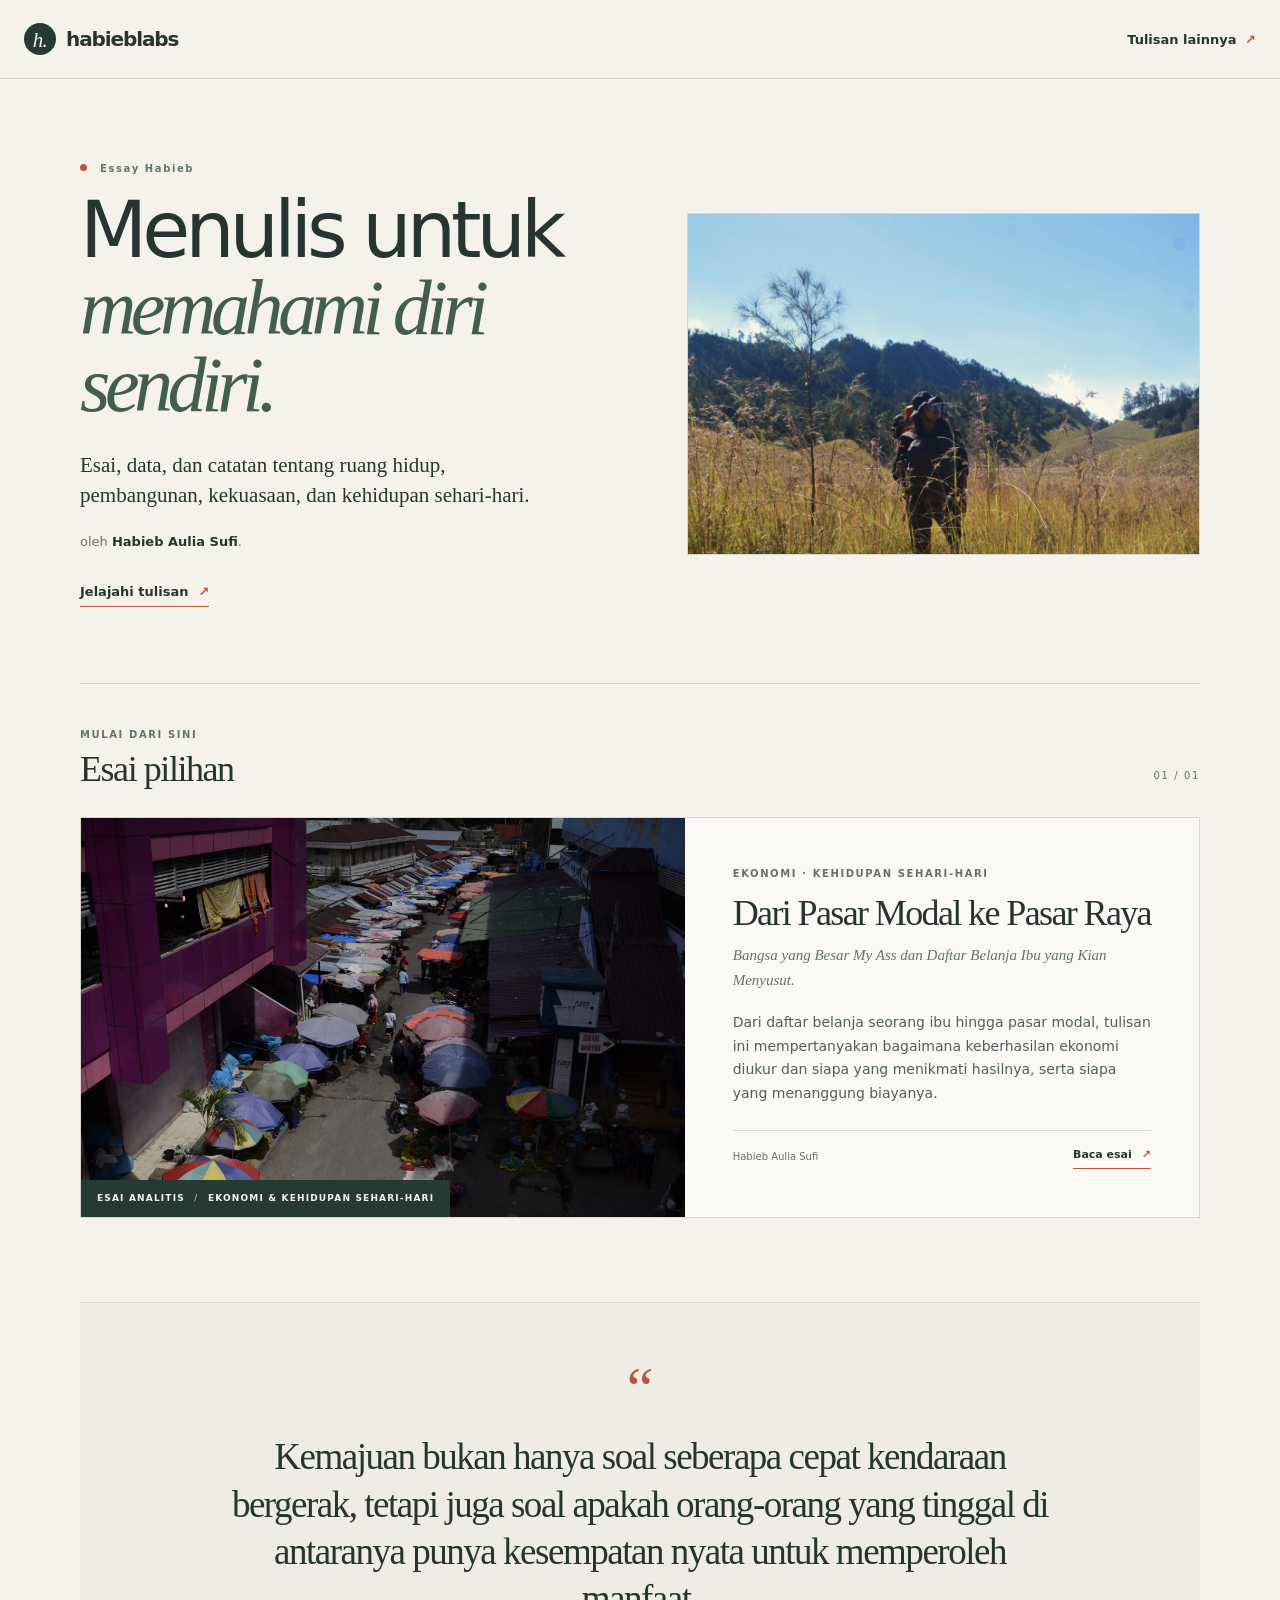
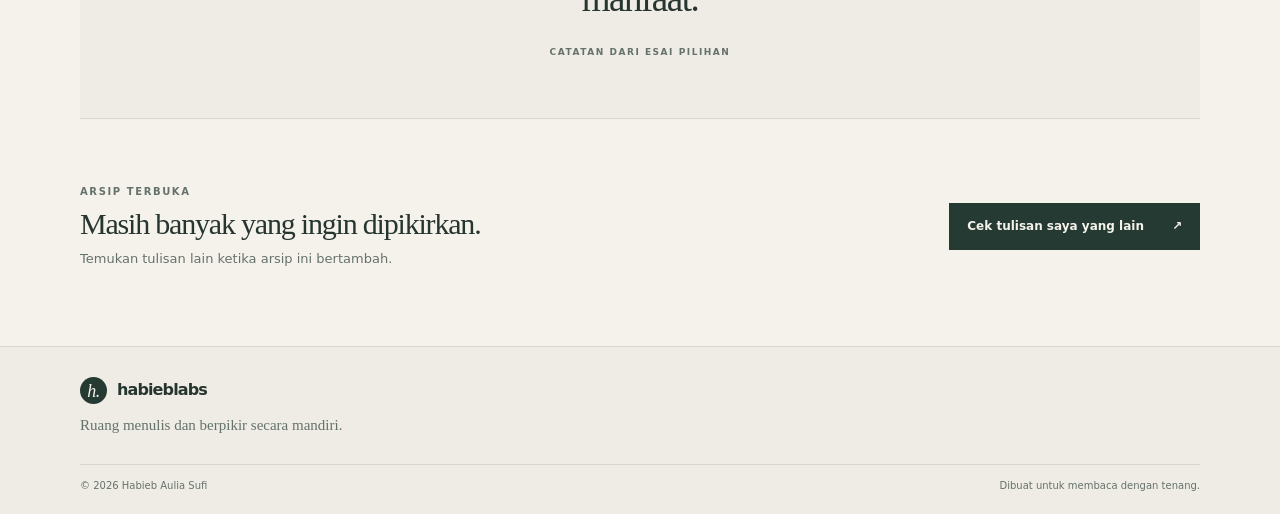
<file: index.html>
<!doctype html>
<html lang="id">
<head>
  <meta charset="utf-8">
  <meta name="viewport" content="width=device-width, initial-scale=1">
  <title>habieblabs — Esai dan catatan Habieb Aulia Sufi</title>
  <meta name="description" content="Esai, data, dan catatan Habieb Aulia Sufi tentang ruang hidup, pembangunan, kekuasaan, dan kehidupan sehari-hari.">
  <meta name="theme-color" content="#f5f2eb">
  <meta property="og:type" content="website">
  <meta property="og:title" content="habieblabs — Esai dan catatan Habieb Aulia Sufi">
  <meta property="og:description" content="Esai, data, dan catatan tentang dunia yang kita tinggali.">
  <meta property="og:url" content="https://habieblabs.github.io/">
  <meta property="og:image" content="https://habieblabs.github.io/assets/og-home.png">
  <link rel="icon" href="/assets/favicon.svg" type="image/svg+xml">
  <link rel="stylesheet" href="/assets/styles.css">
  <script defer src="/assets/site.js"></script>
</head>
<body class="home-page">
  <a class="skip-link" href="#main">Lewati ke konten</a>
  <header class="site-header"><div class="header-inner"><a class="brand" href="/" aria-label="Habieblabs, beranda"><span class="brand-mark">h.</span><span class="brand-name">habieblabs</span></a>
<nav class="nav" aria-label="Navigasi utama"><a href="/tulisan/">Tulisan lainnya <span aria-hidden="true">↗</span></a></nav></div></header>
  <main id="main">
    <section class="home-hero wrap">
      <div class="hero-copy">
        <p class="eyebrow"><span class="eyebrow-dot"></span> Essay Habieb</p>
        <h1>Menulis untuk<br><em>memahami diri sendiri.</em></h1>
        <p class="hero-intro">Esai, data, dan catatan tentang ruang hidup, pembangunan, kekuasaan, dan kehidupan sehari-hari.</p>
        <p class="hero-byline">oleh <strong>Habieb Aulia Sufi</strong>.</p>
        <a class="text-link hero-link" href="/tulisan/">Jelajahi tulisan <span aria-hidden="true">↗</span></a>
      </div>
      <div class="hero-art hero-photo"
           aria-label="Foto Habieb Aulia Sufi di alam terbuka"
           style="min-height:0;height:auto;overflow:hidden;background:transparent;">
        <img
          src="/assets/homepage_photo_diri.JPG"
          alt="Habieb Aulia Sufi di tengah lanskap pegunungan"
          style="display:block;width:100%;height:auto;max-height:none;aspect-ratio:auto;object-fit:contain;object-position:center;"
        >
      </div>
    </section>

    
    <section class="featured-section wrap" aria-labelledby="featured-title">
      <div class="section-heading">
        <div>
          <p class="eyebrow">MULAI DARI SINI</p>
          <h2 id="featured-title">Esai pilihan</h2>
        </div>
        <span class="section-index">01 / 01</span>
      </div>
    
      <article class="featured-card">
        <a class="featured-visual"
           href="/tulisan/dari-pasar-modal-ke-pasar-raya.html"
           aria-label="Baca esai Dari Pasar Modal ke Pasar Raya">
    
          <img
            src="/assets/pasar-raya-cover.webp"
            alt="Suasana Pasar Raya Padang dari atas, dengan lapak dan payung pedagang."
            loading="lazy"
            decoding="async"
          >
    
          <span class="visual-caption">
            ESAI ANALITIS <span> / </span> EKONOMI & KEHIDUPAN SEHARI-HARI
          </span>
        </a>
    
        <div class="featured-copy">
          <p class="eyebrow">EKONOMI · KEHIDUPAN SEHARI-HARI</p>
    
          <h3>
            <a href="/tulisan/dari-pasar-modal-ke-pasar-raya.html">
              Dari Pasar Modal ke Pasar Raya
            </a>
          </h3>
    
          <p class="featured-subtitle">
            <em>Bangsa yang Besar My Ass dan Daftar Belanja Ibu yang Kian Menyusut.</em>
          </p>
    
          <p class="featured-excerpt">
            Dari daftar belanja seorang ibu hingga pasar modal, tulisan ini
            mempertanyakan bagaimana keberhasilan ekonomi diukur dan siapa
            yang menikmati hasilnya, serta siapa yang menanggung biayanya.
          </p>
    
          <div class="card-meta">
            <span>Habieb Aulia Sufi</span>
            <a class="text-link"
               href="/tulisan/dari-pasar-modal-ke-pasar-raya.html">
              Baca esai <span aria-hidden="true">↗</span>
            </a>
          </div>
        </div>
      </article>
    </section>


    <section class="note-section wrap">
      <div class="note-mark">“</div>
      <blockquote>Kemajuan bukan hanya soal seberapa cepat kendaraan bergerak, tetapi juga soal apakah orang-orang yang tinggal di antaranya punya kesempatan nyata untuk memperoleh manfaat.</blockquote>
      <p class="note-credit">CATATAN DARI ESAI PILIHAN</p>
    </section>
    <section class="archive-teaser wrap"><div><p class="eyebrow">ARSIP TERBUKA</p><h2>Masih banyak yang ingin dipikirkan.</h2><p>Temukan tulisan lain ketika arsip ini bertambah.</p></div><a class="button-link" href="/tulisan/">Cek tulisan saya yang lain <span aria-hidden="true">↗</span></a></section>
  </main>
  <footer class="site-footer"><div class="footer-inner"><a class="brand footer-brand" href="/"><span class="brand-mark">h.</span><span class="brand-name">habieblabs</span></a><p>Ruang menulis dan berpikir secara mandiri.</p><div class="footer-bottom"><span>© <span data-year>2026</span> Habieb Aulia Sufi</span><span>Dibuat untuk membaca dengan tenang.</span></div></div></footer>
</body>
</html>
</file>
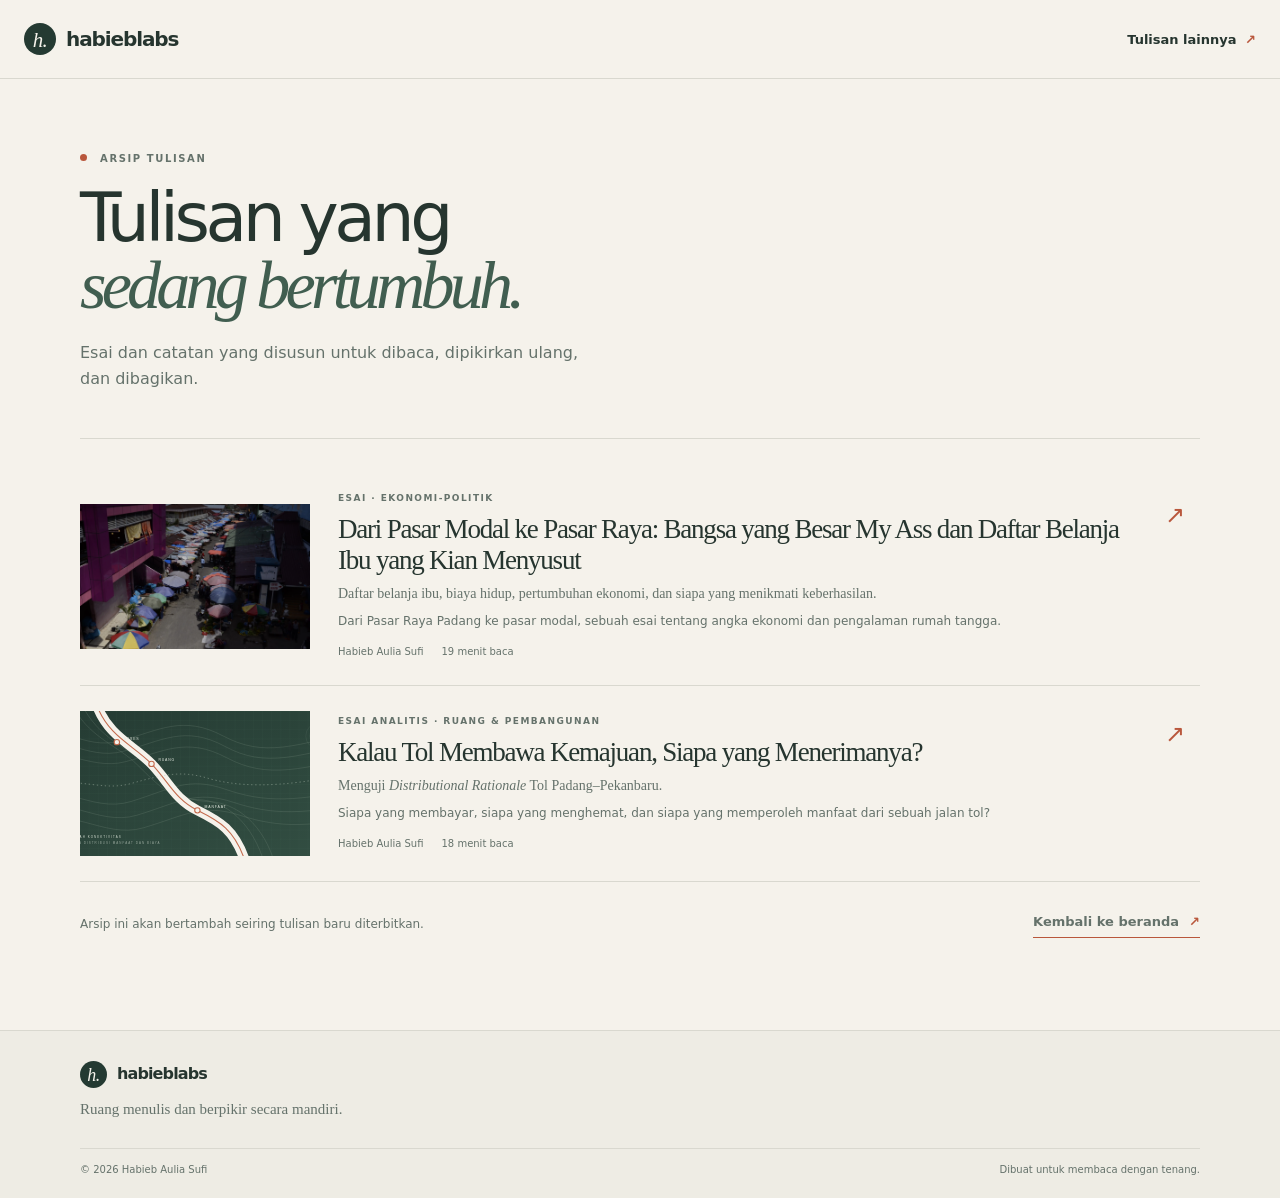
<file: tulisan/index.html>
<!doctype html>
<html lang="id"><head>
<meta charset="utf-8"><meta name="viewport" content="width=device-width, initial-scale=1">
<title>Tulisan — habieblabs</title><meta name="description" content="Arsip esai dan catatan Habieb Aulia Sufi.">
<meta name="theme-color" content="#f5f2eb"><link rel="icon" href="/assets/favicon.svg" type="image/svg+xml"><link rel="stylesheet" href="/assets/styles.css"><script defer src="/assets/site.js"></script>
<meta property="og:type" content="website"><meta property="og:title" content="Tulisan — habieblabs"><meta property="og:description" content="Arsip esai dan catatan Habieb Aulia Sufi."><meta property="og:url" content="https://habieblabs.github.io/tulisan/">
</head><body><a class="skip-link" href="#main">Lewati ke konten</a><header class="site-header"><div class="header-inner"><a class="brand" href="/" aria-label="Habieblabs, beranda"><span class="brand-mark">h.</span><span class="brand-name">habieblabs</span></a>
<nav class="nav" aria-label="Navigasi utama"><a href="/tulisan/">Tulisan lainnya <span aria-hidden="true">↗</span></a></nav></div></header>
<main id="main" class="wrap archive-page"><div class="page-intro"><p class="eyebrow"><span class="eyebrow-dot"></span> ARSIP TULISAN</p><h1>Tulisan yang<br><em>sedang bertumbuh.</em></h1><p>Esai dan catatan yang disusun untuk dibaca, dipikirkan ulang, dan dibagikan.</p></div>
<div class="archive-list"><article class="archive-item"><a class="archive-thumb" href="/tulisan/dari-pasar-modal-ke-pasar-raya.html"><img src="/assets/pasar-raya-cover.webp" alt="Pasar Raya Padang dilihat dari atas, dengan lapak pedagang dan payung-payung." width="2048" height="1356" loading="lazy" decoding="async"></a><div class="archive-item-copy"><p class="eyebrow">ESAI · EKONOMI-POLITIK</p><h2><a href="/tulisan/dari-pasar-modal-ke-pasar-raya.html">Dari Pasar Modal ke Pasar Raya: Bangsa yang Besar My Ass dan Daftar Belanja Ibu yang Kian Menyusut</a></h2><p class="archive-subtitle">Daftar belanja ibu, biaya hidup, pertumbuhan ekonomi, dan siapa yang menikmati keberhasilan.</p><p>Dari Pasar Raya Padang ke pasar modal, sebuah esai tentang angka ekonomi dan pengalaman rumah tangga.</p><div class="archive-meta"><span>Habieb Aulia Sufi</span><span>19 menit baca</span></div></div><a class="archive-arrow" href="/tulisan/dari-pasar-modal-ke-pasar-raya.html" aria-label="Baca esai">↗</a></article><article class="archive-item"><a class="archive-thumb" href="/tulisan/kalau-tol-membawa-kemajuan.html"><img src="/assets/cover-tol.svg" alt="Ilustrasi abstrak jalan dan lanskap" width="480" height="240"></a><div class="archive-item-copy"><p class="eyebrow">ESAI ANALITIS <span>·</span> RUANG & PEMBANGUNAN</p><h2><a href="/tulisan/kalau-tol-membawa-kemajuan.html">Kalau Tol Membawa Kemajuan, Siapa yang Menerimanya?</a></h2><p class="archive-subtitle">Menguji <em>Distributional Rationale</em> Tol Padang–Pekanbaru.</p><p>Siapa yang membayar, siapa yang menghemat, dan siapa yang memperoleh manfaat dari sebuah jalan tol?</p><div class="archive-meta"><span>Habieb Aulia Sufi</span><span>18 menit baca</span></div></div><a class="archive-arrow" href="/tulisan/kalau-tol-membawa-kemajuan.html" aria-label="Baca esai">↗</a></article></div>
<div class="archive-bottom"><p>Arsip ini akan bertambah seiring tulisan baru diterbitkan.</p><a class="text-link" href="/">Kembali ke beranda <span aria-hidden="true">↗</span></a></div></main><footer class="site-footer"><div class="footer-inner"><a class="brand footer-brand" href="/"><span class="brand-mark">h.</span><span class="brand-name">habieblabs</span></a><p>Ruang menulis dan berpikir secara mandiri.</p><div class="footer-bottom"><span>© <span data-year>2026</span> Habieb Aulia Sufi</span><span>Dibuat untuk membaca dengan tenang.</span></div></div></footer></body></html>
</file>
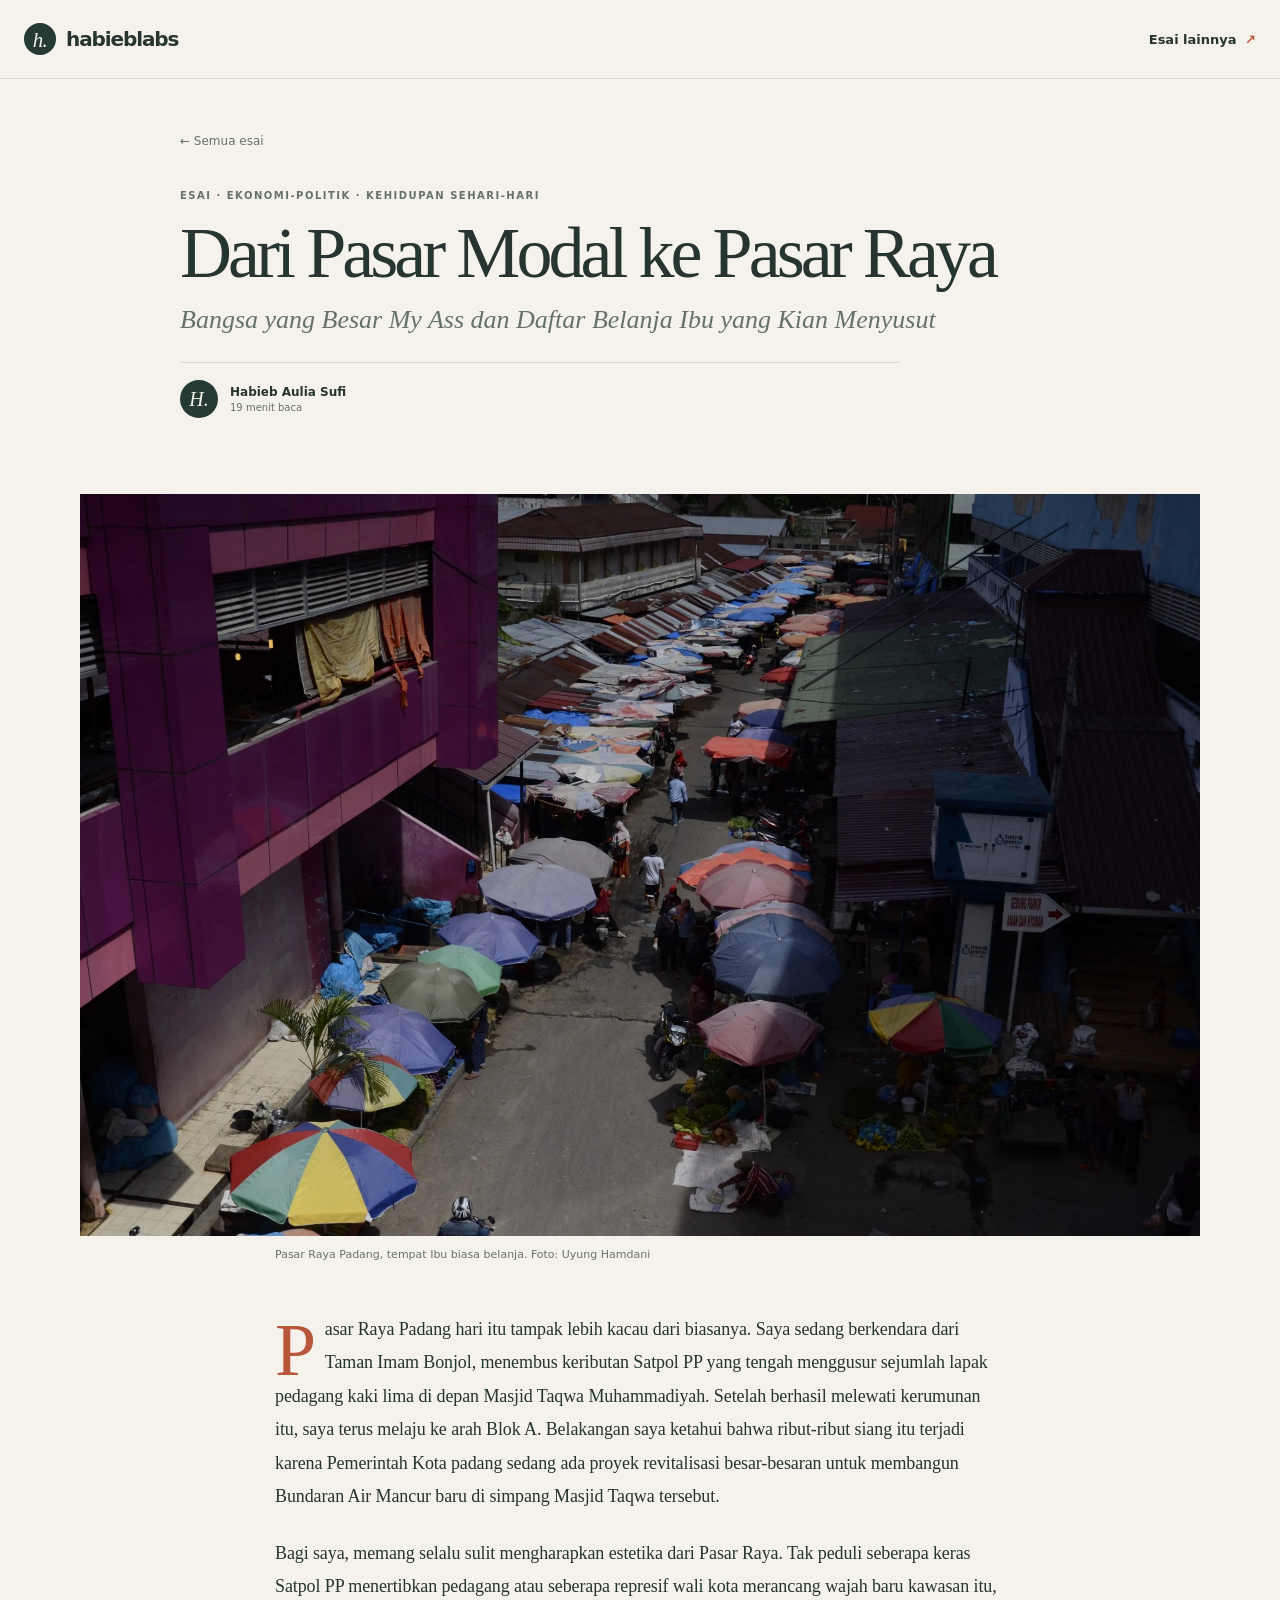
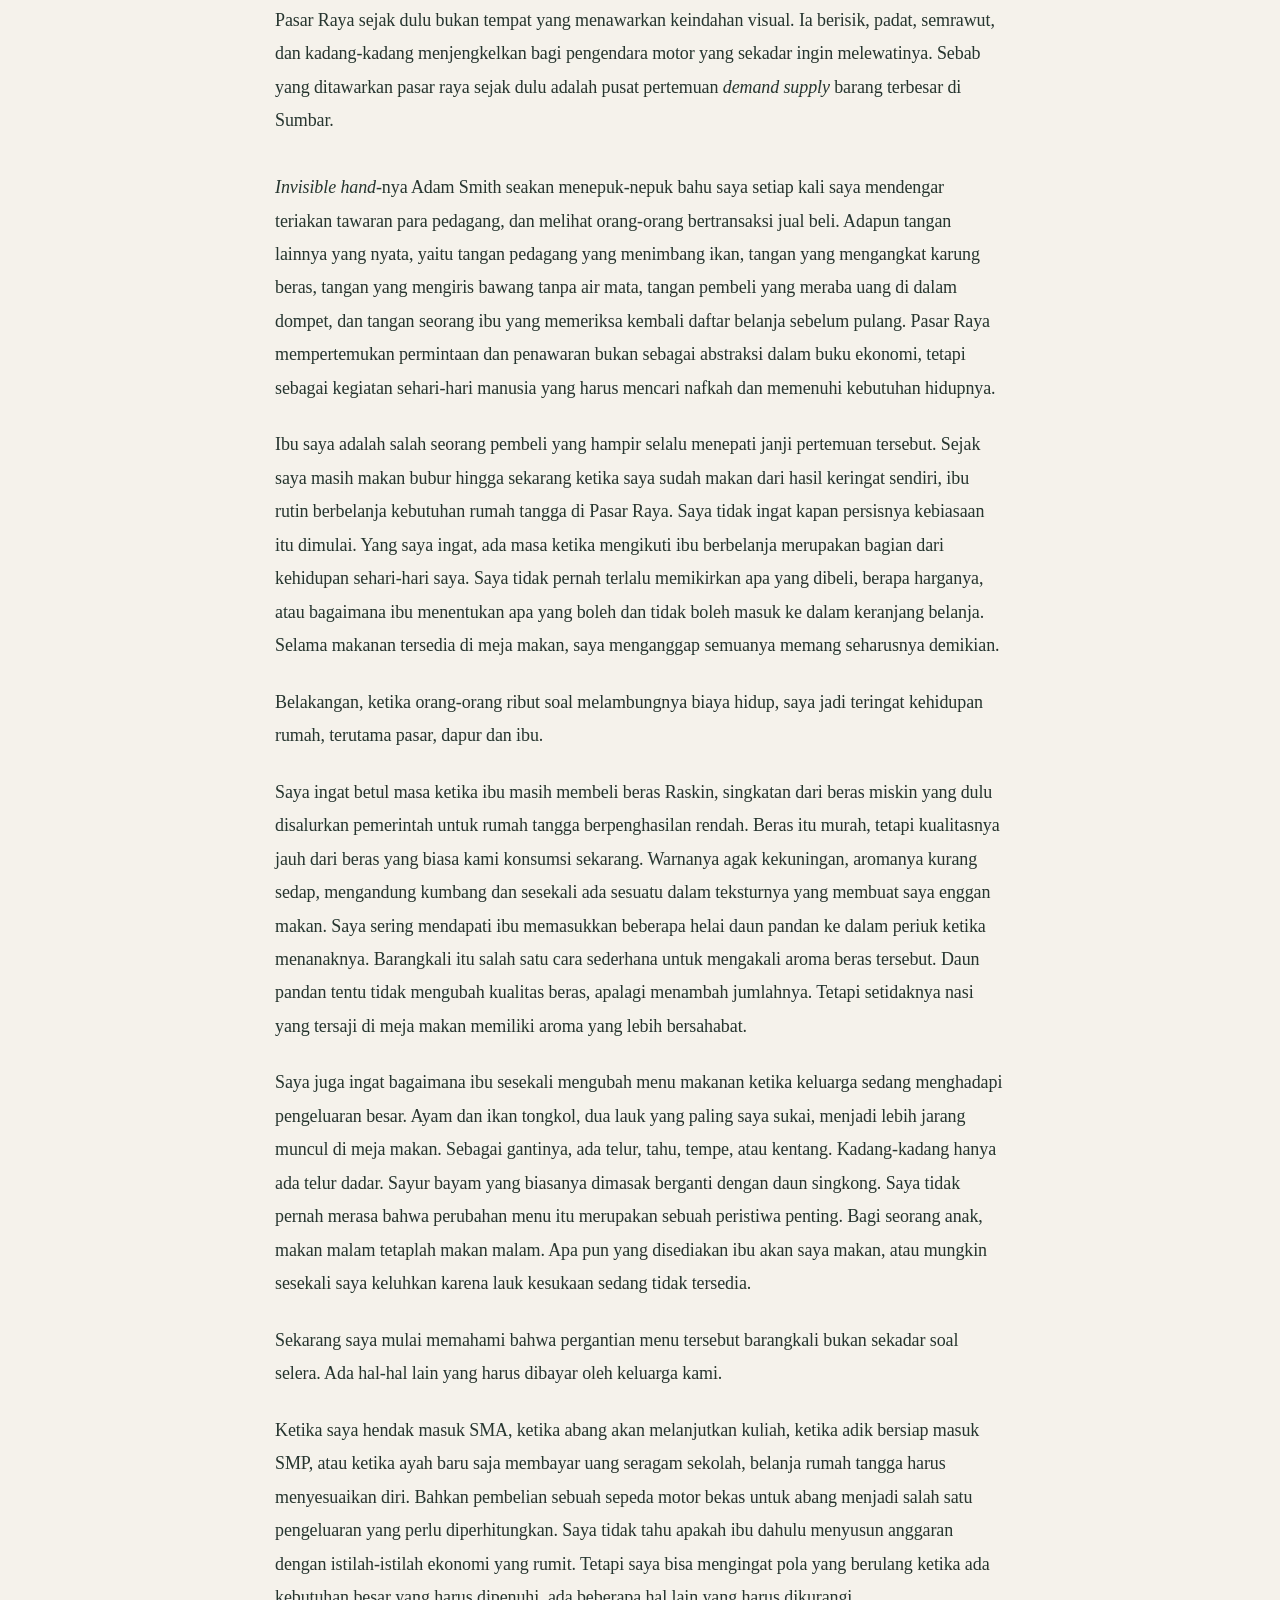
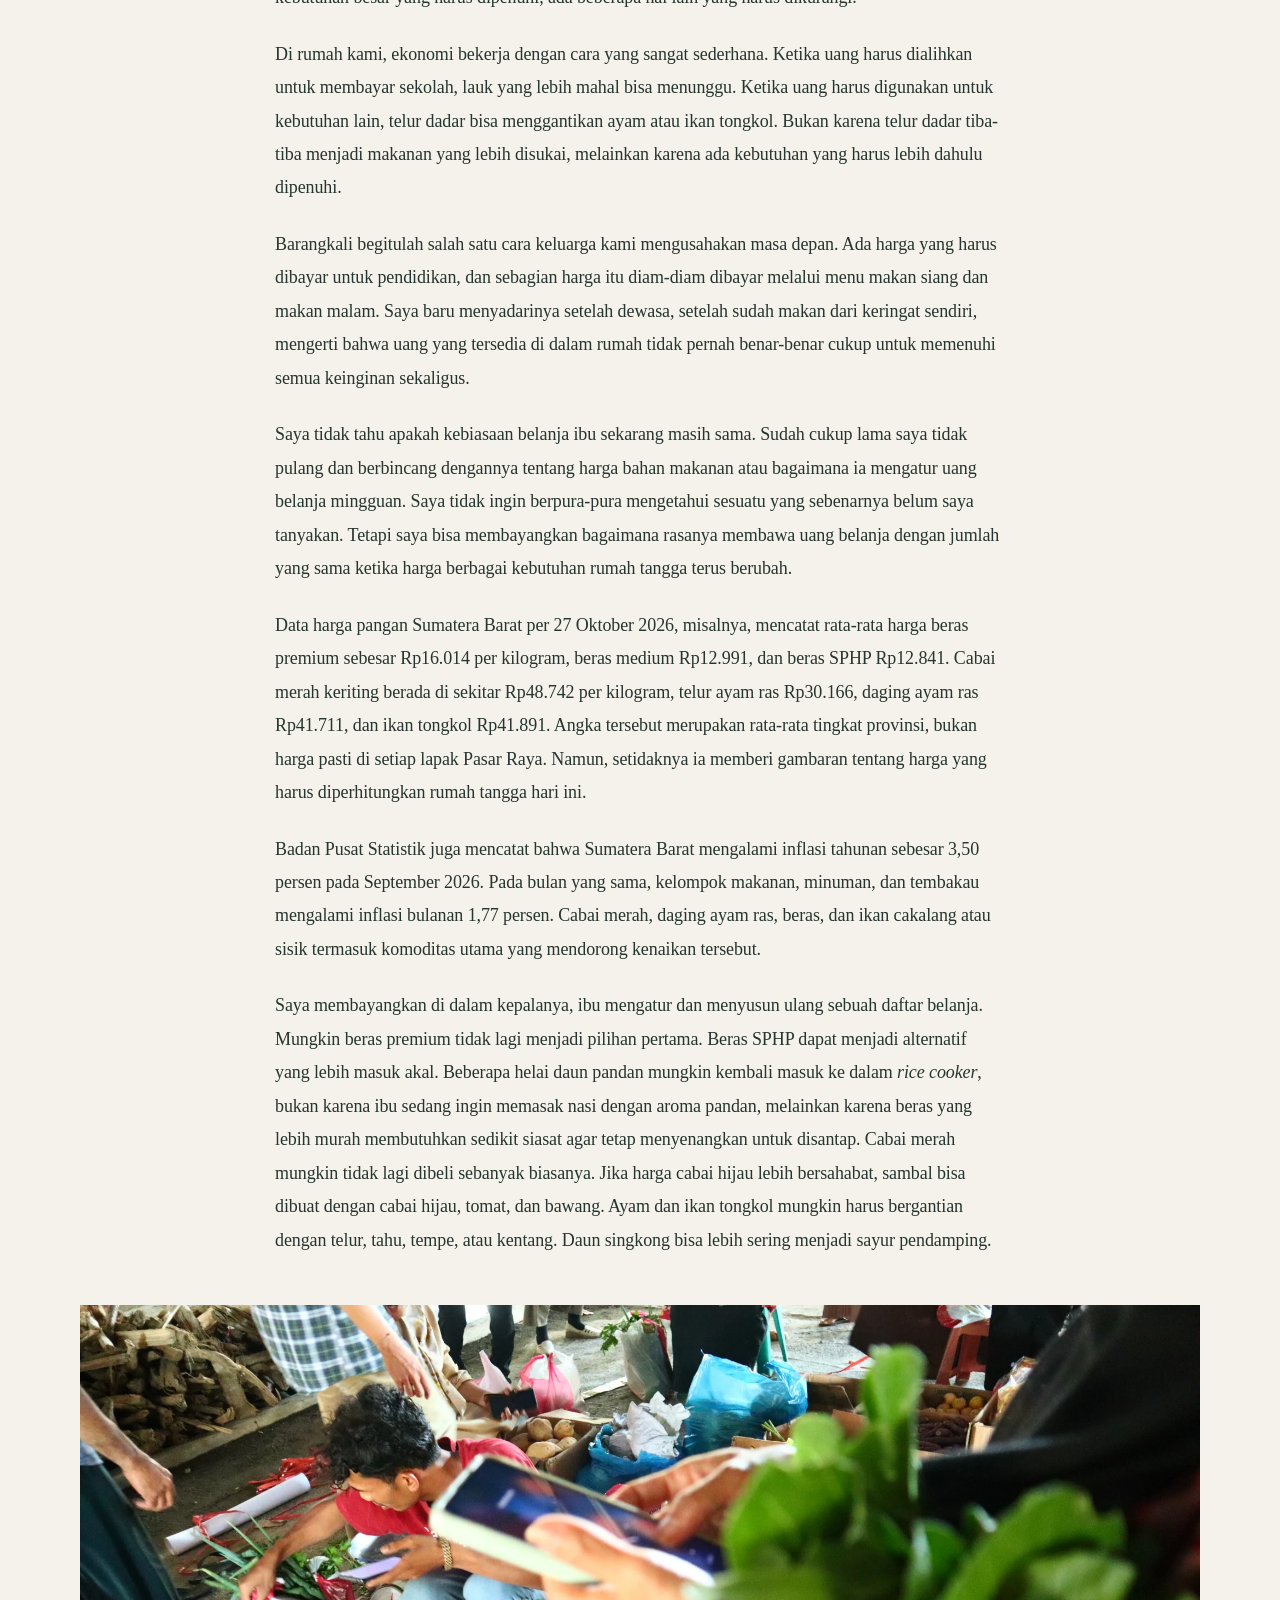
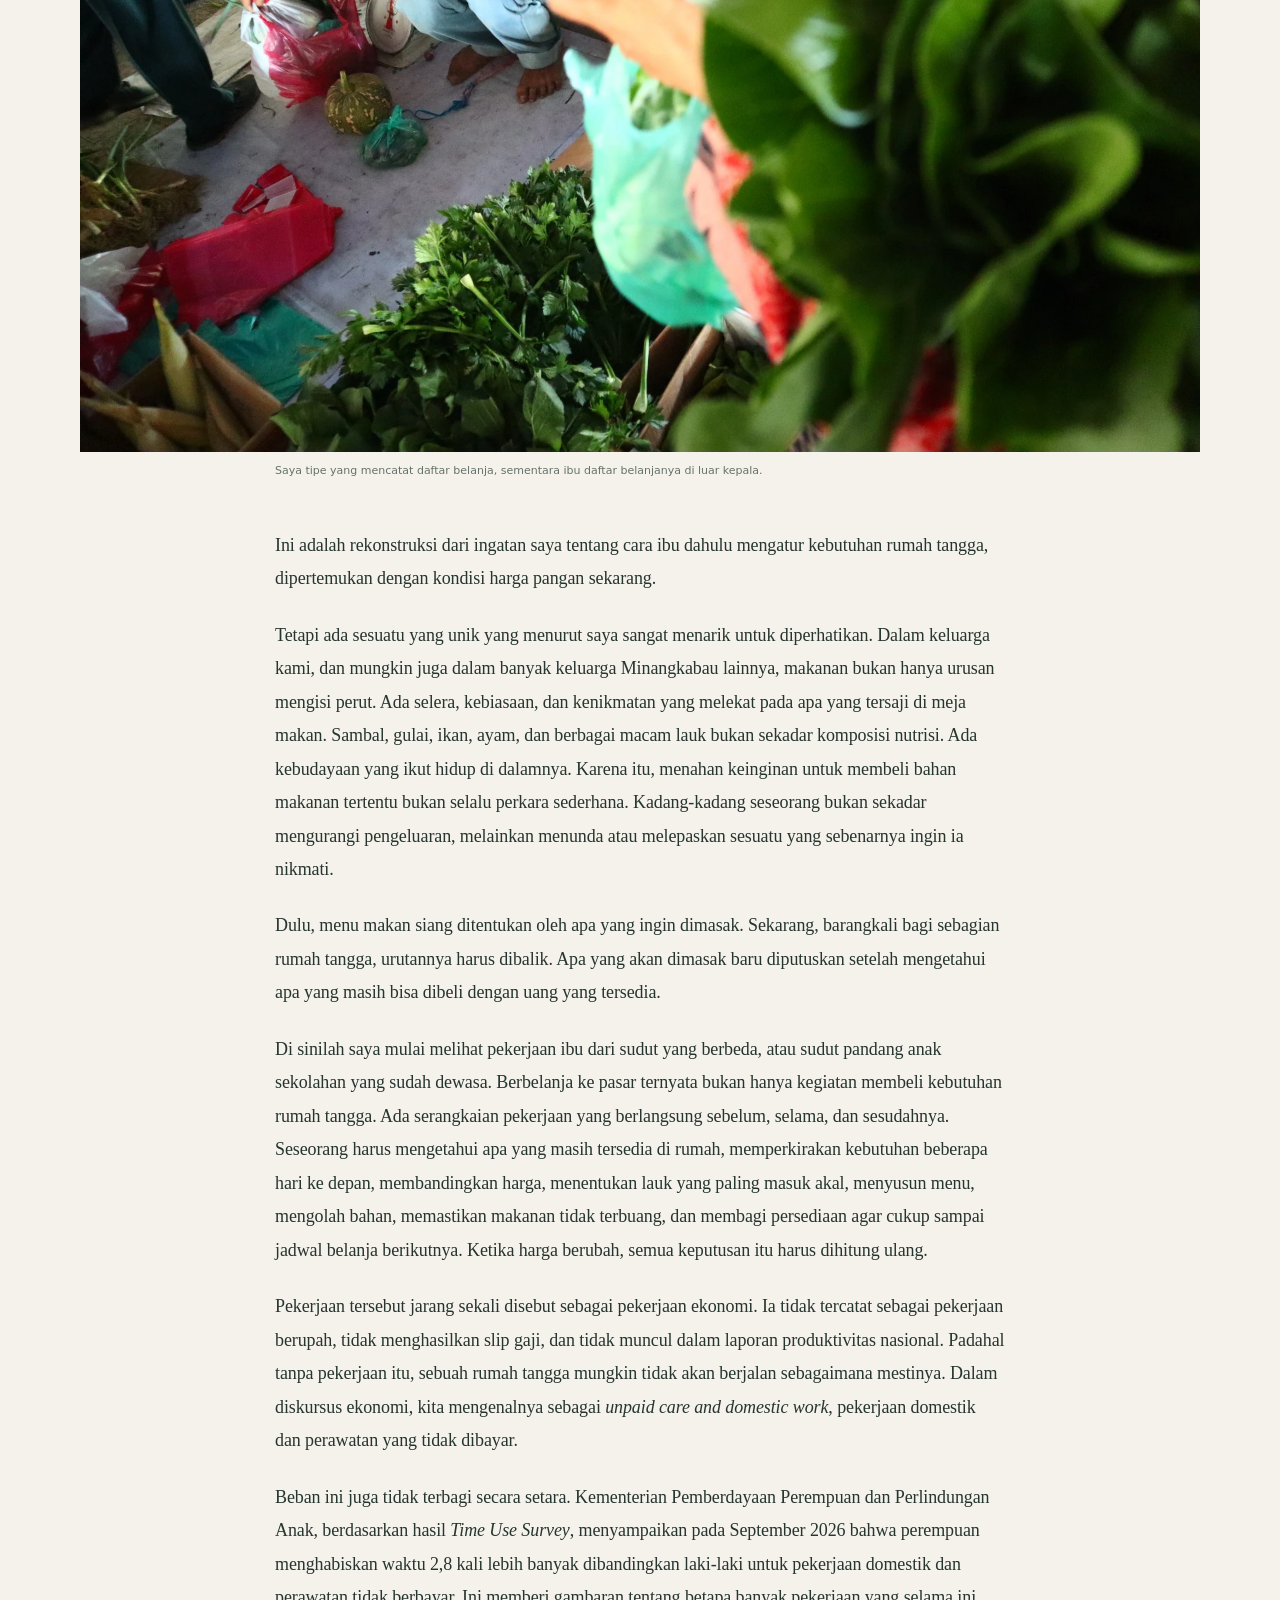
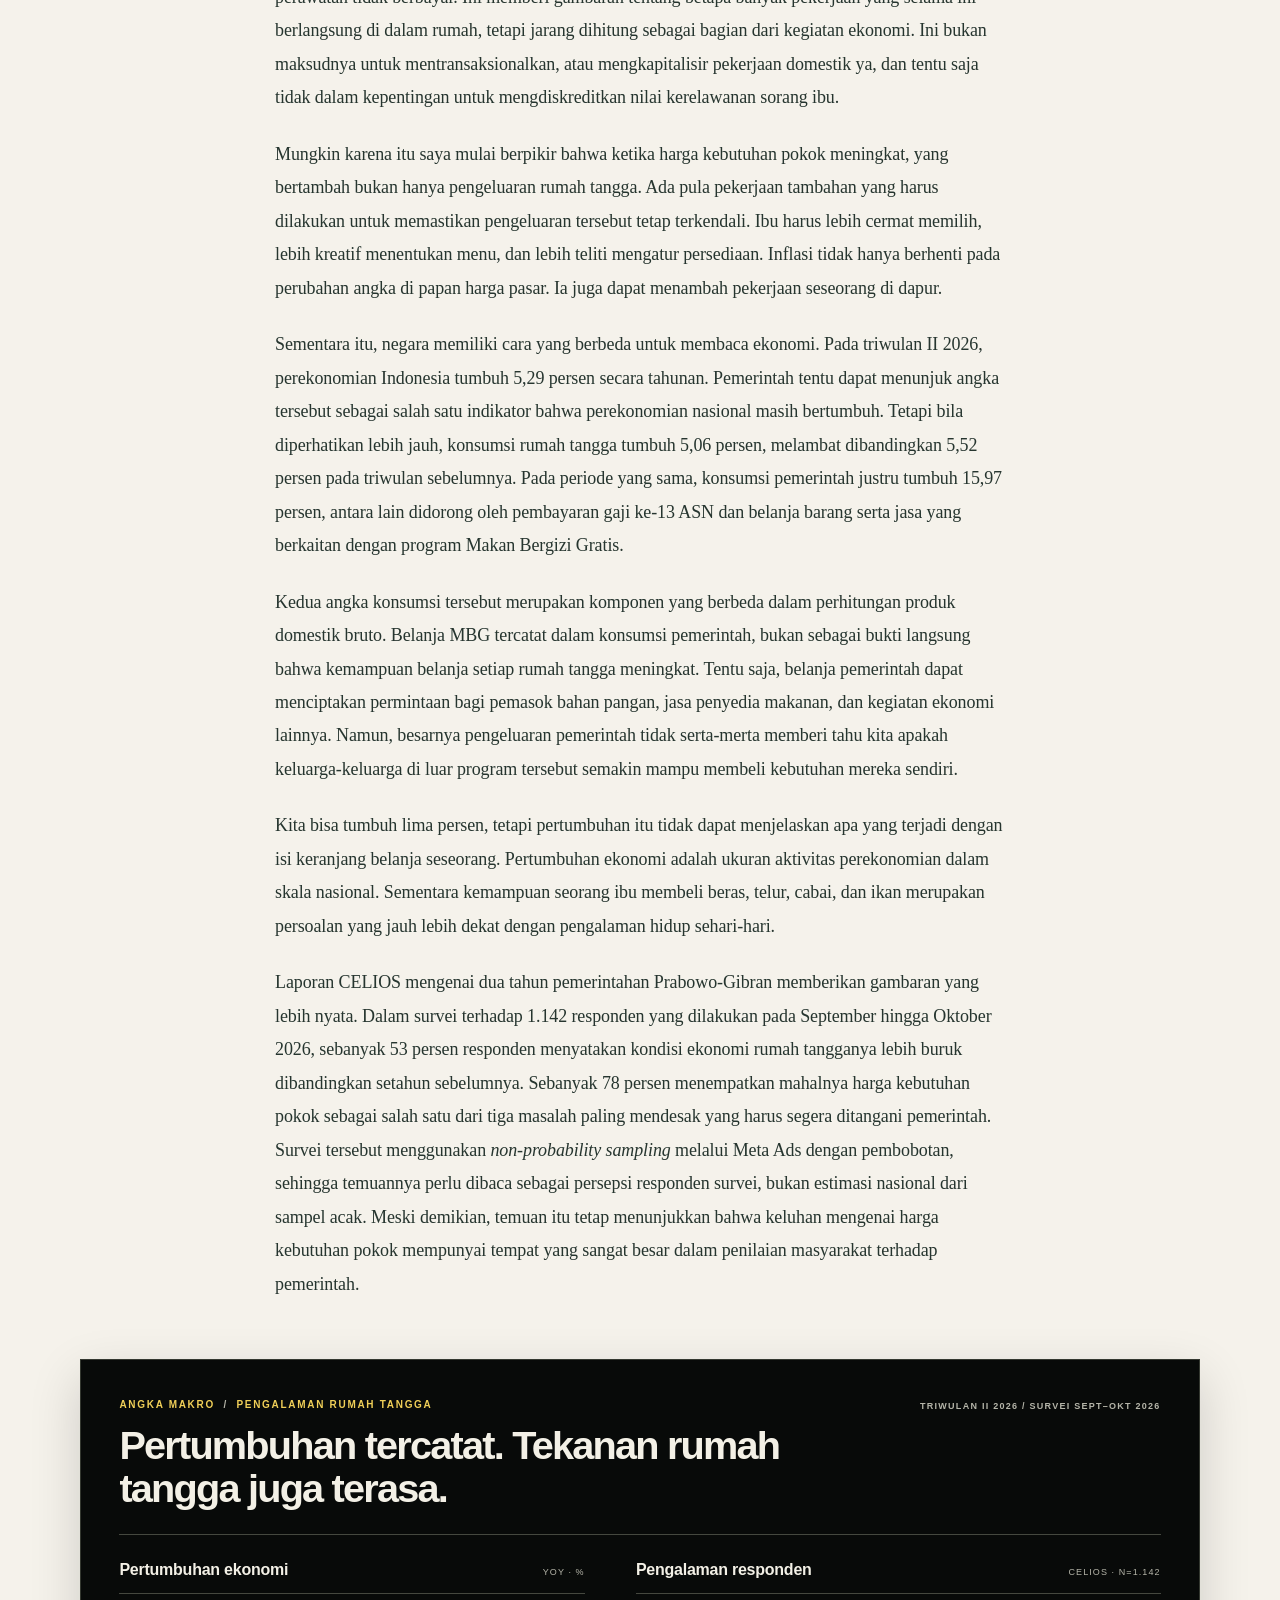
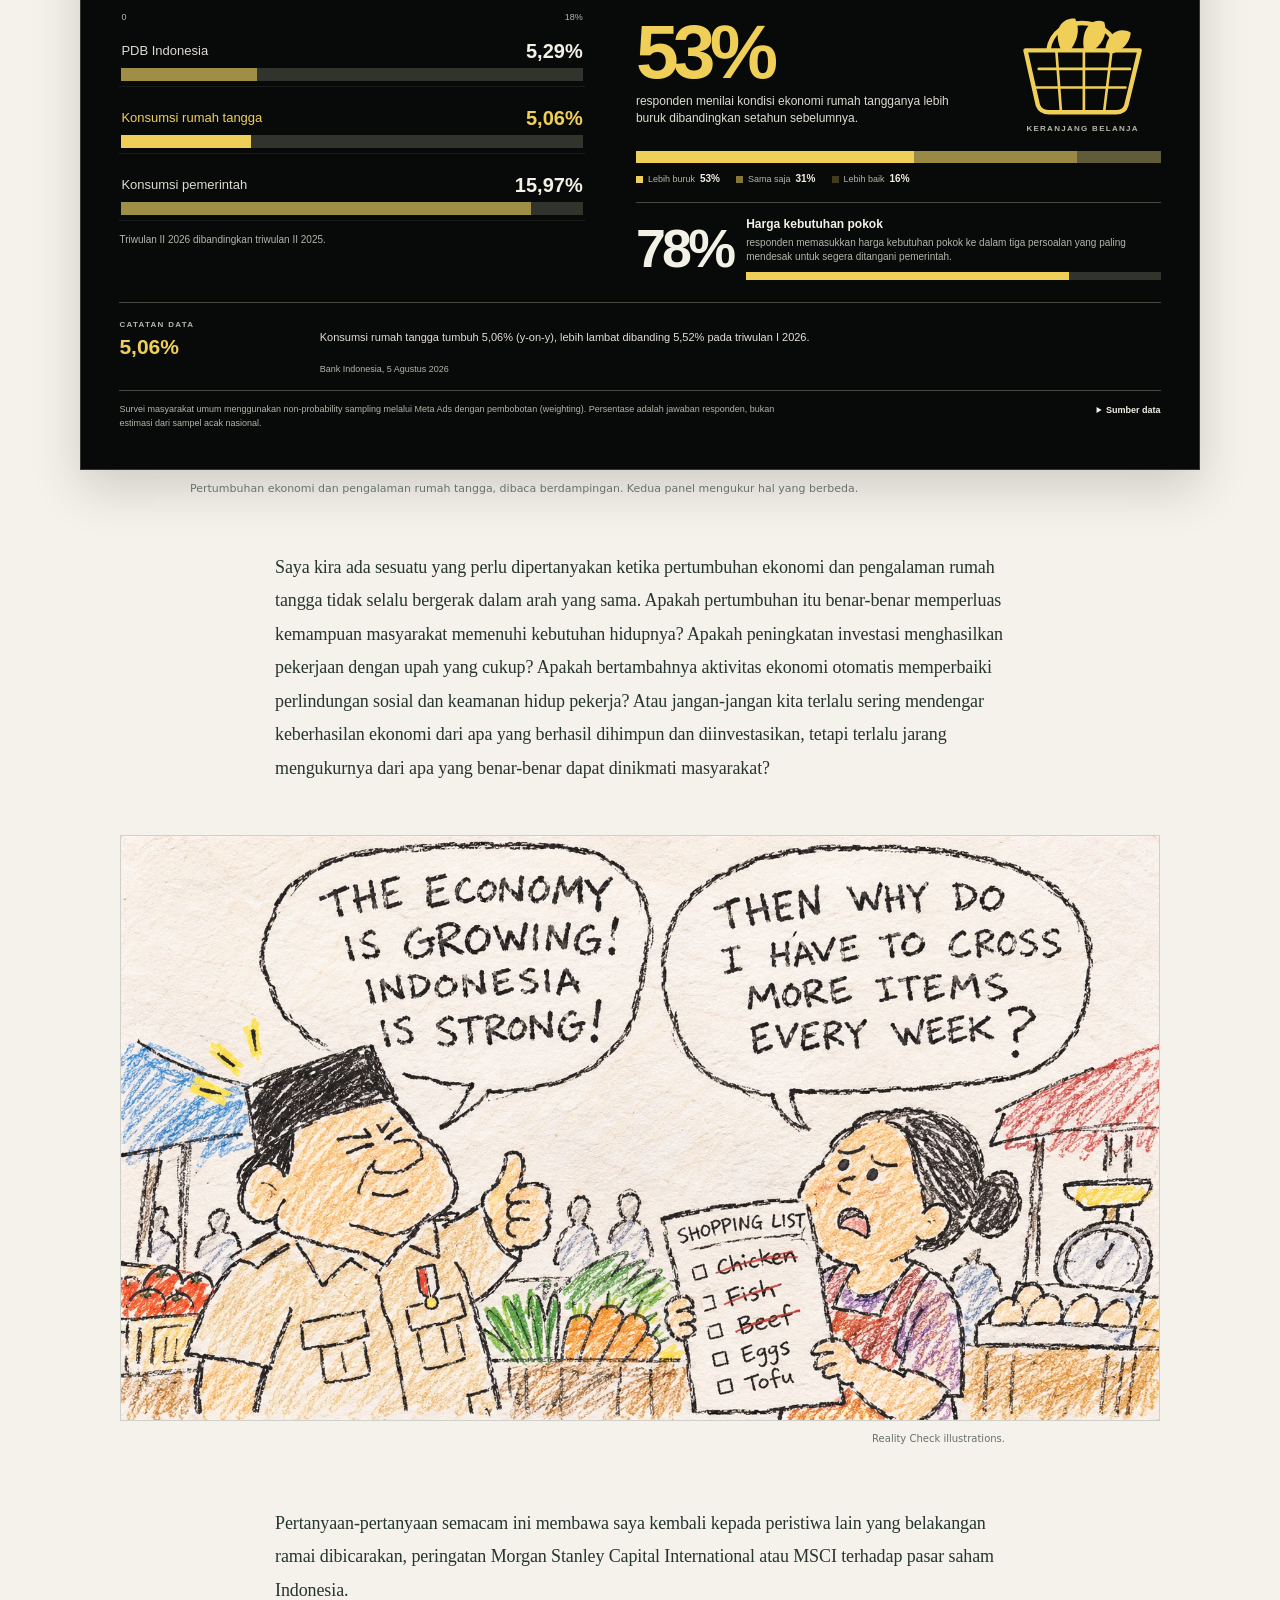
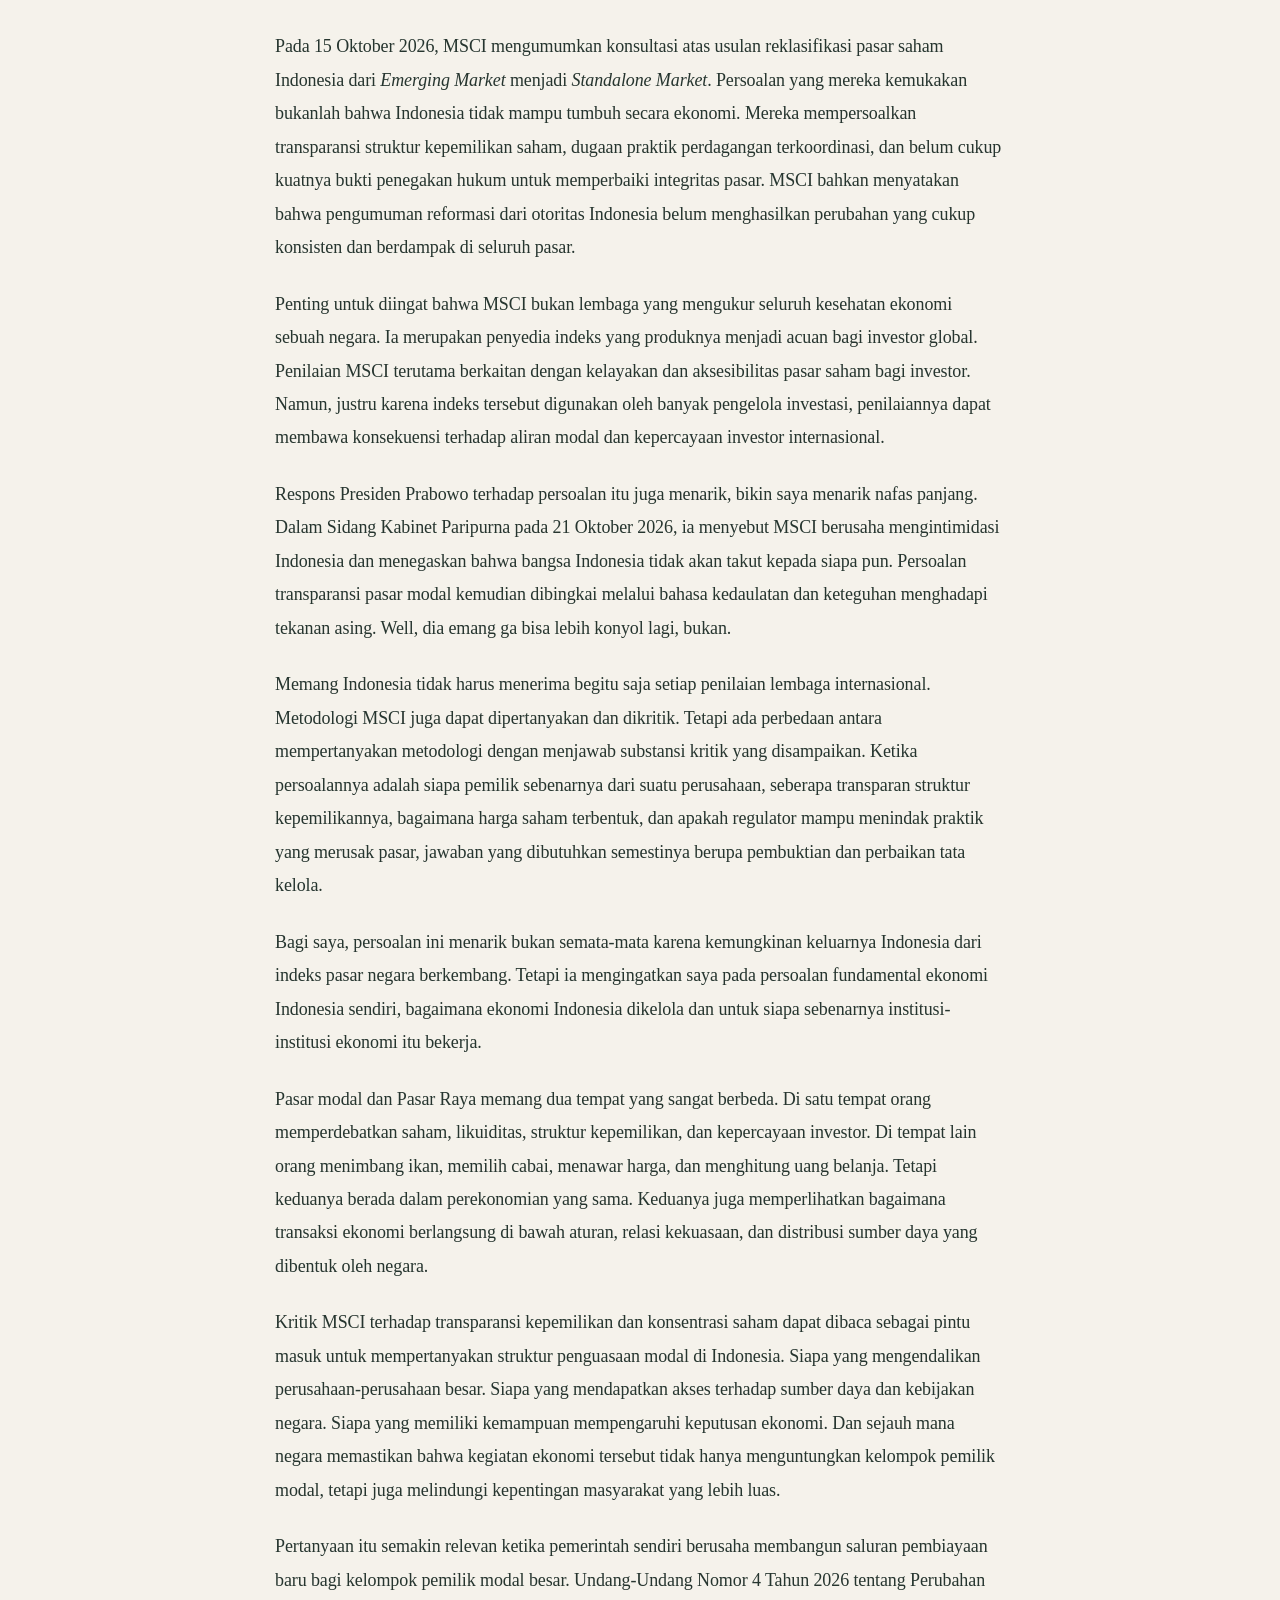
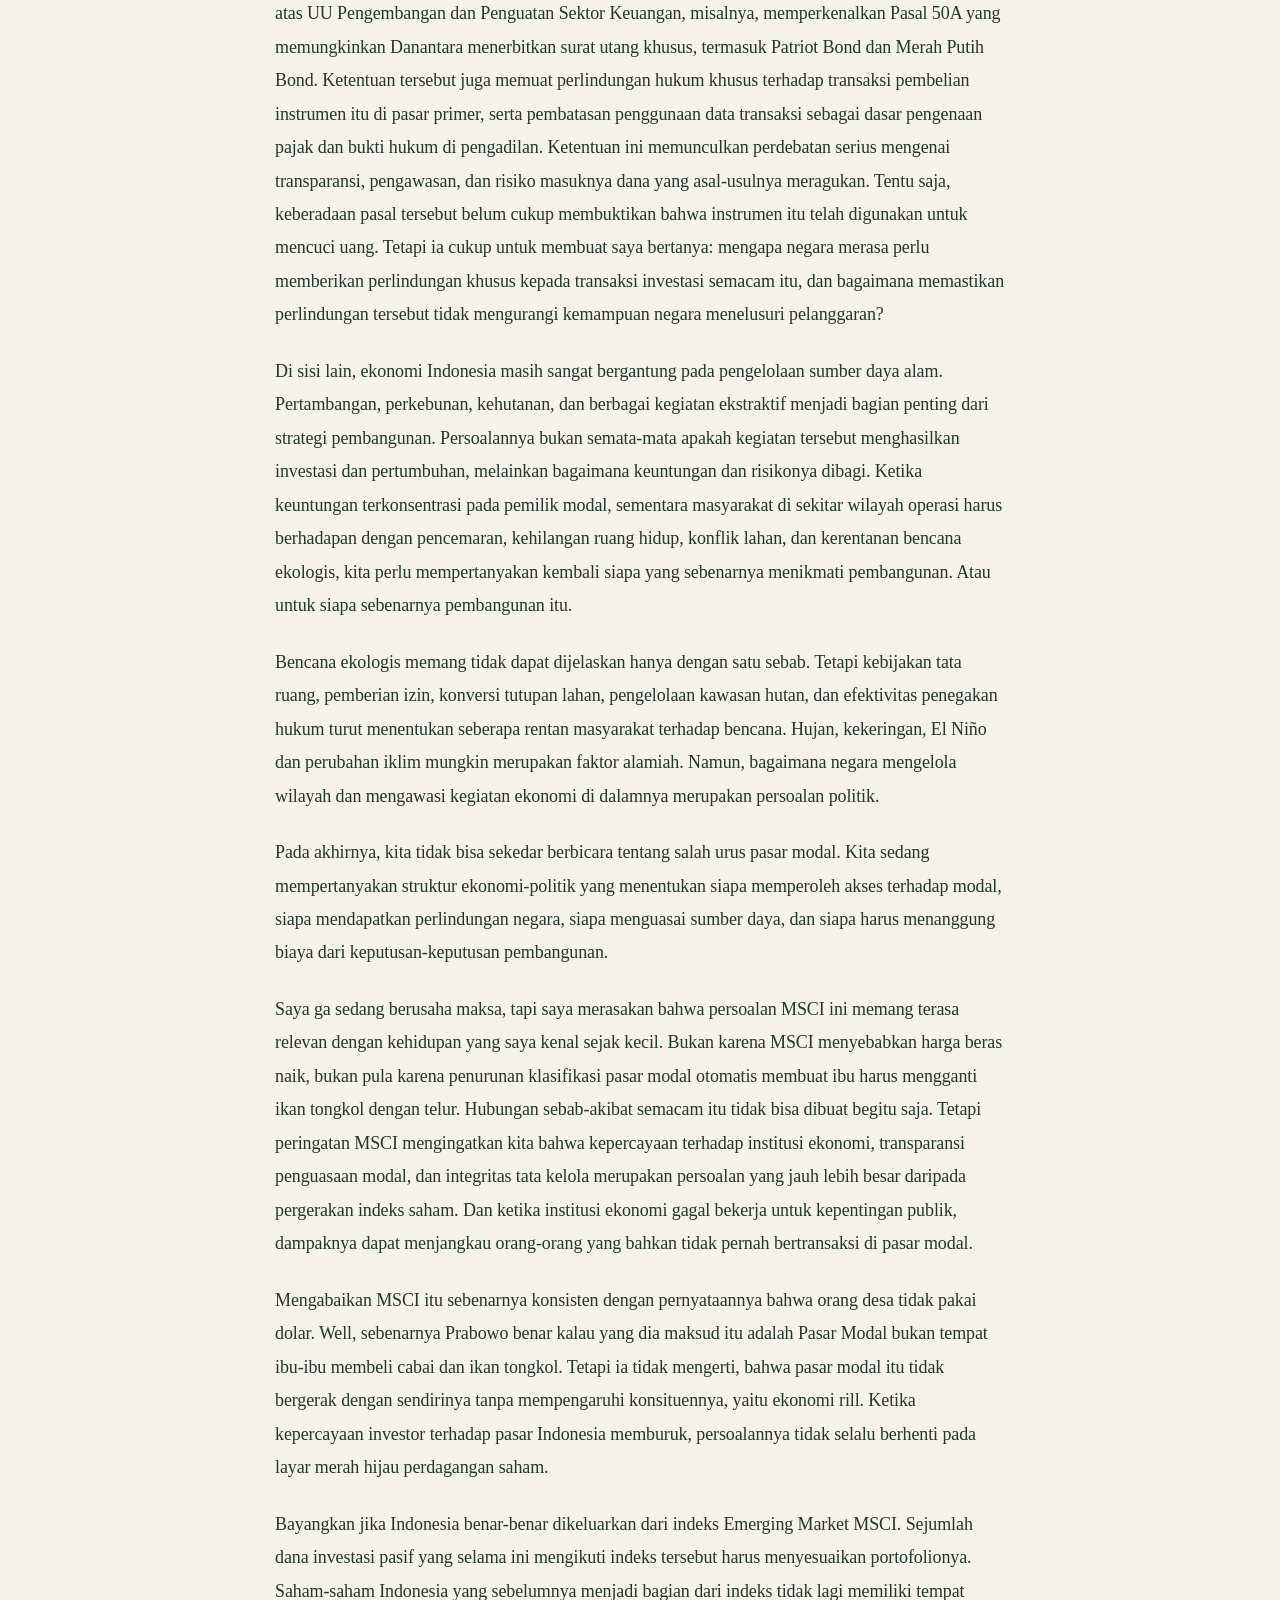
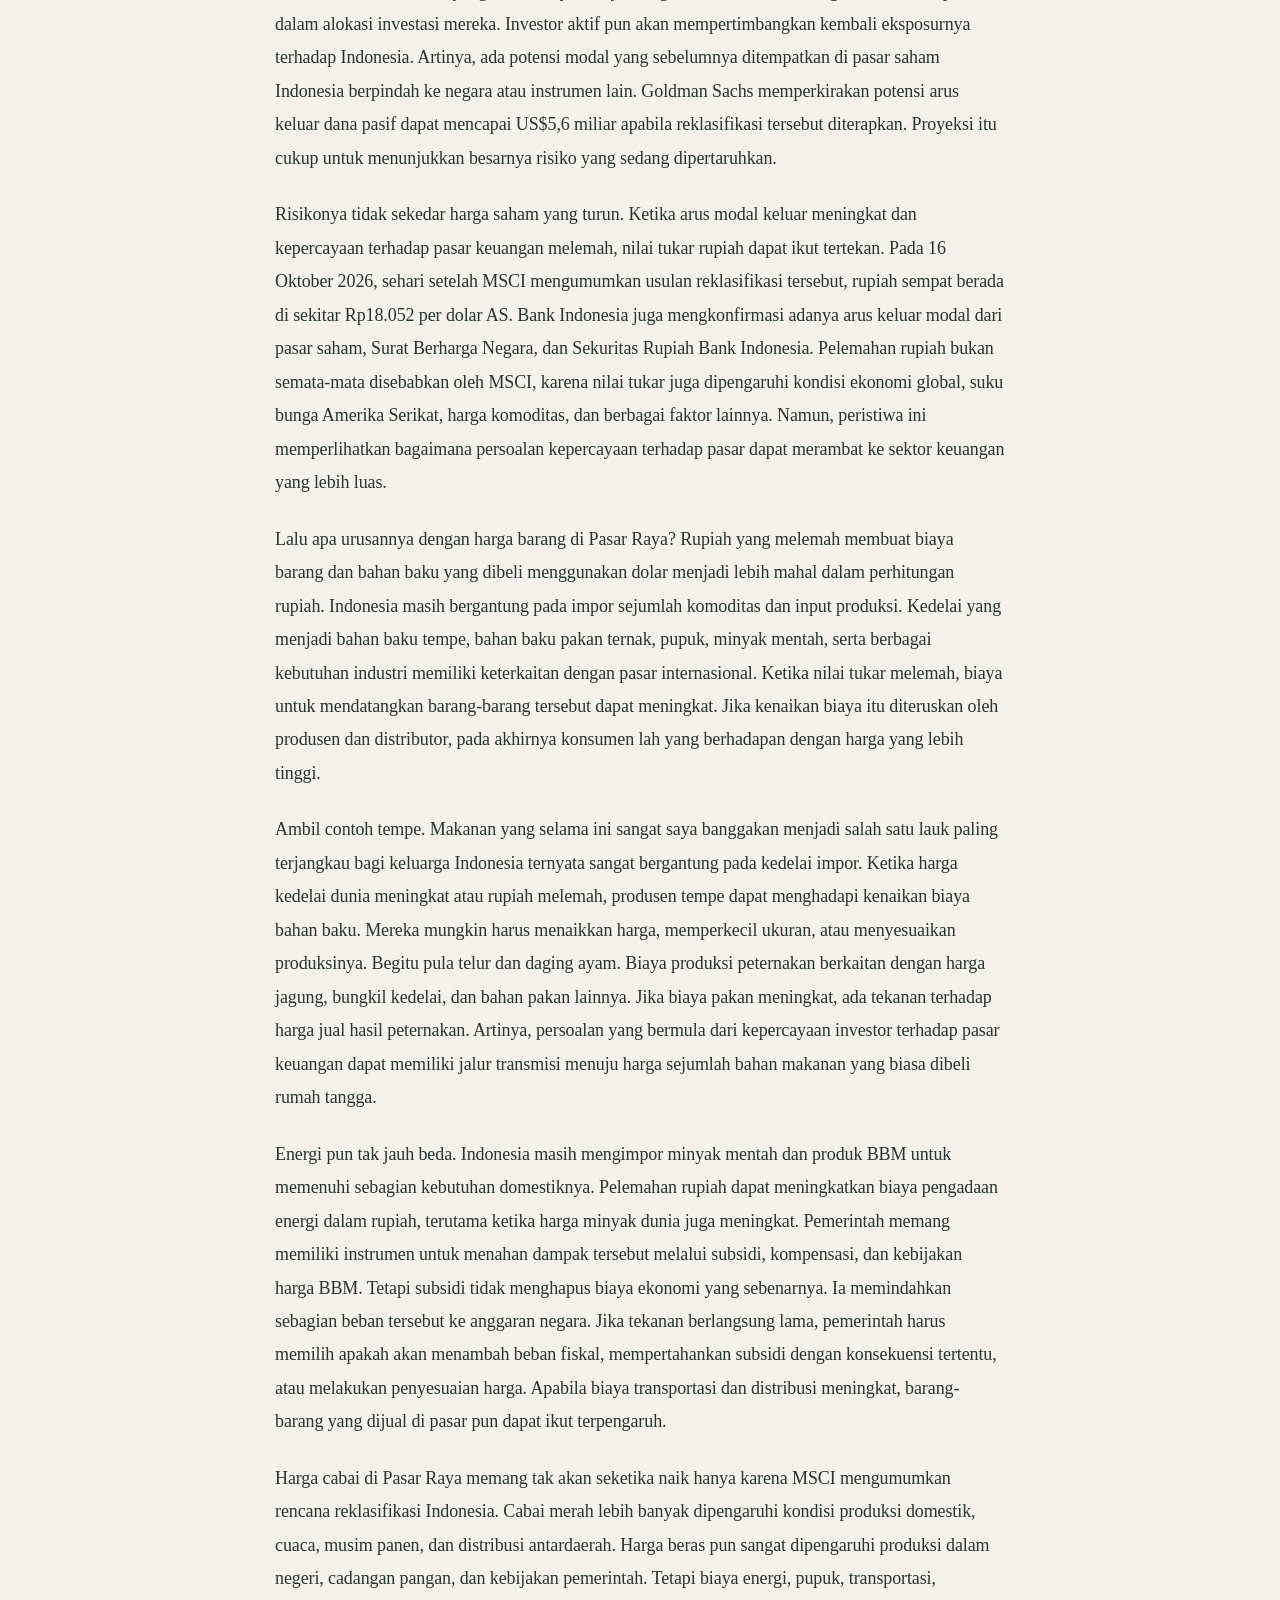
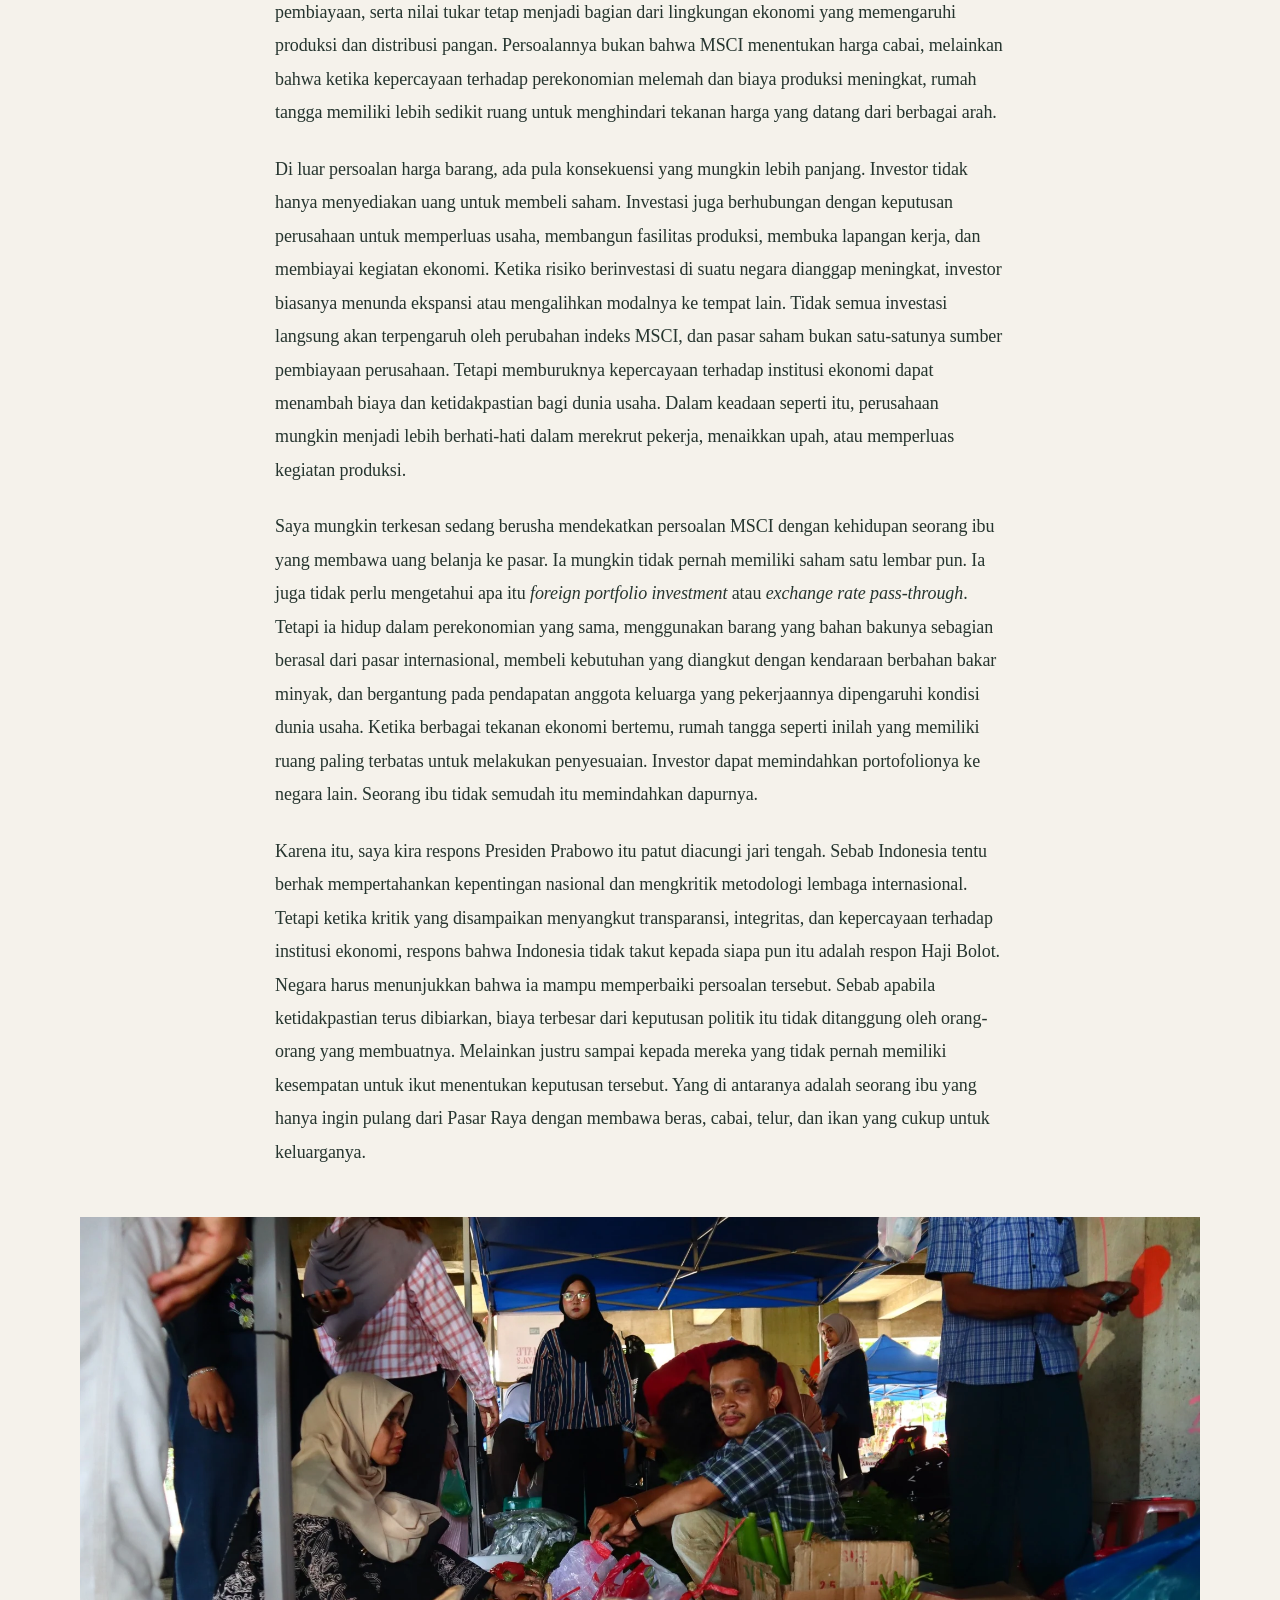
<file: tulisan/dari-pasar-modal-ke-pasar-raya.html>
<!doctype html>
<html lang="id">
<head>
  <meta charset="utf-8">
  <meta name="viewport" content="width=device-width, initial-scale=1">
  <title>Dari Pasar Modal ke Pasar Raya: Bangsa yang Besar My Ass dan Daftar Belanja Ibu yang Kian Menyusut — habieblabs</title>
  <meta name="description" content="Esai Habieb Aulia Sufi tentang Pasar Raya Padang, daftar belanja keluarga, biaya hidup, pekerjaan domestik, pertumbuhan ekonomi, dan pasar modal.">
  <meta name="author" content="Habieb Aulia Sufi">
  <meta name="theme-color" content="#f5f2eb">
  <link rel="canonical" href="https://habieblabs.github.io/tulisan/dari-pasar-modal-ke-pasar-raya.html">
  <link rel="icon" href="/assets/favicon.svg" type="image/svg+xml">
  <link rel="stylesheet" href="/assets/styles.css">
  <link rel="stylesheet" href="/assets/pasar-modal-essay.css">
  <link rel="stylesheet" href="/assets/pasar-modal-chart.css">
  <script defer src="/assets/site.js"></script>
  <script defer src="/assets/pasar-modal-chart-data.js"></script>
  <script defer src="/assets/pasar-modal-chart.js"></script>
  <meta property="og:type" content="article">
  <meta property="og:title" content="Dari Pasar Modal ke Pasar Raya: Bangsa yang Besar My Ass dan Daftar Belanja Ibu yang Kian Menyusut">
  <meta property="og:description" content="Esai Habieb Aulia Sufi tentang Pasar Raya Padang, daftar belanja keluarga, biaya hidup, pekerjaan domestik, pertumbuhan ekonomi, dan pasar modal.">
  <meta property="og:url" content="https://habieblabs.github.io/tulisan/dari-pasar-modal-ke-pasar-raya.html">
  <meta property="og:image" content="https://habieblabs.github.io/assets/pasar-raya-cover.webp">
  <meta name="twitter:card" content="summary_large_image">
  <meta name="twitter:title" content="Dari Pasar Modal ke Pasar Raya: Bangsa yang Besar My Ass dan Daftar Belanja Ibu yang Kian Menyusut">
  <meta name="twitter:description" content="Esai Habieb Aulia Sufi tentang Pasar Raya Padang, daftar belanja keluarga, biaya hidup, pekerjaan domestik, pertumbuhan ekonomi, dan pasar modal.">
  <meta name="twitter:image" content="https://habieblabs.github.io/assets/pasar-raya-cover.webp">
</head>
<body class="article-page pm-essay-page">
  <a class="skip-link" href="#main">Lewati ke konten</a>
  <div class="reading-progress" aria-hidden="true"><span id="reading-progress-fill"></span></div>
  <header class="site-header"><div class="header-inner">
    <a class="brand" href="/" aria-label="Habieblabs, beranda"><span class="brand-mark">h.</span><span class="brand-name">habieblabs</span></a>
    <nav class="nav" aria-label="Navigasi utama"><a href="/tulisan/">Esai lainnya <span aria-hidden="true">↗</span></a></nav>
  </div></header>
  <main id="main" class="pm-main">
    <header class="pm-article-head">
      <a class="pm-back-link" href="/tulisan/">← Semua esai</a>
      <p class="pm-eyebrow">ESAI · EKONOMI-POLITIK · KEHIDUPAN SEHARI-HARI</p>
      <h1>Dari Pasar Modal ke Pasar Raya</h1>
      <p class="pm-subtitle">Bangsa yang Besar My Ass dan Daftar Belanja Ibu yang Kian Menyusut</p>
      <div class="pm-byline"><span class="pm-author-mark">H.</span><span><strong>Habieb Aulia Sufi</strong><small>19 menit baca</small></span></div>
    </header>
    <article class="pm-flow" id="article-content">
<figure class="pm-photo pm-cover-photo">
  <img src="/assets/pasar-raya-cover.webp" alt="Pasar Raya Padang dilihat dari atas, dengan lapak pedagang dan payung-payung yang memenuhi jalan." width="2048" height="1356" fetchpriority="high" decoding="async">
  <figcaption>Pasar Raya Padang, tempat Ibu biasa belanja. Foto: Uyung Hamdani</figcaption>
</figure>
<p class="pm-dropcap">Pasar Raya Padang hari itu tampak lebih kacau dari biasanya. Saya sedang berkendara dari Taman Imam Bonjol, menembus keributan Satpol PP yang tengah menggusur sejumlah lapak pedagang kaki lima di depan Masjid Taqwa Muhammadiyah. Setelah berhasil melewati kerumunan itu, saya terus melaju ke arah Blok A. Belakangan saya ketahui bahwa ribut-ribut siang itu terjadi karena Pemerintah Kota padang sedang ada proyek revitalisasi besar-besaran untuk membangun Bundaran Air Mancur baru di simpang Masjid Taqwa tersebut.</p>
<p>Bagi saya, memang selalu sulit mengharapkan estetika dari Pasar Raya. Tak peduli seberapa keras Satpol PP menertibkan pedagang atau seberapa represif wali kota merancang wajah baru kawasan itu, Pasar Raya sejak dulu bukan tempat yang menawarkan keindahan visual. Ia berisik, padat, semrawut, dan kadang-kadang menjengkelkan bagi pengendara motor yang sekadar ingin melewatinya. Sebab yang ditawarkan pasar raya sejak dulu adalah pusat pertemuan <em>demand supply</em> barang terbesar di Sumbar.<br><br><em>Invisible hand</em>-nya Adam Smith seakan menepuk-nepuk bahu saya setiap kali saya mendengar teriakan tawaran para pedagang, dan melihat orang-orang bertransaksi jual beli. Adapun tangan lainnya yang nyata, yaitu tangan pedagang yang menimbang ikan, tangan yang mengangkat karung beras, tangan yang mengiris bawang tanpa air mata, tangan pembeli yang meraba uang di dalam dompet, dan tangan seorang ibu yang memeriksa kembali daftar belanja sebelum pulang. Pasar Raya mempertemukan permintaan dan penawaran bukan sebagai abstraksi dalam buku ekonomi, tetapi sebagai kegiatan sehari-hari manusia yang harus mencari nafkah dan memenuhi kebutuhan hidupnya.</p>
<p>Ibu saya adalah salah seorang pembeli yang hampir selalu menepati janji pertemuan tersebut. Sejak saya masih makan bubur hingga sekarang ketika saya sudah makan dari hasil keringat sendiri, ibu rutin berbelanja kebutuhan rumah tangga di Pasar Raya. Saya tidak ingat kapan persisnya kebiasaan itu dimulai. Yang saya ingat, ada masa ketika mengikuti ibu berbelanja merupakan bagian dari kehidupan sehari-hari saya. Saya tidak pernah terlalu memikirkan apa yang dibeli, berapa harganya, atau bagaimana ibu menentukan apa yang boleh dan tidak boleh masuk ke dalam keranjang belanja. Selama makanan tersedia di meja makan, saya menganggap semuanya memang seharusnya demikian.</p>
<p>Belakangan, ketika orang-orang ribut soal melambungnya biaya hidup, saya jadi teringat kehidupan rumah, terutama pasar, dapur dan ibu.</p>
<p>Saya ingat betul masa ketika ibu masih membeli beras Raskin, singkatan dari beras miskin yang dulu disalurkan pemerintah untuk rumah tangga berpenghasilan rendah. Beras itu murah, tetapi kualitasnya jauh dari beras yang biasa kami konsumsi sekarang. Warnanya agak kekuningan, aromanya kurang sedap, mengandung kumbang dan sesekali ada sesuatu dalam teksturnya yang membuat saya enggan makan. Saya sering mendapati ibu memasukkan beberapa helai daun pandan ke dalam periuk ketika menanaknya. Barangkali itu salah satu cara sederhana untuk mengakali aroma beras tersebut. Daun pandan tentu tidak mengubah kualitas beras, apalagi menambah jumlahnya. Tetapi setidaknya nasi yang tersaji di meja makan memiliki aroma yang lebih bersahabat.</p>
<p>Saya juga ingat bagaimana ibu sesekali mengubah menu makanan ketika keluarga sedang menghadapi pengeluaran besar. Ayam dan ikan tongkol, dua lauk yang paling saya sukai, menjadi lebih jarang muncul di meja makan. Sebagai gantinya, ada telur, tahu, tempe, atau kentang. Kadang-kadang hanya ada telur dadar. Sayur bayam yang biasanya dimasak berganti dengan daun singkong. Saya tidak pernah merasa bahwa perubahan menu itu merupakan sebuah peristiwa penting. Bagi seorang anak, makan malam tetaplah makan malam. Apa pun yang disediakan ibu akan saya makan, atau mungkin sesekali saya keluhkan karena lauk kesukaan sedang tidak tersedia.</p>
<p>Sekarang saya mulai memahami bahwa pergantian menu tersebut barangkali bukan sekadar soal selera. Ada hal-hal lain yang harus dibayar oleh keluarga kami.</p>
<p>Ketika saya hendak masuk SMA, ketika abang akan melanjutkan kuliah, ketika adik bersiap masuk SMP, atau ketika ayah baru saja membayar uang seragam sekolah, belanja rumah tangga harus menyesuaikan diri. Bahkan pembelian sebuah sepeda motor bekas untuk abang menjadi salah satu pengeluaran yang perlu diperhitungkan. Saya tidak tahu apakah ibu dahulu menyusun anggaran dengan istilah-istilah ekonomi yang rumit. Tetapi saya bisa mengingat pola yang berulang ketika ada kebutuhan besar yang harus dipenuhi, ada beberapa hal lain yang harus dikurangi.</p>
<p>Di rumah kami, ekonomi bekerja dengan cara yang sangat sederhana. Ketika uang harus dialihkan untuk membayar sekolah, lauk yang lebih mahal bisa menunggu. Ketika uang harus digunakan untuk kebutuhan lain, telur dadar bisa menggantikan ayam atau ikan tongkol. Bukan karena telur dadar tiba-tiba menjadi makanan yang lebih disukai, melainkan karena ada kebutuhan yang harus lebih dahulu dipenuhi.</p>
<p>Barangkali begitulah salah satu cara keluarga kami mengusahakan masa depan. Ada harga yang harus dibayar untuk pendidikan, dan sebagian harga itu diam-diam dibayar melalui menu makan siang dan makan malam. Saya baru menyadarinya setelah dewasa, setelah sudah makan dari keringat sendiri, mengerti bahwa uang yang tersedia di dalam rumah tidak pernah benar-benar cukup untuk memenuhi semua keinginan sekaligus.</p>
<p>Saya tidak tahu apakah kebiasaan belanja ibu sekarang masih sama. Sudah cukup lama saya tidak pulang dan berbincang dengannya tentang harga bahan makanan atau bagaimana ia mengatur uang belanja mingguan. Saya tidak ingin berpura-pura mengetahui sesuatu yang sebenarnya belum saya tanyakan. Tetapi saya bisa membayangkan bagaimana rasanya membawa uang belanja dengan jumlah yang sama ketika harga berbagai kebutuhan rumah tangga terus berubah.</p>
<p>Data harga pangan Sumatera Barat per 27 Oktober 2026, misalnya, mencatat rata-rata harga beras premium sebesar Rp16.014 per kilogram, beras medium Rp12.991, dan beras SPHP Rp12.841. Cabai merah keriting berada di sekitar Rp48.742 per kilogram, telur ayam ras Rp30.166, daging ayam ras Rp41.711, dan ikan tongkol Rp41.891. Angka tersebut merupakan rata-rata tingkat provinsi, bukan harga pasti di setiap lapak Pasar Raya. Namun, setidaknya ia memberi gambaran tentang harga yang harus diperhitungkan rumah tangga hari ini.</p>
<p>Badan Pusat Statistik juga mencatat bahwa Sumatera Barat mengalami inflasi tahunan sebesar 3,50 persen pada September 2026. Pada bulan yang sama, kelompok makanan, minuman, dan tembakau mengalami inflasi bulanan 1,77 persen. Cabai merah, daging ayam ras, beras, dan ikan cakalang atau sisik termasuk komoditas utama yang mendorong kenaikan tersebut.</p>
<p>Saya membayangkan di dalam kepalanya, ibu mengatur dan menyusun ulang sebuah daftar belanja. Mungkin beras premium tidak lagi menjadi pilihan pertama. Beras SPHP dapat menjadi alternatif yang lebih masuk akal. Beberapa helai daun pandan mungkin kembali masuk ke dalam <em>rice cooker</em>, bukan karena ibu sedang ingin memasak nasi dengan aroma pandan, melainkan karena beras yang lebih murah membutuhkan sedikit siasat agar tetap menyenangkan untuk disantap. Cabai merah mungkin tidak lagi dibeli sebanyak biasanya. Jika harga cabai hijau lebih bersahabat, sambal bisa dibuat dengan cabai hijau, tomat, dan bawang. Ayam dan ikan tongkol mungkin harus bergantian dengan telur, tahu, tempe, atau kentang. Daun singkong bisa lebih sering menjadi sayur pendamping.</p>
<figure class="pm-photo">
  <img src="/assets/daftar-belanja-pasar.webp" alt="Suasana aktivitas belanja sayuran di pasar; seorang pembeli memilih bahan makanan." width="2048" height="1365" loading="lazy" decoding="async">
  <figcaption>Saya tipe yang mencatat daftar belanja, sementara ibu daftar belanjanya di luar kepala.</figcaption>
</figure>
<p>Ini adalah rekonstruksi dari ingatan saya tentang cara ibu dahulu mengatur kebutuhan rumah tangga, dipertemukan dengan kondisi harga pangan sekarang.</p>
<p>Tetapi ada sesuatu yang unik yang menurut saya sangat menarik untuk diperhatikan. Dalam keluarga kami, dan mungkin juga dalam banyak keluarga Minangkabau lainnya, makanan bukan hanya urusan mengisi perut. Ada selera, kebiasaan, dan kenikmatan yang melekat pada apa yang tersaji di meja makan. Sambal, gulai, ikan, ayam, dan berbagai macam lauk bukan sekadar komposisi nutrisi. Ada kebudayaan yang ikut hidup di dalamnya. Karena itu, menahan keinginan untuk membeli bahan makanan tertentu bukan selalu perkara sederhana. Kadang-kadang seseorang bukan sekadar mengurangi pengeluaran, melainkan menunda atau melepaskan sesuatu yang sebenarnya ingin ia nikmati.</p>
<p>Dulu, menu makan siang ditentukan oleh apa yang ingin dimasak. Sekarang, barangkali bagi sebagian rumah tangga, urutannya harus dibalik. Apa yang akan dimasak baru diputuskan setelah mengetahui apa yang masih bisa dibeli dengan uang yang tersedia.</p>
<p>Di sinilah saya mulai melihat pekerjaan ibu dari sudut yang berbeda, atau sudut pandang anak sekolahan yang sudah dewasa. Berbelanja ke pasar ternyata bukan hanya kegiatan membeli kebutuhan rumah tangga. Ada serangkaian pekerjaan yang berlangsung sebelum, selama, dan sesudahnya. Seseorang harus mengetahui apa yang masih tersedia di rumah, memperkirakan kebutuhan beberapa hari ke depan, membandingkan harga, menentukan lauk yang paling masuk akal, menyusun menu, mengolah bahan, memastikan makanan tidak terbuang, dan membagi persediaan agar cukup sampai jadwal belanja berikutnya. Ketika harga berubah, semua keputusan itu harus dihitung ulang.</p>
<p>Pekerjaan tersebut jarang sekali disebut sebagai pekerjaan ekonomi. Ia tidak tercatat sebagai pekerjaan berupah, tidak menghasilkan slip gaji, dan tidak muncul dalam laporan produktivitas nasional. Padahal tanpa pekerjaan itu, sebuah rumah tangga mungkin tidak akan berjalan sebagaimana mestinya. Dalam diskursus ekonomi, kita mengenalnya sebagai <em>unpaid care and domestic work</em>, pekerjaan domestik dan perawatan yang tidak dibayar.</p>
<p>Beban ini juga tidak terbagi secara setara. Kementerian Pemberdayaan Perempuan dan Perlindungan Anak, berdasarkan hasil <em>Time Use Survey</em>, menyampaikan pada September 2026 bahwa perempuan menghabiskan waktu 2,8 kali lebih banyak dibandingkan laki-laki untuk pekerjaan domestik dan perawatan tidak berbayar. Ini memberi gambaran tentang betapa banyak pekerjaan yang selama ini berlangsung di dalam rumah, tetapi jarang dihitung sebagai bagian dari kegiatan ekonomi. Ini bukan maksudnya untuk mentransaksionalkan, atau mengkapitalisir pekerjaan domestik ya, dan tentu saja tidak dalam kepentingan untuk mengdiskreditkan nilai kerelawanan sorang ibu.</p>
<p>Mungkin karena itu saya mulai berpikir bahwa ketika harga kebutuhan pokok meningkat, yang bertambah bukan hanya pengeluaran rumah tangga. Ada pula pekerjaan tambahan yang harus dilakukan untuk memastikan pengeluaran tersebut tetap terkendali. Ibu harus lebih cermat memilih, lebih kreatif menentukan menu, dan lebih teliti mengatur persediaan. Inflasi tidak hanya berhenti pada perubahan angka di papan harga pasar. Ia juga dapat menambah pekerjaan seseorang di dapur.</p>
<p>Sementara itu, negara memiliki cara yang berbeda untuk membaca ekonomi. Pada triwulan II 2026, perekonomian Indonesia tumbuh 5,29 persen secara tahunan. Pemerintah tentu dapat menunjuk angka tersebut sebagai salah satu indikator bahwa perekonomian nasional masih bertumbuh. Tetapi bila diperhatikan lebih jauh, konsumsi rumah tangga tumbuh 5,06 persen, melambat dibandingkan 5,52 persen pada triwulan sebelumnya. Pada periode yang sama, konsumsi pemerintah justru tumbuh 15,97 persen, antara lain didorong oleh pembayaran gaji ke-13 ASN dan belanja barang serta jasa yang berkaitan dengan program Makan Bergizi Gratis.</p>
<p>Kedua angka konsumsi tersebut merupakan komponen yang berbeda dalam perhitungan produk domestik bruto. Belanja MBG tercatat dalam konsumsi pemerintah, bukan sebagai bukti langsung bahwa kemampuan belanja setiap rumah tangga meningkat. Tentu saja, belanja pemerintah dapat menciptakan permintaan bagi pemasok bahan pangan, jasa penyedia makanan, dan kegiatan ekonomi lainnya. Namun, besarnya pengeluaran pemerintah tidak serta-merta memberi tahu kita apakah keluarga-keluarga di luar program tersebut semakin mampu membeli kebutuhan mereka sendiri.</p>
<p>Kita bisa tumbuh lima persen, tetapi pertumbuhan itu tidak dapat menjelaskan apa yang terjadi dengan isi keranjang belanja seseorang. Pertumbuhan ekonomi adalah ukuran aktivitas perekonomian dalam skala nasional. Sementara kemampuan seorang ibu membeli beras, telur, cabai, dan ikan merupakan persoalan yang jauh lebih dekat dengan pengalaman hidup sehari-hari.</p>
<p>Laporan CELIOS mengenai dua tahun pemerintahan Prabowo-Gibran memberikan gambaran yang lebih nyata. Dalam survei terhadap 1.142 responden yang dilakukan pada September hingga Oktober 2026, sebanyak 53 persen responden menyatakan kondisi ekonomi rumah tangganya lebih buruk dibandingkan setahun sebelumnya. Sebanyak 78 persen menempatkan mahalnya harga kebutuhan pokok sebagai salah satu dari tiga masalah paling mendesak yang harus segera ditangani pemerintah. Survei tersebut menggunakan <em>non-probability sampling</em> melalui Meta Ads dengan pembobotan, sehingga temuannya perlu dibaca sebagai persepsi responden survei, bukan estimasi nasional dari sampel acak. Meski demikian, temuan itu tetap menunjukkan bahwa keluhan mengenai harga kebutuhan pokok mempunyai tempat yang sangat besar dalam penilaian masyarakat terhadap pemerintah.</p>
<figure class="pm-chart-figure" aria-labelledby="pm-chart-caption">
  <section class="pm-chart" data-pasar-modal-chart aria-label="Visualisasi interaktif pertumbuhan ekonomi dan pengalaman rumah tangga">
    <noscript><p>Visualisasi ini memerlukan JavaScript. Angka utamanya: pertumbuhan PDB 5,29%, konsumsi rumah tangga 5,06%, konsumsi pemerintah 15,97%; 53% responden menyatakan kondisi rumah tangganya lebih buruk, dan 78% menilai harga kebutuhan pokok sebagai persoalan mendesak.</p></noscript>
    <div class="pm-chart-loading">Memuat visualisasi…</div>
  </section>
  <figcaption id="pm-chart-caption" class="pm-chart-caption">Pertumbuhan ekonomi dan pengalaman rumah tangga, dibaca berdampingan. Kedua panel mengukur hal yang berbeda.</figcaption>
</figure>
<p>Saya kira ada sesuatu yang perlu dipertanyakan ketika pertumbuhan ekonomi dan pengalaman rumah tangga tidak selalu bergerak dalam arah yang sama. Apakah pertumbuhan itu benar-benar memperluas kemampuan masyarakat memenuhi kebutuhan hidupnya? Apakah peningkatan investasi menghasilkan pekerjaan dengan upah yang cukup? Apakah bertambahnya aktivitas ekonomi otomatis memperbaiki perlindungan sosial dan keamanan hidup pekerja? Atau jangan-jangan kita terlalu sering mendengar keberhasilan ekonomi dari apa yang berhasil dihimpun dan diinvestasikan, tetapi terlalu jarang mengukurnya dari apa yang benar-benar dapat dinikmati masyarakat?</p>
<figure class="pm-comic">
  <img src="/assets/komik-pasar-raya.webp" alt="Kartun editorial dua orang sedang berbicara langsung di pasar. Seorang karikatur Presiden Prabowo dengan peci hitam dan kemeja safari berkata, ‘The economy is growing! Indonesia is strong!’ Seorang perempuan yang memegang daftar belanja bertanya, ‘Then why do I have to cross more items every week?’" width="1672" height="941" loading="lazy" decoding="async">
  <figcaption>Reality Check illustrations.</figcaption>
</figure>
<p>Pertanyaan-pertanyaan semacam ini membawa saya kembali kepada peristiwa lain yang belakangan ramai dibicarakan, peringatan Morgan Stanley Capital International atau MSCI terhadap pasar saham Indonesia.</p>
<p>Pada 15 Oktober 2026, MSCI mengumumkan konsultasi atas usulan reklasifikasi pasar saham Indonesia dari <em>Emerging Market</em> menjadi <em>Standalone Market</em>. Persoalan yang mereka kemukakan bukanlah bahwa Indonesia tidak mampu tumbuh secara ekonomi. Mereka mempersoalkan transparansi struktur kepemilikan saham, dugaan praktik perdagangan terkoordinasi, dan belum cukup kuatnya bukti penegakan hukum untuk memperbaiki integritas pasar. MSCI bahkan menyatakan bahwa pengumuman reformasi dari otoritas Indonesia belum menghasilkan perubahan yang cukup konsisten dan berdampak di seluruh pasar.</p>
<p>Penting untuk diingat bahwa MSCI bukan lembaga yang mengukur seluruh kesehatan ekonomi sebuah negara. Ia merupakan penyedia indeks yang produknya menjadi acuan bagi investor global. Penilaian MSCI terutama berkaitan dengan kelayakan dan aksesibilitas pasar saham bagi investor. Namun, justru karena indeks tersebut digunakan oleh banyak pengelola investasi, penilaiannya dapat membawa konsekuensi terhadap aliran modal dan kepercayaan investor internasional.</p>
<p>Respons Presiden Prabowo terhadap persoalan itu juga menarik, bikin saya menarik nafas panjang. Dalam Sidang Kabinet Paripurna pada 21 Oktober 2026, ia menyebut MSCI berusaha mengintimidasi Indonesia dan menegaskan bahwa bangsa Indonesia tidak akan takut kepada siapa pun. Persoalan transparansi pasar modal kemudian dibingkai melalui bahasa kedaulatan dan keteguhan menghadapi tekanan asing. Well, dia emang ga bisa lebih konyol lagi, bukan.</p>
<p>Memang Indonesia tidak harus menerima begitu saja setiap penilaian lembaga internasional. Metodologi MSCI juga dapat dipertanyakan dan dikritik. Tetapi ada perbedaan antara mempertanyakan metodologi dengan menjawab substansi kritik yang disampaikan. Ketika persoalannya adalah siapa pemilik sebenarnya dari suatu perusahaan, seberapa transparan struktur kepemilikannya, bagaimana harga saham terbentuk, dan apakah regulator mampu menindak praktik yang merusak pasar, jawaban yang dibutuhkan semestinya berupa pembuktian dan perbaikan tata kelola.</p>
<p>Bagi saya, persoalan ini menarik bukan semata-mata karena kemungkinan keluarnya Indonesia dari indeks pasar negara berkembang. Tetapi ia mengingatkan saya pada persoalan fundamental ekonomi Indonesia sendiri, bagaimana ekonomi Indonesia dikelola dan untuk siapa sebenarnya institusi-institusi ekonomi itu bekerja.</p>
<p>Pasar modal dan Pasar Raya memang dua tempat yang sangat berbeda. Di satu tempat orang memperdebatkan saham, likuiditas, struktur kepemilikan, dan kepercayaan investor. Di tempat lain orang menimbang ikan, memilih cabai, menawar harga, dan menghitung uang belanja. Tetapi keduanya berada dalam perekonomian yang sama. Keduanya juga memperlihatkan bagaimana transaksi ekonomi berlangsung di bawah aturan, relasi kekuasaan, dan distribusi sumber daya yang dibentuk oleh negara.</p>
<p>Kritik MSCI terhadap transparansi kepemilikan dan konsentrasi saham dapat dibaca sebagai pintu masuk untuk mempertanyakan struktur penguasaan modal di Indonesia. Siapa yang mengendalikan perusahaan-perusahaan besar. Siapa yang mendapatkan akses terhadap sumber daya dan kebijakan negara. Siapa yang memiliki kemampuan mempengaruhi keputusan ekonomi. Dan sejauh mana negara memastikan bahwa kegiatan ekonomi tersebut tidak hanya menguntungkan kelompok pemilik modal, tetapi juga melindungi kepentingan masyarakat yang lebih luas.</p>
<p>Pertanyaan itu semakin relevan ketika pemerintah sendiri berusaha membangun saluran pembiayaan baru bagi kelompok pemilik modal besar. Undang-Undang Nomor 4 Tahun 2026 tentang Perubahan atas UU Pengembangan dan Penguatan Sektor Keuangan, misalnya, memperkenalkan Pasal 50A yang memungkinkan Danantara menerbitkan surat utang khusus, termasuk Patriot Bond dan Merah Putih Bond. Ketentuan tersebut juga memuat perlindungan hukum khusus terhadap transaksi pembelian instrumen itu di pasar primer, serta pembatasan penggunaan data transaksi sebagai dasar pengenaan pajak dan bukti hukum di pengadilan. Ketentuan ini memunculkan perdebatan serius mengenai transparansi, pengawasan, dan risiko masuknya dana yang asal-usulnya meragukan. Tentu saja, keberadaan pasal tersebut belum cukup membuktikan bahwa instrumen itu telah digunakan untuk mencuci uang. Tetapi ia cukup untuk membuat saya bertanya: mengapa negara merasa perlu memberikan perlindungan khusus kepada transaksi investasi semacam itu, dan bagaimana memastikan perlindungan tersebut tidak mengurangi kemampuan negara menelusuri pelanggaran?</p>
<p>Di sisi lain, ekonomi Indonesia masih sangat bergantung pada pengelolaan sumber daya alam. Pertambangan, perkebunan, kehutanan, dan berbagai kegiatan ekstraktif menjadi bagian penting dari strategi pembangunan. Persoalannya bukan semata-mata apakah kegiatan tersebut menghasilkan investasi dan pertumbuhan, melainkan bagaimana keuntungan dan risikonya dibagi. Ketika keuntungan terkonsentrasi pada pemilik modal, sementara masyarakat di sekitar wilayah operasi harus berhadapan dengan pencemaran, kehilangan ruang hidup, konflik lahan, dan kerentanan bencana ekologis, kita perlu mempertanyakan kembali siapa yang sebenarnya menikmati pembangunan. Atau untuk siapa sebenarnya pembangunan itu.</p>
<p>Bencana ekologis memang tidak dapat dijelaskan hanya dengan satu sebab. Tetapi kebijakan tata ruang, pemberian izin, konversi tutupan lahan, pengelolaan kawasan hutan, dan efektivitas penegakan hukum turut menentukan seberapa rentan masyarakat terhadap bencana. Hujan, kekeringan, El Niño dan perubahan iklim mungkin merupakan faktor alamiah. Namun, bagaimana negara mengelola wilayah dan mengawasi kegiatan ekonomi di dalamnya merupakan persoalan politik.</p>
<p>Pada akhirnya, kita tidak bisa sekedar berbicara tentang salah urus pasar modal. Kita sedang mempertanyakan struktur ekonomi-politik yang menentukan siapa memperoleh akses terhadap modal, siapa mendapatkan perlindungan negara, siapa menguasai sumber daya, dan siapa harus menanggung biaya dari keputusan-keputusan pembangunan.</p>
<p>Saya ga sedang berusaha maksa, tapi saya merasakan bahwa persoalan MSCI ini memang terasa relevan dengan kehidupan yang saya kenal sejak kecil. Bukan karena MSCI menyebabkan harga beras naik, bukan pula karena penurunan klasifikasi pasar modal otomatis membuat ibu harus mengganti ikan tongkol dengan telur. Hubungan sebab-akibat semacam itu tidak bisa dibuat begitu saja. Tetapi peringatan MSCI mengingatkan kita bahwa kepercayaan terhadap institusi ekonomi, transparansi penguasaan modal, dan integritas tata kelola merupakan persoalan yang jauh lebih besar daripada pergerakan indeks saham. Dan ketika institusi ekonomi gagal bekerja untuk kepentingan publik, dampaknya dapat menjangkau orang-orang yang bahkan tidak pernah bertransaksi di pasar modal.</p>
<p>Mengabaikan MSCI itu sebenarnya konsisten dengan pernyataannya bahwa orang desa tidak pakai dolar. Well, sebenarnya Prabowo benar kalau yang dia maksud itu adalah Pasar Modal bukan tempat ibu-ibu membeli cabai dan ikan tongkol. Tetapi ia tidak mengerti, bahwa pasar modal itu tidak bergerak dengan sendirinya tanpa mempengaruhi konsituennya, yaitu ekonomi rill. Ketika kepercayaan investor terhadap pasar Indonesia memburuk, persoalannya tidak selalu berhenti pada layar merah hijau perdagangan saham.</p>
<p>Bayangkan jika Indonesia benar-benar dikeluarkan dari indeks Emerging Market MSCI. Sejumlah dana investasi pasif yang selama ini mengikuti indeks tersebut harus menyesuaikan portofolionya. Saham-saham Indonesia yang sebelumnya menjadi bagian dari indeks tidak lagi memiliki tempat dalam alokasi investasi mereka. Investor aktif pun akan mempertimbangkan kembali eksposurnya terhadap Indonesia. Artinya, ada potensi modal yang sebelumnya ditempatkan di pasar saham Indonesia berpindah ke negara atau instrumen lain. Goldman Sachs memperkirakan potensi arus keluar dana pasif dapat mencapai US$5,6 miliar apabila reklasifikasi tersebut diterapkan. Proyeksi itu cukup untuk menunjukkan besarnya risiko yang sedang dipertaruhkan.</p>
<p>Risikonya tidak sekedar harga saham yang turun. Ketika arus modal keluar meningkat dan kepercayaan terhadap pasar keuangan melemah, nilai tukar rupiah dapat ikut tertekan. Pada 16 Oktober 2026, sehari setelah MSCI mengumumkan usulan reklasifikasi tersebut, rupiah sempat berada di sekitar Rp18.052 per dolar AS. Bank Indonesia juga mengkonfirmasi adanya arus keluar modal dari pasar saham, Surat Berharga Negara, dan Sekuritas Rupiah Bank Indonesia. Pelemahan rupiah bukan semata-mata disebabkan oleh MSCI, karena nilai tukar juga dipengaruhi kondisi ekonomi global, suku bunga Amerika Serikat, harga komoditas, dan berbagai faktor lainnya. Namun, peristiwa ini memperlihatkan bagaimana persoalan kepercayaan terhadap pasar dapat merambat ke sektor keuangan yang lebih luas.</p>
<p>Lalu apa urusannya dengan harga barang di Pasar Raya? Rupiah yang melemah membuat biaya barang dan bahan baku yang dibeli menggunakan dolar menjadi lebih mahal dalam perhitungan rupiah. Indonesia masih bergantung pada impor sejumlah komoditas dan input produksi. Kedelai yang menjadi bahan baku tempe, bahan baku pakan ternak, pupuk, minyak mentah, serta berbagai kebutuhan industri memiliki keterkaitan dengan pasar internasional. Ketika nilai tukar melemah, biaya untuk mendatangkan barang-barang tersebut dapat meningkat. Jika kenaikan biaya itu diteruskan oleh produsen dan distributor, pada akhirnya konsumen lah yang berhadapan dengan harga yang lebih tinggi.</p>
<p>Ambil contoh tempe. Makanan yang selama ini sangat saya banggakan menjadi salah satu lauk paling terjangkau bagi keluarga Indonesia ternyata sangat bergantung pada kedelai impor. Ketika harga kedelai dunia meningkat atau rupiah melemah, produsen tempe dapat menghadapi kenaikan biaya bahan baku. Mereka mungkin harus menaikkan harga, memperkecil ukuran, atau menyesuaikan produksinya. Begitu pula telur dan daging ayam. Biaya produksi peternakan berkaitan dengan harga jagung, bungkil kedelai, dan bahan pakan lainnya. Jika biaya pakan meningkat, ada tekanan terhadap harga jual hasil peternakan. Artinya, persoalan yang bermula dari kepercayaan investor terhadap pasar keuangan dapat memiliki jalur transmisi menuju harga sejumlah bahan makanan yang biasa dibeli rumah tangga.</p>
<p>Energi pun tak jauh beda. Indonesia masih mengimpor minyak mentah dan produk BBM untuk memenuhi sebagian kebutuhan domestiknya. Pelemahan rupiah dapat meningkatkan biaya pengadaan energi dalam rupiah, terutama ketika harga minyak dunia juga meningkat. Pemerintah memang memiliki instrumen untuk menahan dampak tersebut melalui subsidi, kompensasi, dan kebijakan harga BBM. Tetapi subsidi tidak menghapus biaya ekonomi yang sebenarnya. Ia memindahkan sebagian beban tersebut ke anggaran negara. Jika tekanan berlangsung lama, pemerintah harus memilih apakah akan menambah beban fiskal, mempertahankan subsidi dengan konsekuensi tertentu, atau melakukan penyesuaian harga. Apabila biaya transportasi dan distribusi meningkat, barang-barang yang dijual di pasar pun dapat ikut terpengaruh.</p>
<p>Harga cabai di Pasar Raya memang tak akan seketika naik hanya karena MSCI mengumumkan rencana reklasifikasi Indonesia. Cabai merah lebih banyak dipengaruhi kondisi produksi domestik, cuaca, musim panen, dan distribusi antardaerah. Harga beras pun sangat dipengaruhi produksi dalam negeri, cadangan pangan, dan kebijakan pemerintah. Tetapi biaya energi, pupuk, transportasi, pembiayaan, serta nilai tukar tetap menjadi bagian dari lingkungan ekonomi yang memengaruhi produksi dan distribusi pangan. Persoalannya bukan bahwa MSCI menentukan harga cabai, melainkan bahwa ketika kepercayaan terhadap perekonomian melemah dan biaya produksi meningkat, rumah tangga memiliki lebih sedikit ruang untuk menghindari tekanan harga yang datang dari berbagai arah.</p>
<p>Di luar persoalan harga barang, ada pula konsekuensi yang mungkin lebih panjang. Investor tidak hanya menyediakan uang untuk membeli saham. Investasi juga berhubungan dengan keputusan perusahaan untuk memperluas usaha, membangun fasilitas produksi, membuka lapangan kerja, dan membiayai kegiatan ekonomi. Ketika risiko berinvestasi di suatu negara dianggap meningkat, investor biasanya menunda ekspansi atau mengalihkan modalnya ke tempat lain. Tidak semua investasi langsung akan terpengaruh oleh perubahan indeks MSCI, dan pasar saham bukan satu-satunya sumber pembiayaan perusahaan. Tetapi memburuknya kepercayaan terhadap institusi ekonomi dapat menambah biaya dan ketidakpastian bagi dunia usaha. Dalam keadaan seperti itu, perusahaan mungkin menjadi lebih berhati-hati dalam merekrut pekerja, menaikkan upah, atau memperluas kegiatan produksi.</p>
<p>Saya mungkin terkesan sedang berusha mendekatkan persoalan MSCI dengan kehidupan seorang ibu yang membawa uang belanja ke pasar. Ia mungkin tidak pernah memiliki saham satu lembar pun. Ia juga tidak perlu mengetahui apa itu <em>foreign portfolio investment</em> atau <em>exchange rate pass-through</em>. Tetapi ia hidup dalam perekonomian yang sama, menggunakan barang yang bahan bakunya sebagian berasal dari pasar internasional, membeli kebutuhan yang diangkut dengan kendaraan berbahan bakar minyak, dan bergantung pada pendapatan anggota keluarga yang pekerjaannya dipengaruhi kondisi dunia usaha. Ketika berbagai tekanan ekonomi bertemu, rumah tangga seperti inilah yang memiliki ruang paling terbatas untuk melakukan penyesuaian. Investor dapat memindahkan portofolionya ke negara lain. Seorang ibu tidak semudah itu memindahkan dapurnya.</p>
<p>Karena itu, saya kira respons Presiden Prabowo itu patut diacungi jari tengah. Sebab Indonesia tentu berhak mempertahankan kepentingan nasional dan mengkritik metodologi lembaga internasional. Tetapi ketika kritik yang disampaikan menyangkut transparansi, integritas, dan kepercayaan terhadap institusi ekonomi, respons bahwa Indonesia tidak takut kepada siapa pun itu adalah respon Haji Bolot. Negara harus menunjukkan bahwa ia mampu memperbaiki persoalan tersebut. Sebab apabila ketidakpastian terus dibiarkan, biaya terbesar dari keputusan politik itu tidak ditanggung oleh orang-orang yang membuatnya. Melainkan justru sampai kepada mereka yang tidak pernah memiliki kesempatan untuk ikut menentukan keputusan tersebut. Yang di antaranya adalah seorang ibu yang hanya ingin pulang dari Pasar Raya dengan membawa beras, cabai, telur, dan ikan yang cukup untuk keluarganya.</p>
<figure class="pm-photo">
  <img src="/assets/pilihan-belanja-rumah.webp" alt="Pedagang dan pembeli di lapak sayuran dengan berbagai bahan pangan di dalam kotak-kotak dagangan." width="2048" height="1365" loading="lazy" decoding="async">
  <figcaption>Mengganti ayam dengan telur, mengganti bayam ke pucuk ubi merupakan urusan gampang. Yang sulit itu adalah perasaan gelisah dan waktu yang terbuang untuk memikirkan harga biaya hidup yang penuh ketidakpastian.</figcaption>
</figure>
<p>Dua tahun pemerintahan Prabowo-Gibran telah diwarnai dengan berbagai demonstrasi dan keluhan masyarakat mengenai biaya hidup, lapangan kerja, pelayanan publik, serta penanganan bencana. Di saat sebagian masyarakat berusaha mempertahankan pengeluaran sehari-hari, kita juga menyaksikan bagaimana kekuasaan kerap tampil dengan seremoni, pernyataan besar, dan berbagai ambisi pembangunan. Ada jarak yang semakin mudah terlihat antara bahasa keberhasilan pemerintah dengan pengalaman hidup masyarakat.</p>
<p>Pengelolaan rumah tangga memang selalu melibatkan pilihan, prioritas, dan pengorbanan. Saya tumbuh dengan menyaksikan ibu melakukan semua itu. Tetapi ada perbedaan antara pengorbanan yang lahir dari pilihan dan penyesuaian yang dipaksakan oleh keadaan. Ada perbedaan antara keluarga yang memilih menghemat untuk membiayai pendidikan anaknya dengan keluarga yang harus terus mengurangi kebutuhan karena pendapatan tidak lagi sanggup mengejar biaya hidup.</p>
<p>Ibu saya dahulu tidak pernah menyebut semua keputusan itu sebagai pekerjaan ekonomi. Ia hanya memastikan bahwa beras tersedia, lauk tetap ada di bawah tudung, dan kebutuhan sekolah anak-anaknya dapat dibayar. Ia tidak pernah menghitung kontribusinya terhadap pertumbuhan produk domestik bruto. Laporan statistik tidak mencatat berapa kali ia mengganti ikan tongkol dengan telur, berapa banyak cabai yang dikurangi, atau berapa jam yang dihabiskannya untuk memastikan uang belanja cukup sampai minggu berikutnya.</p>
<p>Saya juga tidak tahu apakah hari ini ibu masih membeli beras SPHP, apakah ia masih menambahkan daun pandan ketika menanak nasi, atau apakah daftar belanjanya sudah berubah. Tetapi saya tahu dari ingatan masa kecil bahwa di rumah kami, setiap keputusan ekonomi selalu memiliki konsekuensi yang sangat konkret. Ada ayam yang tidak jadi dibeli, ikan tongkol yang harus menunggu, dan telur dadar yang menggantikan lauk kesukaan. Ada uang yang harus dialihkan untuk seragam sekolah, biaya pendidikan, atau kendaraan bekas yang mungkin dianggap dapat membantu kehidupan keluarga di kemudian hari.</p>
<p>Dulu, saya menikmati semua yang tersedia di meja makan tanpa terlalu memikirkan bagaimana semuanya sampai di sana. Sekarang, ketika mencoba memahami perekonomian nasional melalui laporan pasar modal, angka inflasi, dan pertumbuhan ekonomi, saya justru kembali mengingat meja makan itu.</p>
<p>Saya yakin “kita adalah bangsa yang besar” itu ukurannya adalah seberapa tinggi pertumbuhan ekonominya, seberapa besar investasi yang berhasil dihimpun, atau seberapa terhormat posisinya dalam geopolitik global. Padahal di bawah sini, pantat saya saja bisa mikir bahwa mestinya ukuran tersebut terletak pada kemampuan seorang ibu memenuhi kebutuhan keluarganya tanpa harus terus-menerus mengorbankan selera, kualitas makanan, waktu istirahat, dan kebutuhan dirinya sendiri.</p>
<p>Saya tidak tahu bagaimana daftar belanja ibu hari ini. Tetapi saya tahu bahwa selama ini ada begitu banyak pekerjaan yang dilakukan seseorang di dalam rumah agar sebuah keluarga tetap dapat hidup dengan layak. Pekerjaan yang tidak tercatat, tidak dibayar, dan jarang disebut ketika negara berbicara tentang ekonomi.</p>
<p>Sebab kalau kebesaran sebuah bangsa hanya bisa dibuktikan melalui angka-angka yang dirayakan oleh para pemilik modal, sementara orang-orang yang mengurus kehidupan sehari-harinya harus terus belajar mengurangi kebutuhan, barangkali kita perlu memikirkan ulang apa yang sebenarnya sedang kita rayakan. Atau mulai memikirkan jalan untuk menurunkan presiden yang sedang berkuasa.</p>
      <div class="pm-endmark" aria-hidden="true">∗　∗　∗</div>
      <section class="pm-author-card">
        <span class="pm-author-mark">H.</span>
        <div><p class="pm-eyebrow">TENTANG PENULIS</p><strong>Habieb Aulia Sufi</strong><p>Esai dan catatan tentang ruang hidup, pembangunan, data, serta kehidupan sehari-hari.</p></div>
      </section>
      <div class="pm-article-actions"><a href="/tulisan/" class="text-link">Kembali ke arsip esai <span aria-hidden="true">↗</span></a><button class="share-button" type="button" data-share title="Bagikan tautan tulisan">↗ Bagikan esai</button></div>
    </article>
  </main>
  <footer class="site-footer"><div class="footer-inner">
    <a class="brand footer-brand" href="/"><span class="brand-mark">h.</span><span class="brand-name">habieblabs</span></a>
    <p>Ruang menulis dan berpikir secara mandiri.</p>
    <div class="footer-bottom"><span>© <span data-year>2026</span> Habieb Aulia Sufi</span><span>Dibuat untuk membaca dengan tenang.</span></div>
  </div></footer>
</body>
</html>
</file>
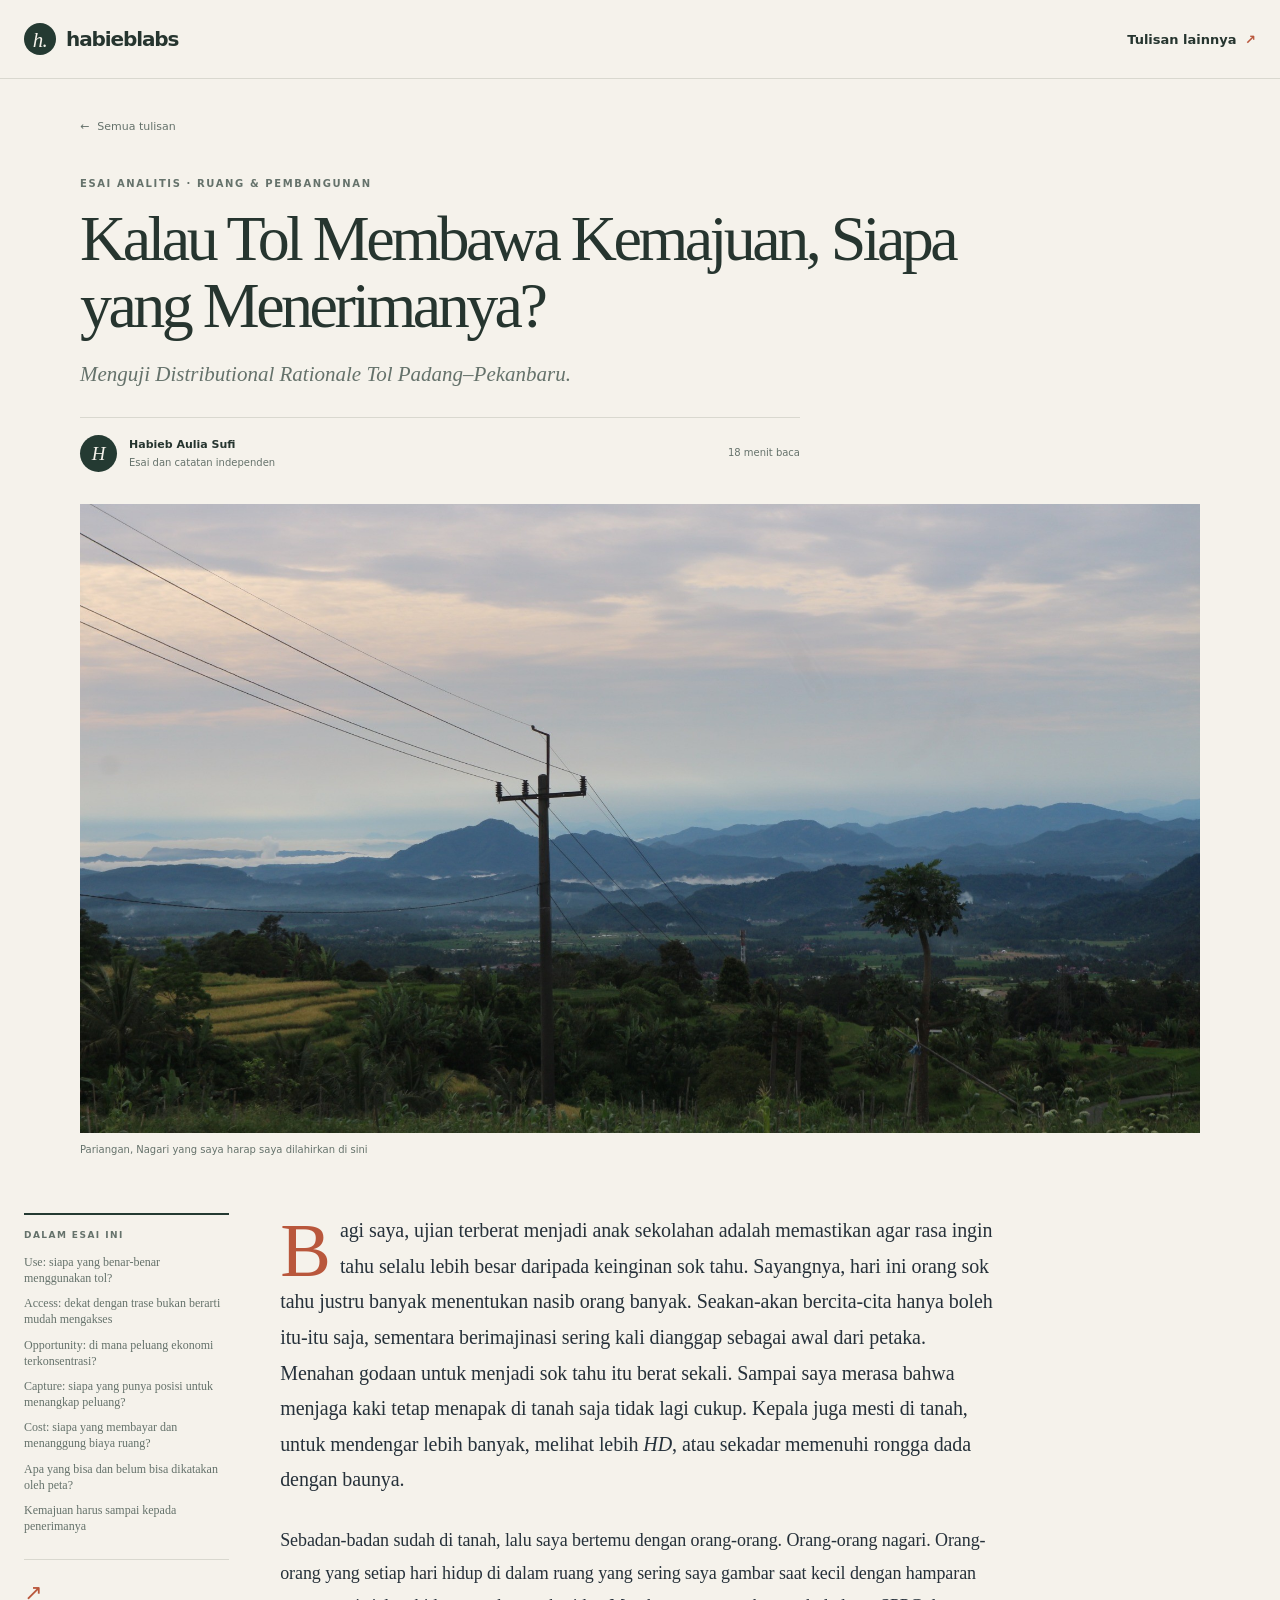
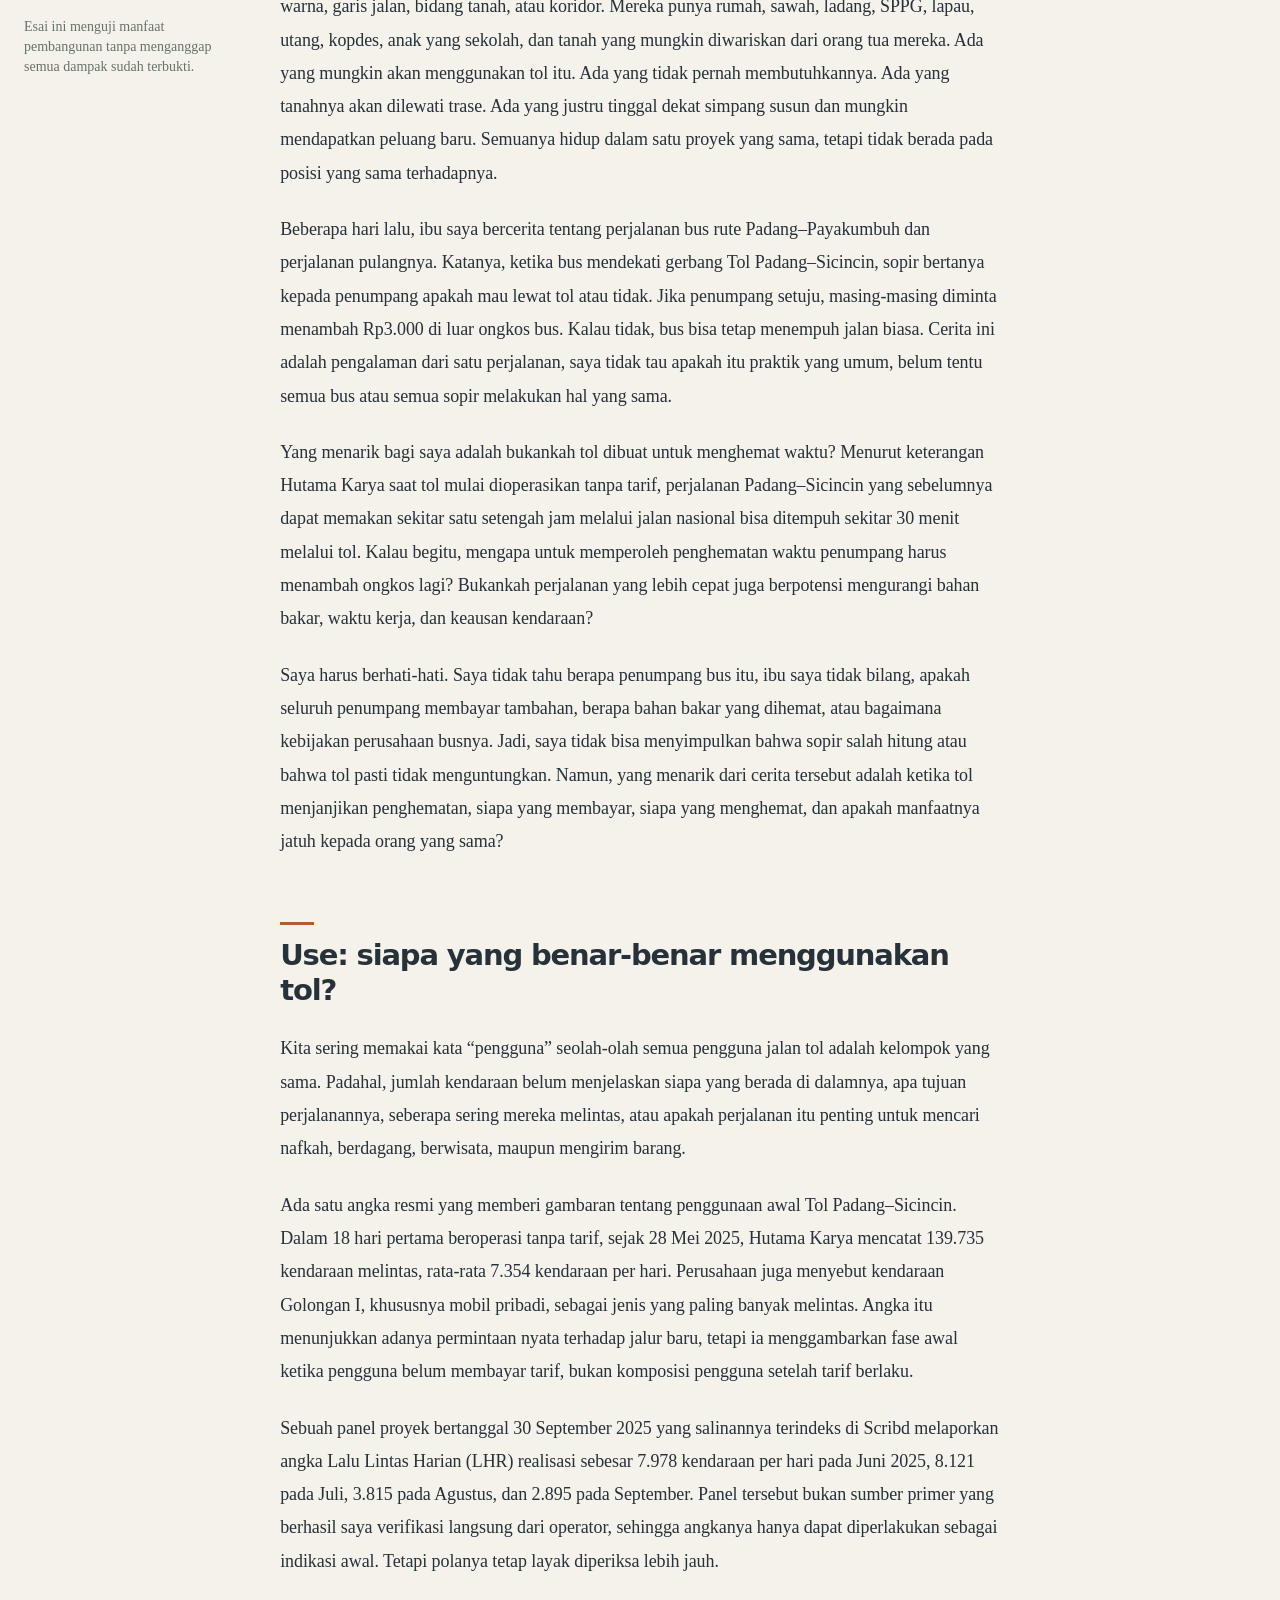
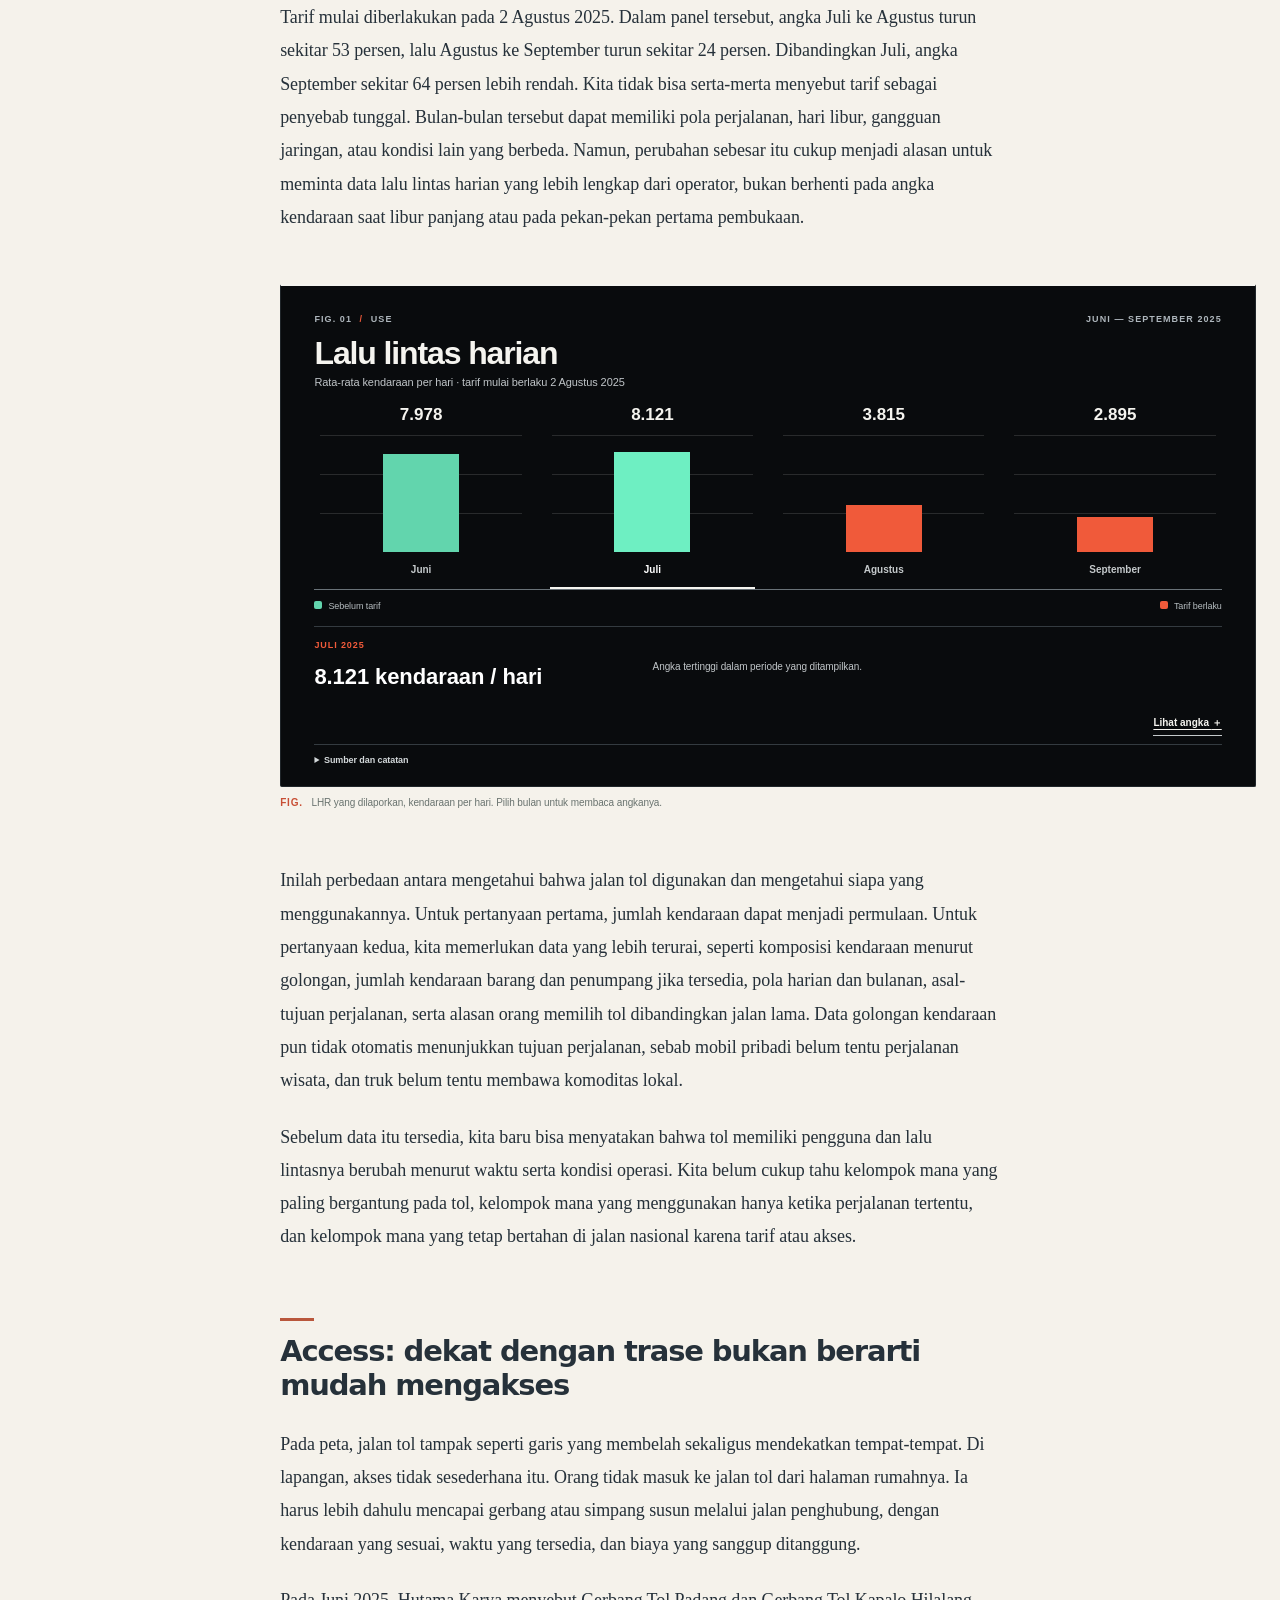
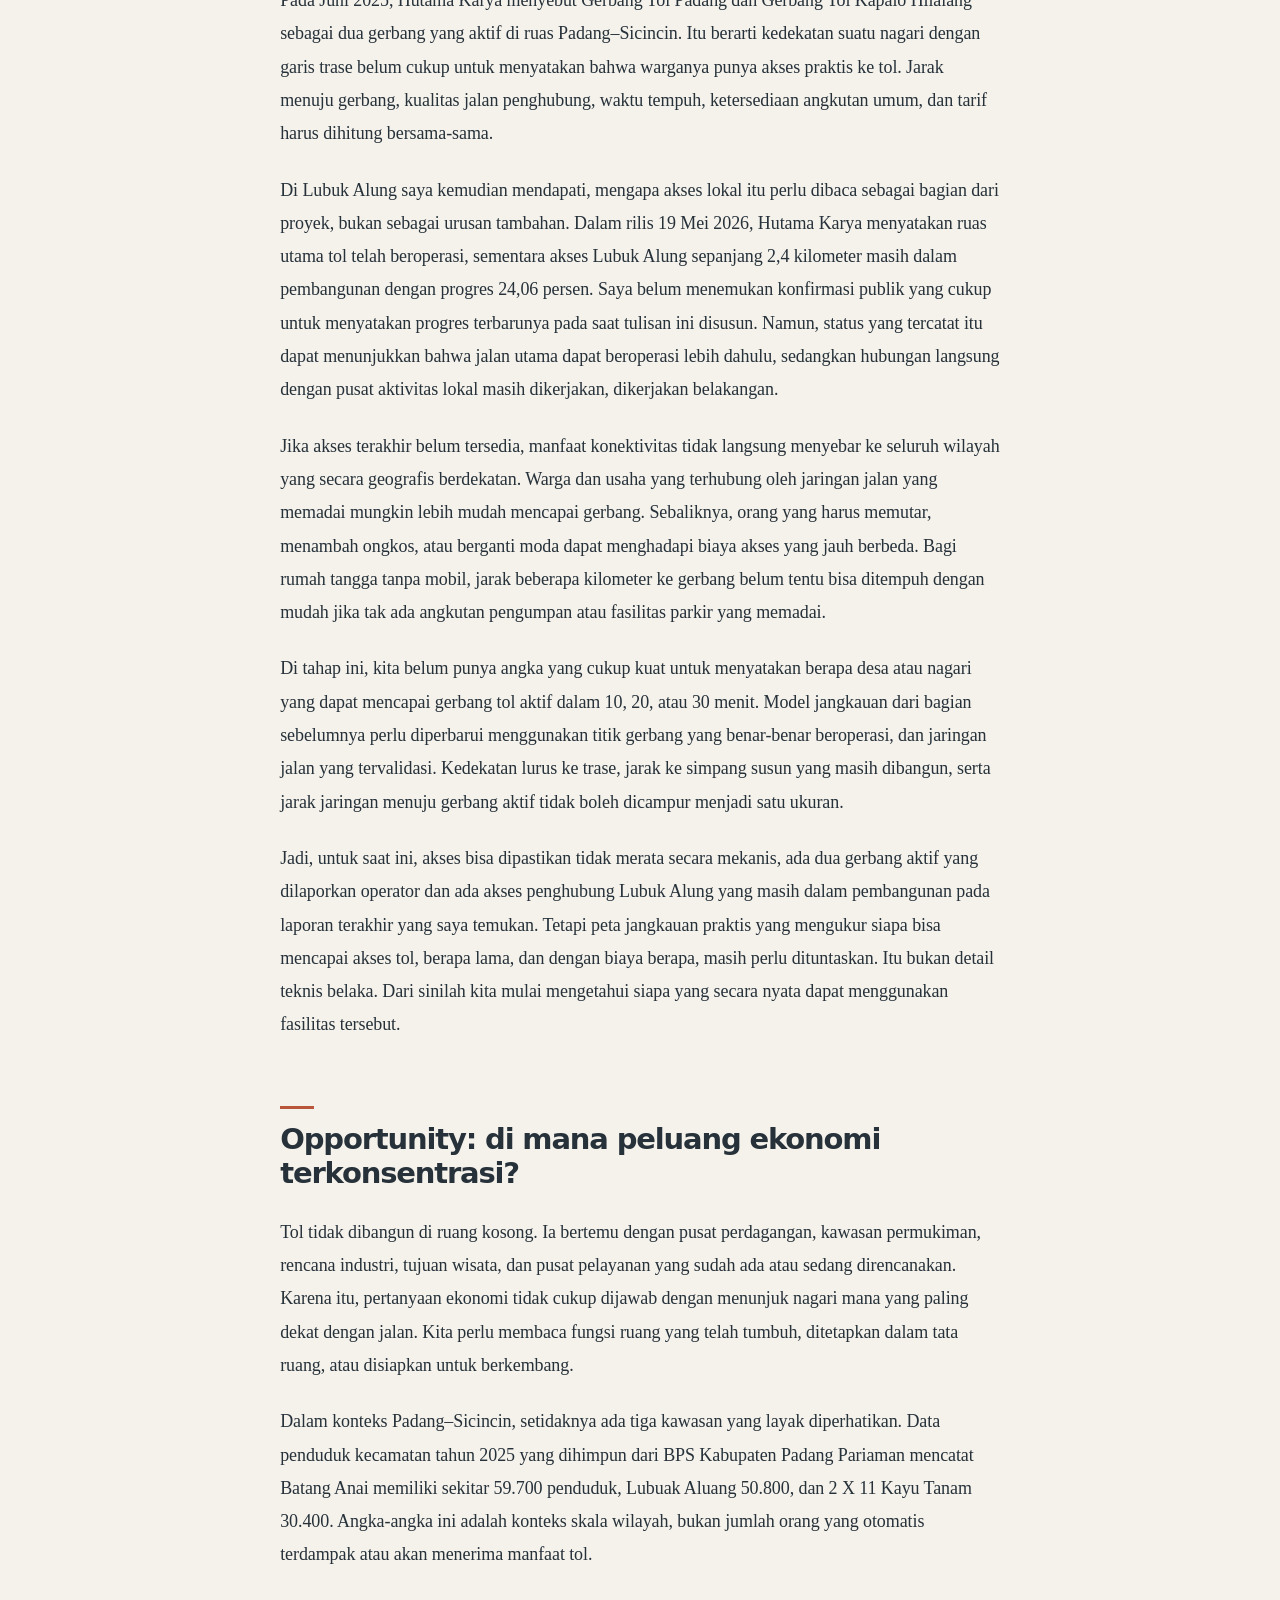
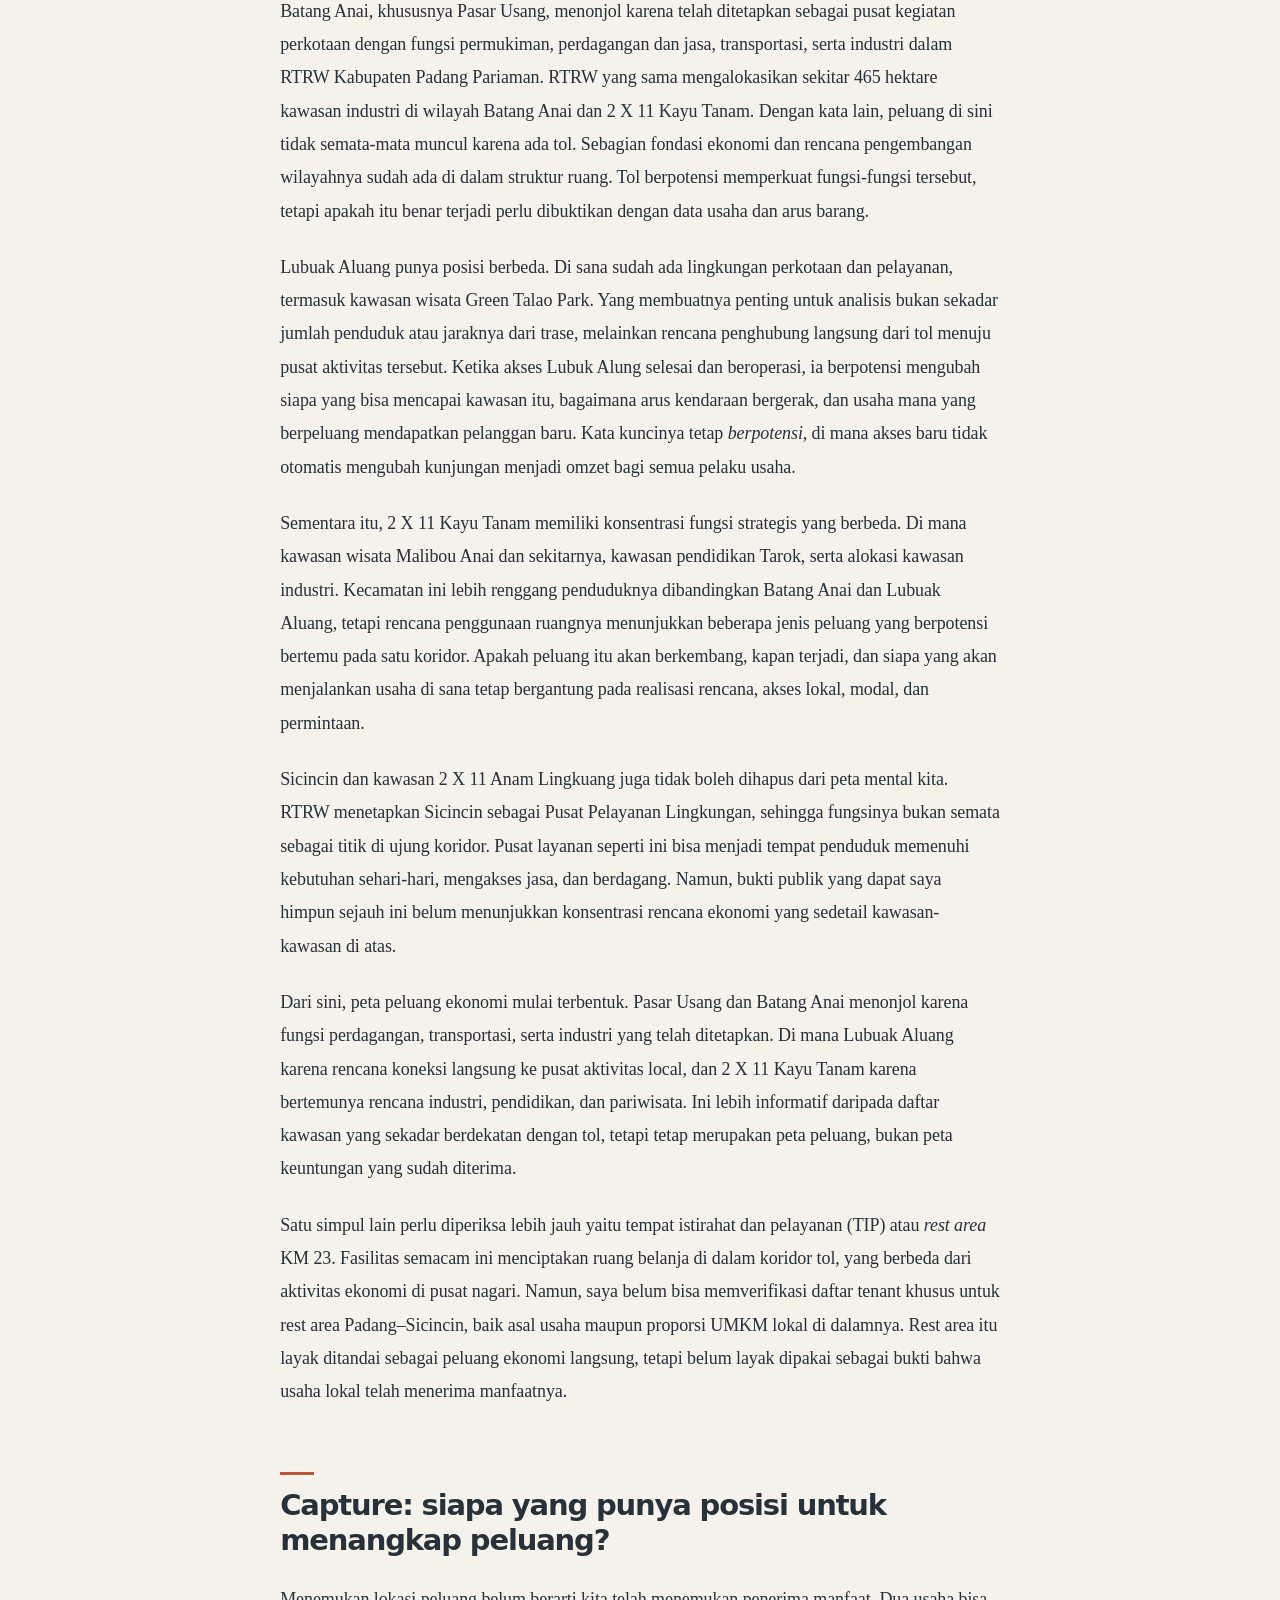
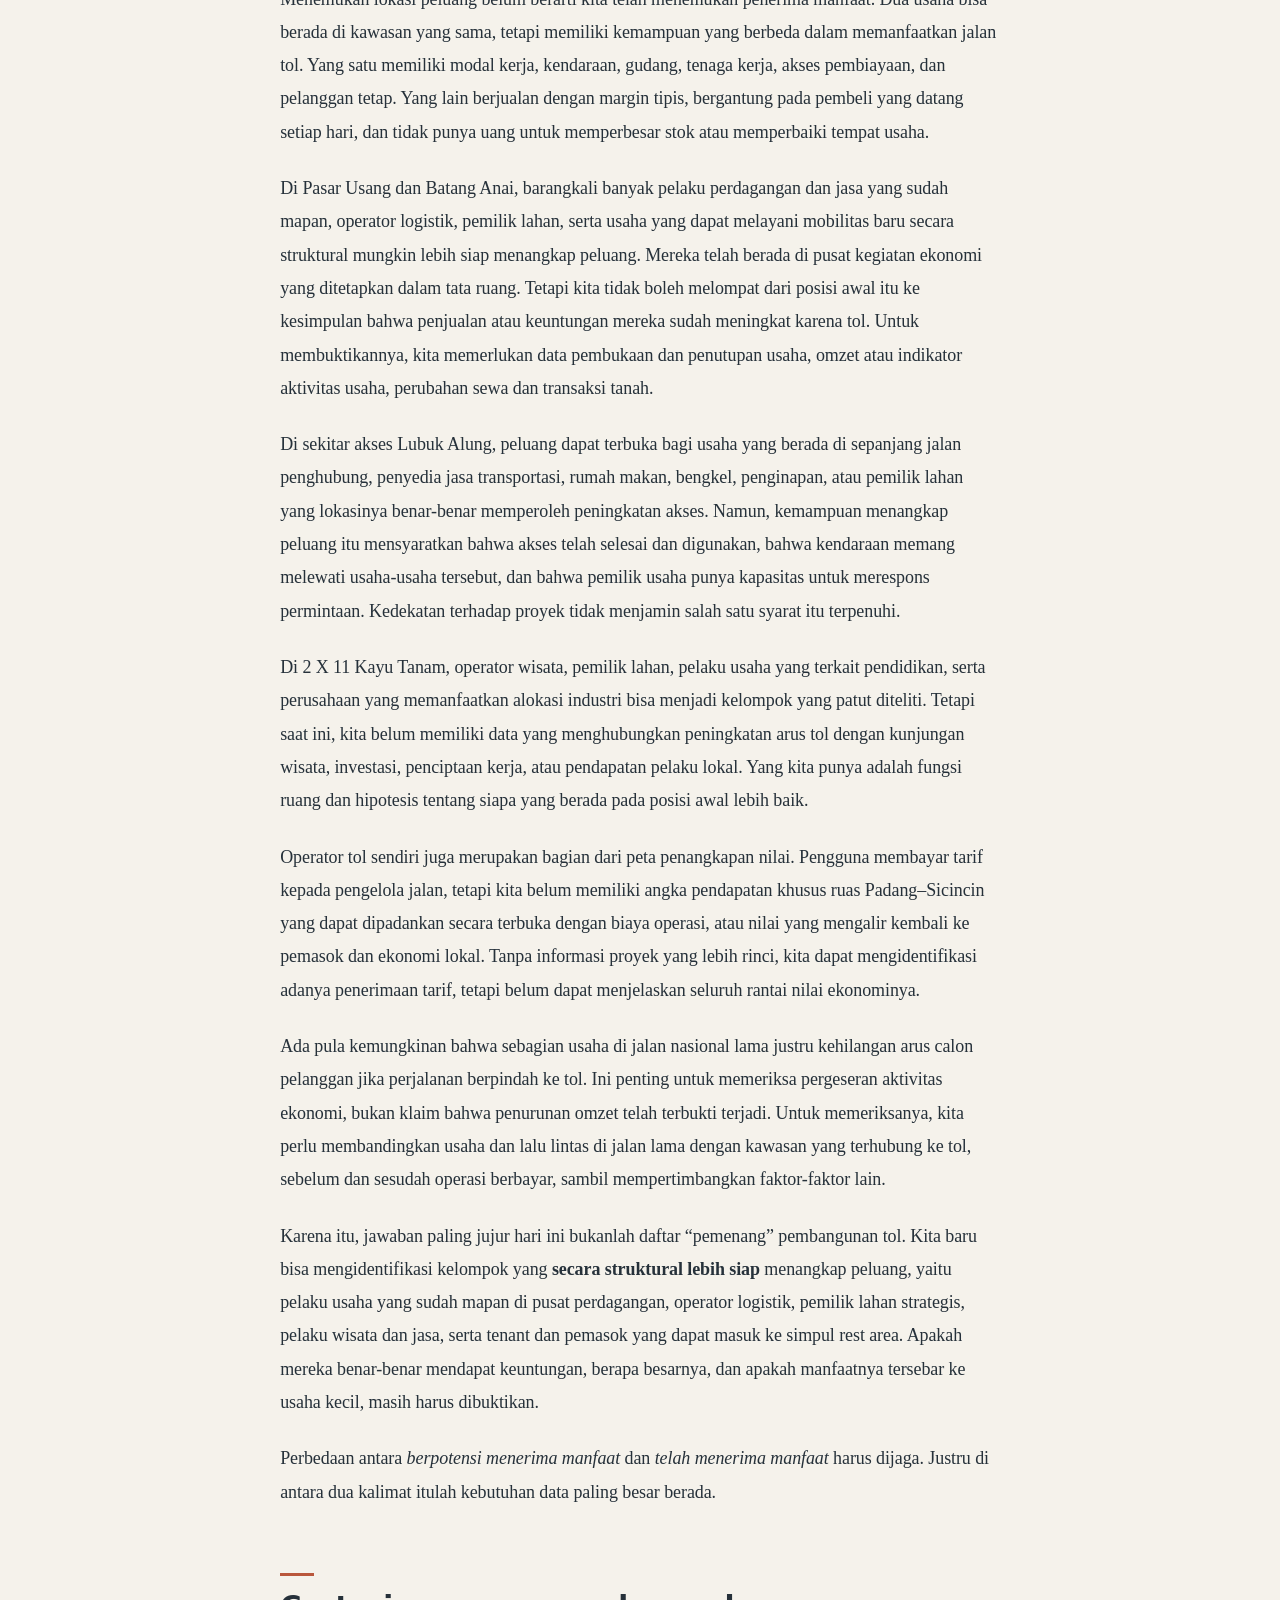
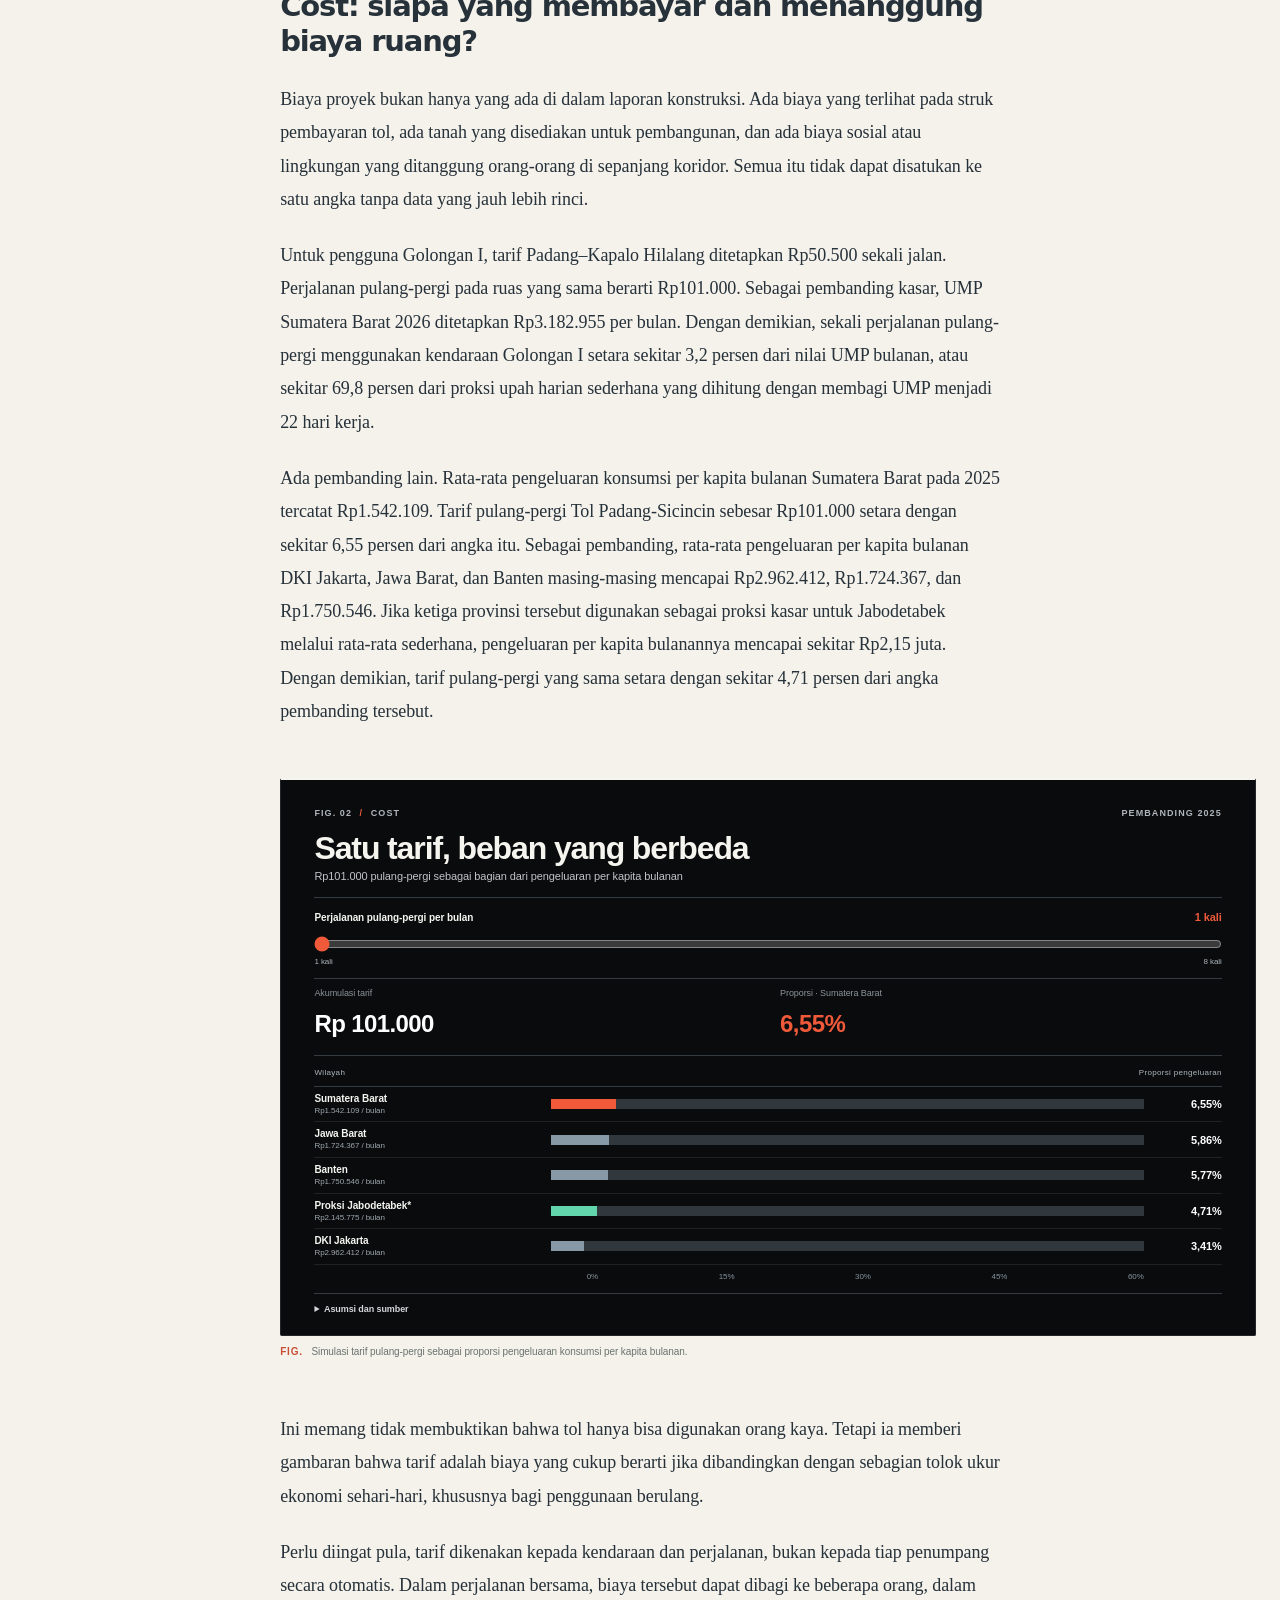
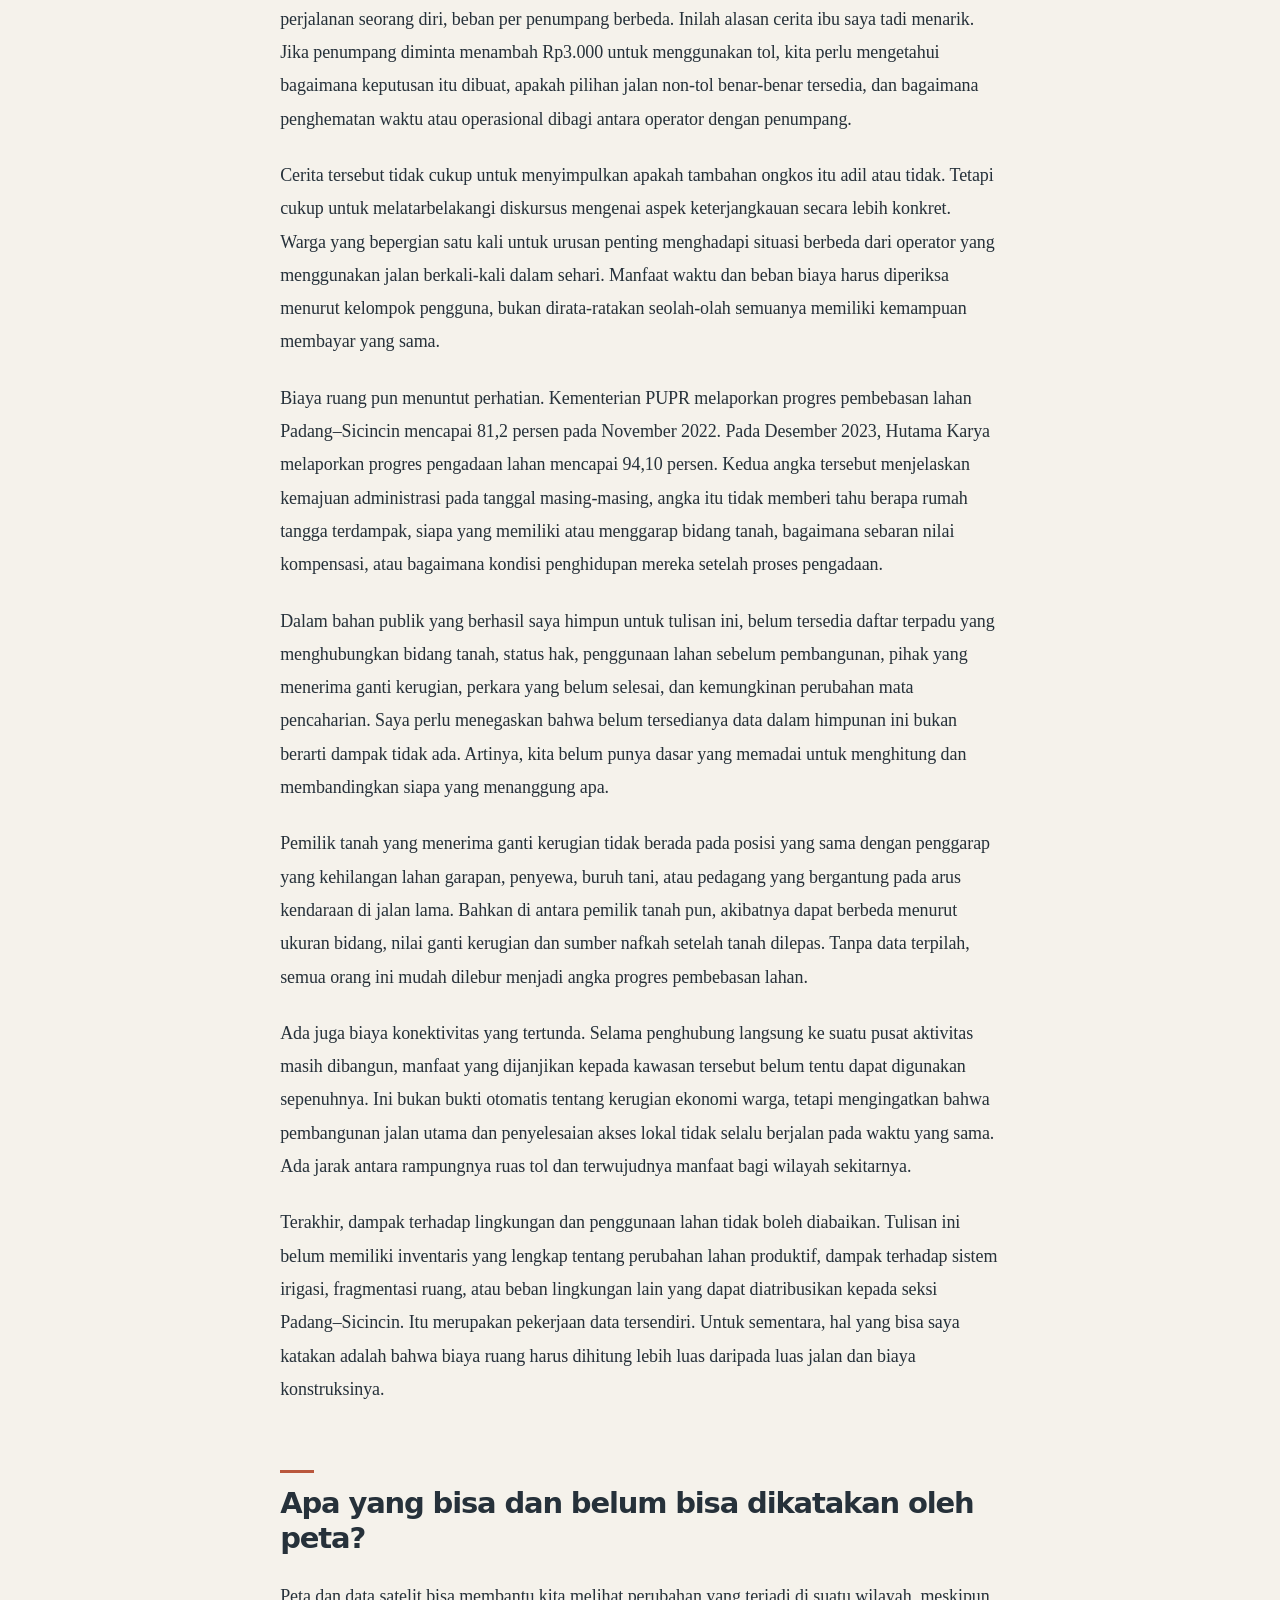
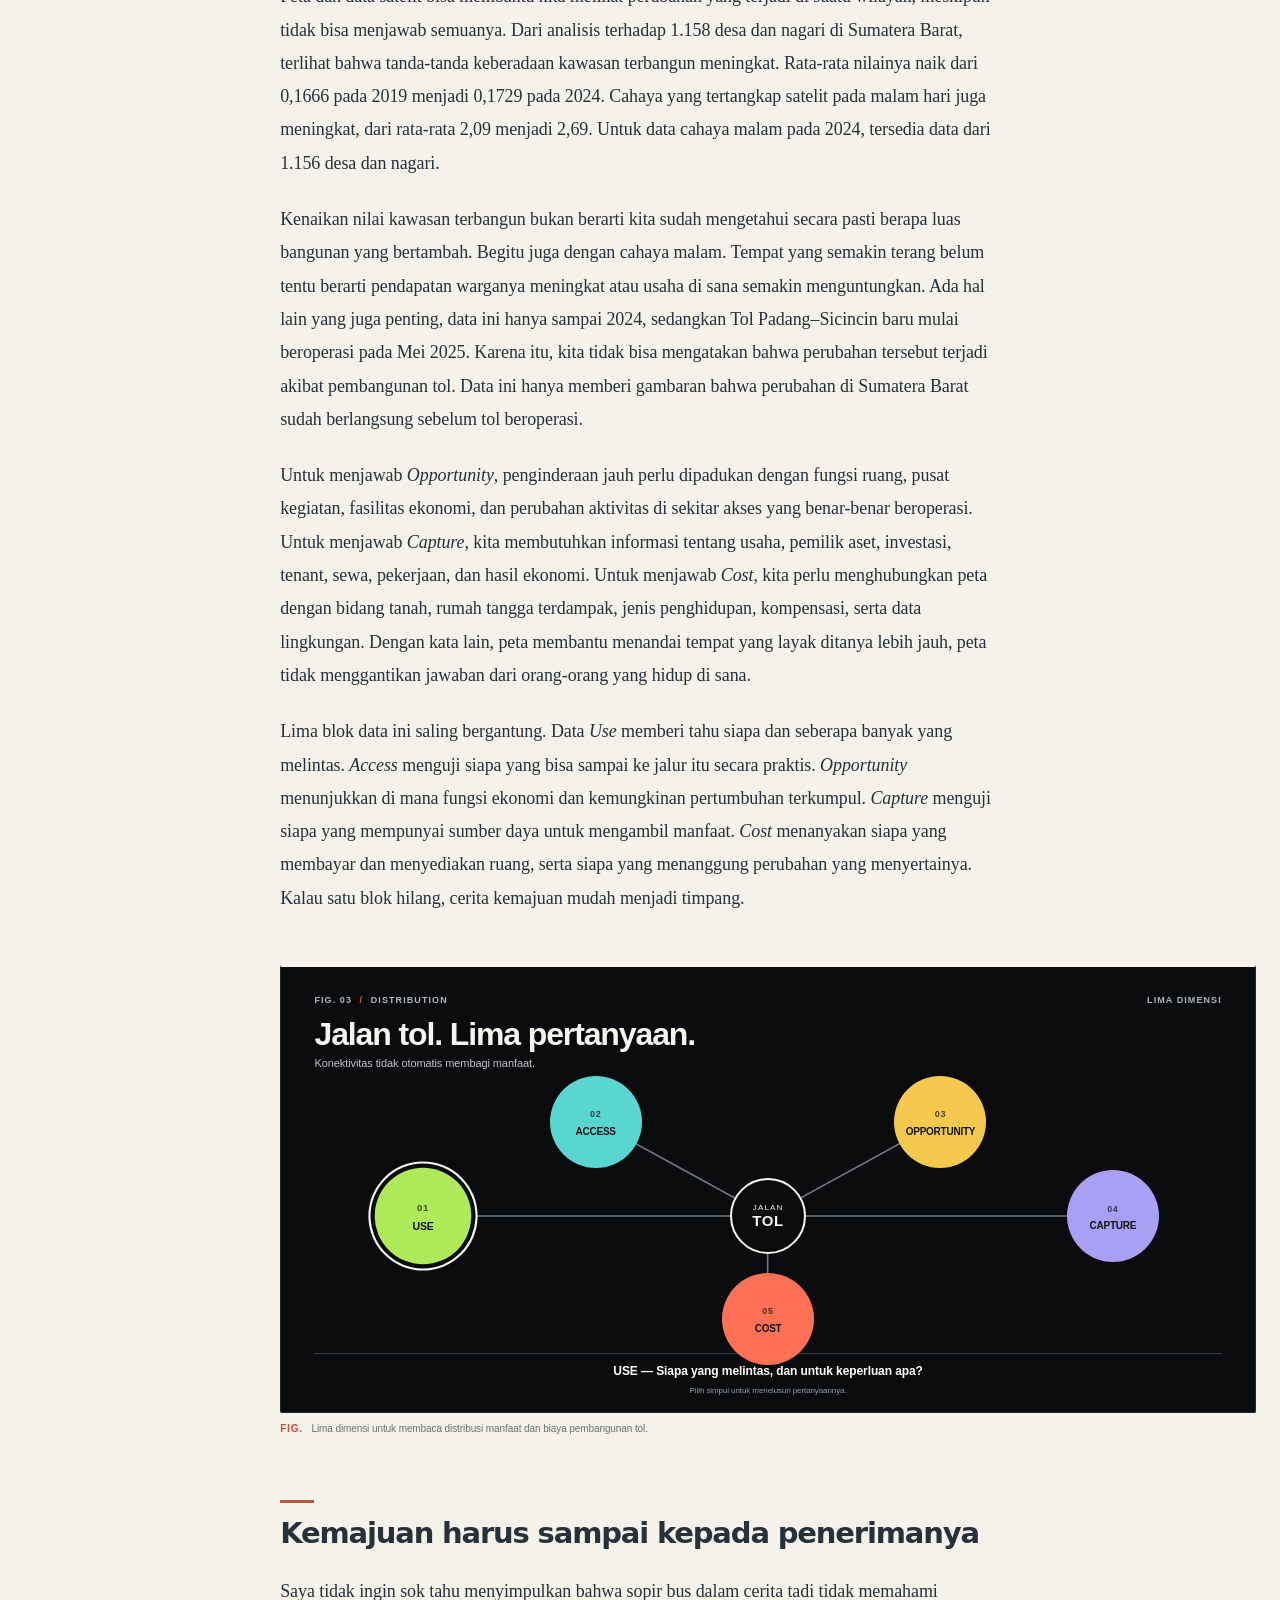
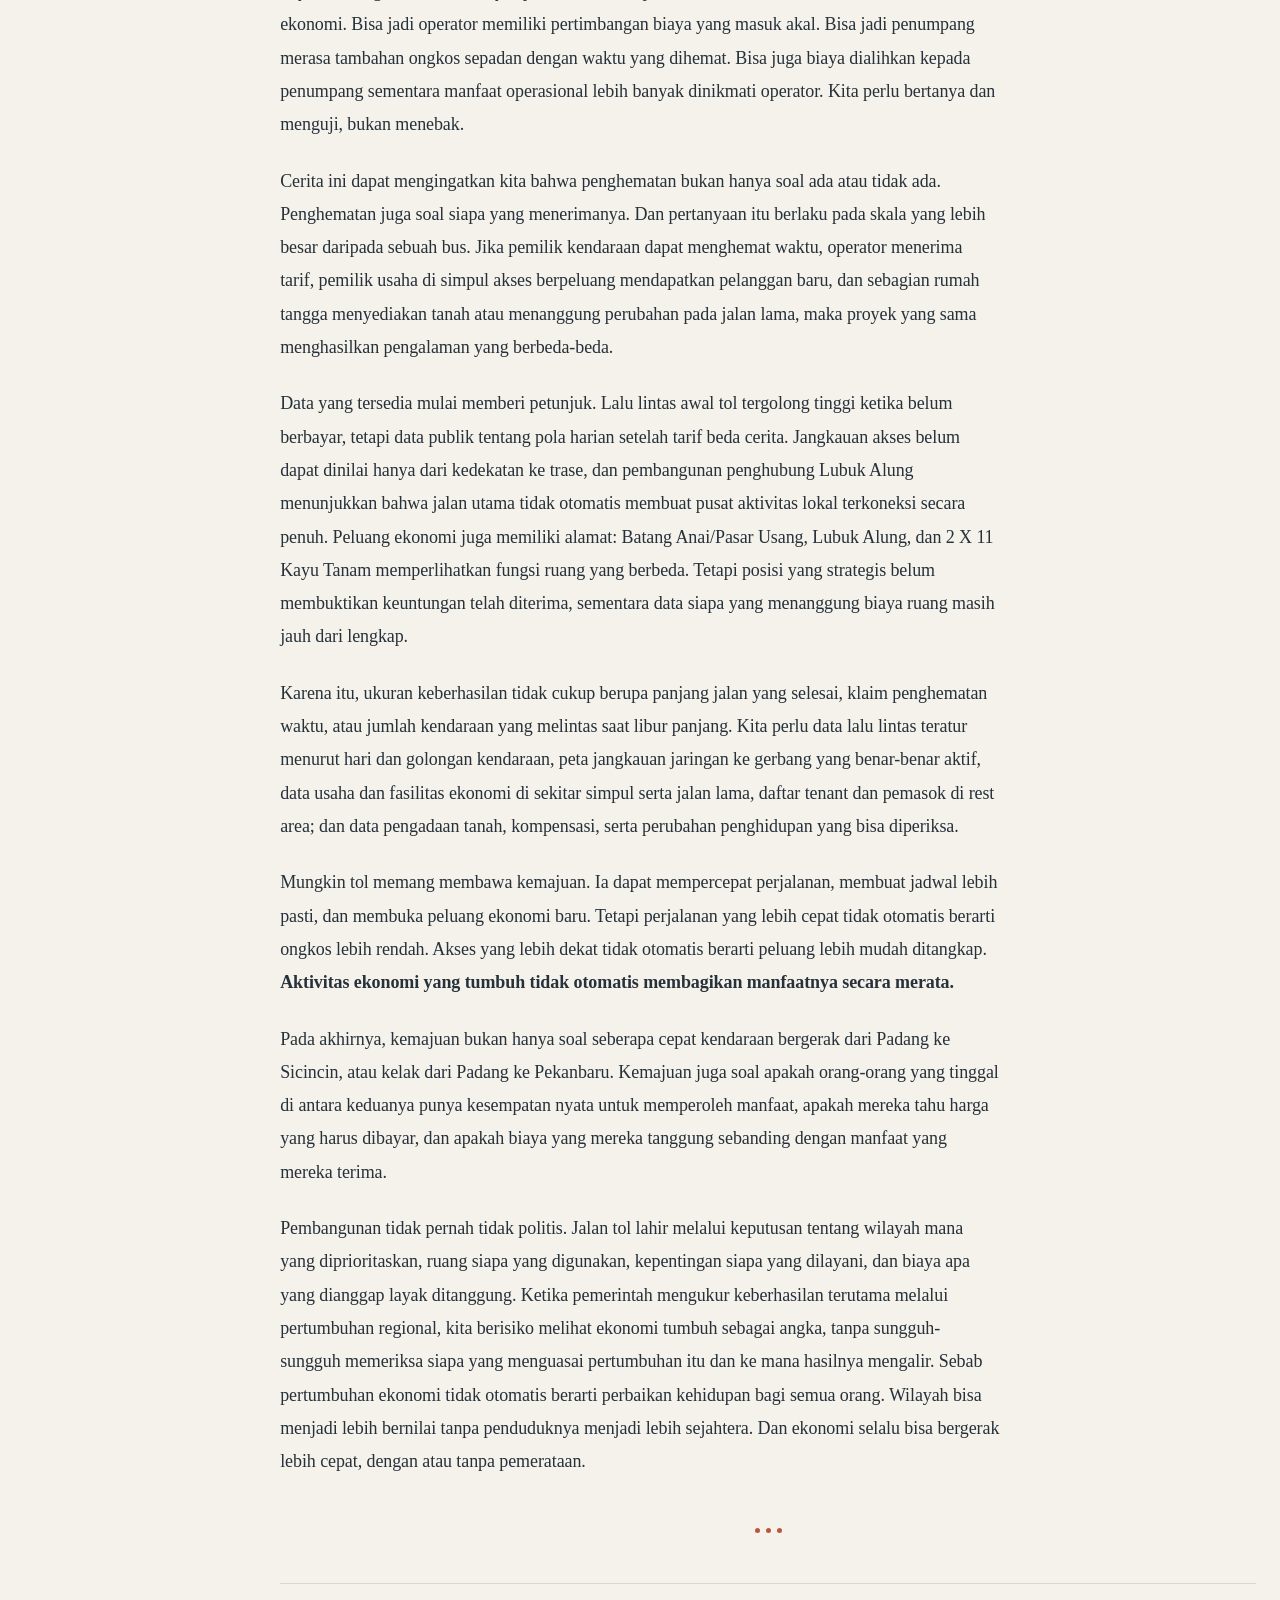
<file: tulisan/kalau-tol-membawa-kemajuan.html>
<!doctype html>
<html lang="id"><head>
<meta charset="utf-8"><meta name="viewport" content="width=device-width, initial-scale=1">
<title>Kalau Tol Membawa Kemajuan, Siapa yang Menerimanya? — habieblabs</title>
<meta name="description" content="Menguji Distributional Rationale Tol Padang–Pekanbaru. Esai Habieb Aulia Sufi tentang distribusi manfaat dan biaya pembangunan Tol Padang–Sicincin.">
<meta name="author" content="Habieb Aulia Sufi"><meta name="theme-color" content="#f5f2eb">
<link rel="canonical" href="https://habieblabs.github.io/tulisan/kalau-tol-membawa-kemajuan.html"><link rel="icon" href="/assets/favicon.svg" type="image/svg+xml"><link rel="stylesheet" href="/assets/styles.css"><script defer src="/assets/site.js"></script>
<meta property="og:type" content="article"><meta property="og:title" content="Kalau Tol Membawa Kemajuan, Siapa yang Menerimanya?"><meta property="og:description" content="Menguji Distributional Rationale Tol Padang–Pekanbaru."><meta property="og:url" content="https://habieblabs.github.io/tulisan/kalau-tol-membawa-kemajuan.html"><meta property="og:image" content="https://habieblabs.github.io/assets/og-tol.png">
<meta name="twitter:card" content="summary_large_image"><meta name="twitter:title" content="Kalau Tol Membawa Kemajuan, Siapa yang Menerimanya?"><meta name="twitter:description" content="Menguji Distributional Rationale Tol Padang–Pekanbaru."><meta name="twitter:image" content="https://habieblabs.github.io/assets/og-tol.png">
</head><body class="article-page"><a class="skip-link" href="#main">Lewati ke konten</a><div class="reading-progress" aria-hidden="true"><span id="reading-progress-fill"></span></div><header class="site-header"><div class="header-inner"><a class="brand" href="/" aria-label="Habieblabs, beranda"><span class="brand-mark">h.</span><span class="brand-name">habieblabs</span></a>
<nav class="nav" aria-label="Navigasi utama"><a href="/tulisan/">Tulisan lainnya <span aria-hidden="true">↗</span></a></nav></div></header>
<main id="main">
  <div class="article-top wrap"><a class="back-link" href="/tulisan/"><span aria-hidden="true">←</span> Semua tulisan</a><p class="eyebrow article-category">ESAI ANALITIS <span>·</span> RUANG & PEMBANGUNAN</p>
    <h1>Kalau Tol Membawa Kemajuan, Siapa yang Menerimanya?</h1><p class="article-subtitle"><em>Menguji Distributional Rationale Tol Padang–Pekanbaru.</em></p><div class="article-byline"><span class="author-initial">H</span><div><strong>Habieb Aulia Sufi</strong><span>Esai dan catatan independen</span></div><span class="read-time">18 menit baca</span></div>
  </div>
  <figure class="article-cover wrap"><img src="/assets/pariangan-cover.jpg" alt="Panorama Pariangan dengan hamparan sawah, perbukitan berlapis, dan jaringan listrik di depan." width="2048" height="1150" fetchpriority="high" decoding="async"><figcaption>Pariangan, Nagari yang saya harap saya dilahirkan di sini</figcaption></figure>
  <div class="article-layout wrap">
    <aside class="article-aside"><div class="toc-card"><p class="eyebrow">DALAM ESAI INI</p><nav aria-label="Daftar isi"><a href="#use-siapa-yang-benar-benar-menggunakan-tol">Use: siapa yang benar-benar menggunakan tol?</a>
<a href="#access-dekat-dengan-trase-bukan-berarti-mudah-mengakses">Access: dekat dengan trase bukan berarti mudah mengakses</a>
<a href="#opportunity-di-mana-peluang-ekonomi-terkonsentrasi">Opportunity: di mana peluang ekonomi terkonsentrasi?</a>
<a href="#capture-siapa-yang-punya-posisi-untuk-menangkap-peluang">Capture: siapa yang punya posisi untuk menangkap peluang?</a>
<a href="#cost-siapa-yang-membayar-dan-menanggung-biaya-ruang">Cost: siapa yang membayar dan menanggung biaya ruang?</a>
<a href="#apa-yang-bisa-dan-belum-bisa-dikatakan-oleh-peta">Apa yang bisa dan belum bisa dikatakan oleh peta?</a>
<a href="#kemajuan-harus-sampai-kepada-penerimanya">Kemajuan harus sampai kepada penerimanya</a></nav></div><div class="aside-note"><span class="aside-note-mark">↗</span><p>Esai ini menguji manfaat pembangunan tanpa menganggap semua dampak sudah terbukti.</p></div></aside>
    <article class="article-body" id="article-content">
      <div class="article-intro"><p class="dropcap">Bagi saya, ujian terberat menjadi anak sekolahan adalah memastikan agar rasa ingin tahu selalu lebih besar daripada keinginan sok tahu. Sayangnya, hari ini orang sok tahu justru banyak menentukan nasib orang banyak. Seakan-akan bercita-cita hanya boleh itu-itu saja, sementara berimajinasi sering kali dianggap sebagai awal dari petaka. Menahan godaan untuk menjadi sok tahu itu berat sekali. Sampai saya merasa bahwa menjaga kaki tetap menapak di tanah saja tidak lagi cukup. Kepala juga mesti di tanah, untuk mendengar lebih banyak, melihat lebih <em>HD</em>, atau sekadar memenuhi rongga dada dengan baunya.</p></div>
      <p>Sebadan-badan sudah di tanah, lalu saya bertemu dengan orang-orang. Orang-orang nagari. Orang-orang yang setiap hari hidup di dalam ruang yang sering saya gambar saat kecil dengan hamparan warna, garis jalan, bidang tanah, atau koridor. Mereka punya rumah, sawah, ladang, SPPG, lapau, utang, kopdes, anak yang sekolah, dan tanah yang mungkin diwariskan dari orang tua mereka. Ada yang mungkin akan menggunakan tol itu. Ada yang tidak pernah membutuhkannya. Ada yang tanahnya akan dilewati trase. Ada yang justru tinggal dekat simpang susun dan mungkin mendapatkan peluang baru. Semuanya hidup dalam satu proyek yang sama, tetapi tidak berada pada posisi yang sama terhadapnya.</p>
      <p>Beberapa hari lalu, ibu saya bercerita tentang perjalanan bus rute Padang–Payakumbuh dan perjalanan pulangnya. Katanya, ketika bus mendekati gerbang Tol Padang–Sicincin, sopir bertanya kepada penumpang apakah mau lewat tol atau tidak. Jika penumpang setuju, masing-masing diminta menambah Rp3.000 di luar ongkos bus. Kalau tidak, bus bisa tetap menempuh jalan biasa. Cerita ini adalah pengalaman dari satu perjalanan, saya tidak tau apakah itu praktik yang umum, belum tentu semua bus atau semua sopir melakukan hal yang sama.</p>
      <p>Yang menarik bagi saya adalah bukankah tol dibuat untuk menghemat waktu? Menurut keterangan Hutama Karya saat tol mulai dioperasikan tanpa tarif, perjalanan Padang–Sicincin yang sebelumnya dapat memakan sekitar satu setengah jam melalui jalan nasional bisa ditempuh sekitar 30 menit melalui tol. Kalau begitu, mengapa untuk memperoleh penghematan waktu penumpang harus menambah ongkos lagi? Bukankah perjalanan yang lebih cepat juga berpotensi mengurangi bahan bakar, waktu kerja, dan keausan kendaraan? </p>
      <p>Saya harus berhati-hati. Saya tidak tahu berapa penumpang bus itu, ibu saya tidak bilang, apakah seluruh penumpang membayar tambahan, berapa bahan bakar yang dihemat, atau bagaimana kebijakan perusahaan busnya. Jadi, saya tidak bisa menyimpulkan bahwa sopir salah hitung atau bahwa tol pasti tidak menguntungkan. Namun, yang menarik dari cerita tersebut adalah ketika tol menjanjikan penghematan, siapa yang membayar, siapa yang menghemat, dan apakah manfaatnya jatuh kepada orang yang sama?</p>
      <h2 id="use-siapa-yang-benar-benar-menggunakan-tol">Use: siapa yang benar-benar menggunakan tol?</h2>
      <p>Kita sering memakai kata “pengguna” seolah-olah semua pengguna jalan tol adalah kelompok yang sama. Padahal, jumlah kendaraan belum menjelaskan siapa yang berada di dalamnya, apa tujuan perjalanannya, seberapa sering mereka melintas, atau apakah perjalanan itu penting untuk mencari nafkah, berdagang, berwisata, maupun mengirim barang.</p>
      <p>Ada satu angka resmi yang memberi gambaran tentang penggunaan awal Tol Padang–Sicincin. Dalam 18 hari pertama beroperasi tanpa tarif, sejak 28 Mei 2025, Hutama Karya mencatat 139.735 kendaraan melintas, rata-rata 7.354 kendaraan per hari. Perusahaan juga menyebut kendaraan Golongan I, khususnya mobil pribadi, sebagai jenis yang paling banyak melintas. Angka itu menunjukkan adanya permintaan nyata terhadap jalur baru, tetapi ia menggambarkan fase awal ketika pengguna belum membayar tarif, bukan komposisi pengguna setelah tarif berlaku.</p>
      <p>Sebuah panel proyek bertanggal 30 September 2025 yang salinannya terindeks di Scribd melaporkan angka Lalu Lintas Harian (LHR) realisasi sebesar 7.978 kendaraan per hari pada Juni 2025, 8.121 pada Juli, 3.815 pada Agustus, dan 2.895 pada September. Panel tersebut bukan sumber primer yang berhasil saya verifikasi langsung dari operator, sehingga angkanya hanya dapat diperlakukan sebagai indikasi awal. Tetapi polanya tetap layak diperiksa lebih jauh.</p>
      <p>Tarif mulai diberlakukan pada 2 Agustus 2025. Dalam panel tersebut, angka Juli ke Agustus turun sekitar 53 persen, lalu Agustus ke September turun sekitar 24 persen. Dibandingkan Juli, angka September sekitar 64 persen lebih rendah. Kita tidak bisa serta-merta menyebut tarif sebagai penyebab tunggal. Bulan-bulan tersebut dapat memiliki pola perjalanan, hari libur, gangguan jaringan, atau kondisi lain yang berbeda. Namun, perubahan sebesar itu cukup menjadi alasan untuk meminta data lalu lintas harian yang lebih lengkap dari operator, bukan berhenti pada angka kendaraan saat libur panjang atau pada pekan-pekan pertama pembukaan.</p>
            <figure class="interactive-figure" data-viz="traffic" aria-labelledby="traffic-viz-title">
        <div class="interactive-panel viz-panel--traffic">
          <div class="viz-topline"><span>FIG. 01 <i>/</i> USE</span><span>JUNI — SEPTEMBER 2025</span></div>
          <h3 id="traffic-viz-title">Lalu lintas harian</h3>
          <p class="viz-intro">Rata-rata kendaraan per hari · tarif mulai berlaku 2 Agustus 2025</p>
          <div class="traffic-chart" role="group" aria-label="Pilih bulan untuk melihat lalu lintas harian">
            <button class="traffic-point" type="button" data-traffic-index="0" aria-pressed="false" aria-label="Juni 2025, 7.978 kendaraan per hari">
              <span class="traffic-value">7.978</span><span class="traffic-track"><span class="traffic-fill" style="--bar-height:84.0%"></span></span><span class="traffic-month">Juni</span>
            </button>
            <button class="traffic-point is-active" type="button" data-traffic-index="1" aria-pressed="true" aria-label="Juli 2025, 8.121 kendaraan per hari">
              <span class="traffic-value">8.121</span><span class="traffic-track"><span class="traffic-fill" style="--bar-height:85.5%"></span></span><span class="traffic-month">Juli</span>
            </button>
            <button class="traffic-point" type="button" data-traffic-index="2" data-after-tariff="true" aria-pressed="false" aria-label="Agustus 2025, 3.815 kendaraan per hari">
              <span class="traffic-value">3.815</span><span class="traffic-track"><span class="traffic-fill" style="--bar-height:40.2%"></span></span><span class="traffic-month">Agustus</span>
            </button>
            <button class="traffic-point" type="button" data-traffic-index="3" data-after-tariff="true" aria-pressed="false" aria-label="September 2025, 2.895 kendaraan per hari">
              <span class="traffic-value">2.895</span><span class="traffic-track"><span class="traffic-fill" style="--bar-height:30.5%"></span></span><span class="traffic-month">September</span>
            </button>
          </div>
          <div class="traffic-phase-note"><span class="phase-before">Sebelum tarif</span><span class="phase-after">Tarif berlaku</span></div>
          <div class="viz-detail" aria-live="polite" aria-atomic="true">
            <div><span class="viz-detail-kicker" id="traffic-detail-period">Juli 2025</span><strong id="traffic-detail-value">8.121 kendaraan / hari</strong></div>
            <p id="traffic-detail-note">Angka tertinggi dalam periode yang ditampilkan.</p>
          </div>
          <div class="viz-tools"><button class="viz-toggle" type="button" data-toggle-viz-table="traffic-table" aria-controls="traffic-table" aria-expanded="false">Lihat angka <span aria-hidden="true">＋</span></button></div>
          <div class="viz-table-wrap" id="traffic-table" hidden>
            <table class="viz-table"><thead><tr><th>Bulan</th><th>LHR (kendaraan / hari)</th><th>Status tarif</th></tr></thead><tbody>
              <tr><td>Juni 2025</td><td>7.978</td><td>Sebelum tarif</td></tr><tr><td>Juli 2025</td><td>8.121</td><td>Sebelum tarif</td></tr><tr><td>Agustus 2025</td><td>3.815</td><td>Tarif mulai 2 Agustus</td></tr><tr><td>September 2025</td><td>2.895</td><td>Tarif berlaku</td></tr>
            </tbody></table>
          </div>
          <details class="viz-notes"><summary>Sumber dan catatan</summary><p>Angka Juni–September berasal dari salinan panel proyek bertanggal 30 September 2025 yang terindeks di Scribd; belum diverifikasi langsung dari operator. Dibanding Juli, LHR Agustus turun sekitar 53,0% dan September sekitar 64,4%. Perubahan ini tidak membuktikan tarif sebagai penyebab tunggal.</p></details>
        </div>
        <figcaption>LHR yang dilaporkan, kendaraan per hari. Pilih bulan untuk membaca angkanya.</figcaption>
      </figure>
      <p>Inilah perbedaan antara mengetahui bahwa jalan tol digunakan dan mengetahui siapa yang menggunakannya. Untuk pertanyaan pertama, jumlah kendaraan dapat menjadi permulaan. Untuk pertanyaan kedua, kita memerlukan data yang lebih terurai, seperti komposisi kendaraan menurut golongan, jumlah kendaraan barang dan penumpang jika tersedia, pola harian dan bulanan, asal-tujuan perjalanan, serta alasan orang memilih tol dibandingkan jalan lama. Data golongan kendaraan pun tidak otomatis menunjukkan tujuan perjalanan, sebab mobil pribadi belum tentu perjalanan wisata, dan truk belum tentu membawa komoditas lokal.</p>
      <p>Sebelum data itu tersedia, kita baru bisa menyatakan bahwa tol memiliki pengguna dan lalu lintasnya berubah menurut waktu serta kondisi operasi. Kita belum cukup tahu kelompok mana yang paling bergantung pada tol, kelompok mana yang menggunakan hanya ketika perjalanan tertentu, dan kelompok mana yang tetap bertahan di jalan nasional karena tarif atau akses.</p>
      <h2 id="access-dekat-dengan-trase-bukan-berarti-mudah-mengakses">Access: dekat dengan trase bukan berarti mudah mengakses</h2>
      <p>Pada peta, jalan tol tampak seperti garis yang membelah sekaligus mendekatkan tempat-tempat. Di lapangan, akses tidak sesederhana itu. Orang tidak masuk ke jalan tol dari halaman rumahnya. Ia harus lebih dahulu mencapai gerbang atau simpang susun melalui jalan penghubung, dengan kendaraan yang sesuai, waktu yang tersedia, dan biaya yang sanggup ditanggung.</p>
      <p>Pada Juni 2025, Hutama Karya menyebut Gerbang Tol Padang dan Gerbang Tol Kapalo Hilalang sebagai dua gerbang yang aktif di ruas Padang–Sicincin. Itu berarti kedekatan suatu nagari dengan garis trase belum cukup untuk menyatakan bahwa warganya punya akses praktis ke tol. Jarak menuju gerbang, kualitas jalan penghubung, waktu tempuh, ketersediaan angkutan umum, dan tarif harus dihitung bersama-sama.</p>
      <p>Di Lubuk Alung saya kemudian mendapati, mengapa akses lokal itu perlu dibaca sebagai bagian dari proyek, bukan sebagai urusan tambahan. Dalam rilis 19 Mei 2026, Hutama Karya menyatakan ruas utama tol telah beroperasi, sementara akses Lubuk Alung sepanjang 2,4 kilometer masih dalam pembangunan dengan progres 24,06 persen. Saya belum menemukan konfirmasi publik yang cukup untuk menyatakan progres terbarunya pada saat tulisan ini disusun. Namun, status yang tercatat itu dapat menunjukkan bahwa jalan utama dapat beroperasi lebih dahulu, sedangkan hubungan langsung dengan pusat aktivitas lokal masih dikerjakan, dikerjakan belakangan.</p>
      <p>Jika akses terakhir belum tersedia, manfaat konektivitas tidak langsung menyebar ke seluruh wilayah yang secara geografis berdekatan. Warga dan usaha yang terhubung oleh jaringan jalan yang memadai mungkin lebih mudah mencapai gerbang. Sebaliknya, orang yang harus memutar, menambah ongkos, atau berganti moda dapat menghadapi biaya akses yang jauh berbeda. Bagi rumah tangga tanpa mobil, jarak beberapa kilometer ke gerbang belum tentu bisa ditempuh dengan mudah jika tak ada angkutan pengumpan atau fasilitas parkir yang memadai.</p>
      <p>Di tahap ini, kita belum punya angka yang cukup kuat untuk menyatakan berapa desa atau nagari yang dapat mencapai gerbang tol aktif dalam 10, 20, atau 30 menit. Model jangkauan dari bagian sebelumnya perlu diperbarui menggunakan titik gerbang yang benar-benar beroperasi, dan jaringan jalan yang tervalidasi. Kedekatan lurus ke trase, jarak ke simpang susun yang masih dibangun, serta jarak jaringan menuju gerbang aktif tidak boleh dicampur menjadi satu ukuran.</p>
      <p>Jadi, untuk saat ini, akses bisa dipastikan tidak merata secara mekanis, ada dua gerbang aktif yang dilaporkan operator dan ada akses penghubung Lubuk Alung yang masih dalam pembangunan pada laporan terakhir yang saya temukan. Tetapi peta jangkauan praktis yang mengukur siapa bisa mencapai akses tol, berapa lama, dan dengan biaya berapa, masih perlu dituntaskan. Itu bukan detail teknis belaka. Dari sinilah kita mulai mengetahui siapa yang secara nyata dapat menggunakan fasilitas tersebut.</p>
      <h2 id="opportunity-di-mana-peluang-ekonomi-terkonsentrasi">Opportunity: di mana peluang ekonomi terkonsentrasi?</h2>
      <p>Tol tidak dibangun di ruang kosong. Ia bertemu dengan pusat perdagangan, kawasan permukiman, rencana industri, tujuan wisata, dan pusat pelayanan yang sudah ada atau sedang direncanakan. Karena itu, pertanyaan ekonomi tidak cukup dijawab dengan menunjuk nagari mana yang paling dekat dengan jalan. Kita perlu membaca fungsi ruang yang telah tumbuh, ditetapkan dalam tata ruang, atau disiapkan untuk berkembang.</p>
      <p>Dalam konteks Padang–Sicincin, setidaknya ada tiga kawasan yang layak diperhatikan. Data penduduk kecamatan tahun 2025 yang dihimpun dari BPS Kabupaten Padang Pariaman mencatat Batang Anai memiliki sekitar 59.700 penduduk, Lubuak Aluang 50.800, dan 2 X 11 Kayu Tanam 30.400. Angka-angka ini adalah konteks skala wilayah, bukan jumlah orang yang otomatis terdampak atau akan menerima manfaat tol.</p>
      <p>Batang Anai, khususnya Pasar Usang, menonjol karena telah ditetapkan sebagai pusat kegiatan perkotaan dengan fungsi permukiman, perdagangan dan jasa, transportasi, serta industri dalam RTRW Kabupaten Padang Pariaman. RTRW yang sama mengalokasikan sekitar 465 hektare kawasan industri di wilayah Batang Anai dan 2 X 11 Kayu Tanam. Dengan kata lain, peluang di sini tidak semata-mata muncul karena ada tol. Sebagian fondasi ekonomi dan rencana pengembangan wilayahnya sudah ada di dalam struktur ruang. Tol berpotensi memperkuat fungsi-fungsi tersebut, tetapi apakah itu benar terjadi perlu dibuktikan dengan data usaha dan arus barang.</p>
      <p>Lubuak Aluang punya posisi berbeda. Di sana sudah ada lingkungan perkotaan dan pelayanan, termasuk kawasan wisata Green Talao Park. Yang membuatnya penting untuk analisis bukan sekadar jumlah penduduk atau jaraknya dari trase, melainkan rencana penghubung langsung dari tol menuju pusat aktivitas tersebut. Ketika akses Lubuk Alung selesai dan beroperasi, ia berpotensi mengubah siapa yang bisa mencapai kawasan itu, bagaimana arus kendaraan bergerak, dan usaha mana yang berpeluang mendapatkan pelanggan baru. Kata kuncinya tetap <em>berpotensi</em>, di mana akses baru tidak otomatis mengubah kunjungan menjadi omzet bagi semua pelaku usaha.</p>
      <p>Sementara itu, 2 X 11 Kayu Tanam memiliki konsentrasi fungsi strategis yang berbeda. Di mana kawasan wisata Malibou Anai dan sekitarnya, kawasan pendidikan Tarok, serta alokasi kawasan industri. Kecamatan ini lebih renggang penduduknya dibandingkan Batang Anai dan Lubuak Aluang, tetapi rencana penggunaan ruangnya menunjukkan beberapa jenis peluang yang berpotensi bertemu pada satu koridor. Apakah peluang itu akan berkembang, kapan terjadi, dan siapa yang akan menjalankan usaha di sana tetap bergantung pada realisasi rencana, akses lokal, modal, dan permintaan.</p>
      <p>Sicincin dan kawasan 2 X 11 Anam Lingkuang juga tidak boleh dihapus dari peta mental kita. RTRW menetapkan Sicincin sebagai Pusat Pelayanan Lingkungan, sehingga fungsinya bukan semata sebagai titik di ujung koridor. Pusat layanan seperti ini bisa menjadi tempat penduduk memenuhi kebutuhan sehari-hari, mengakses jasa, dan berdagang. Namun, bukti publik yang dapat saya himpun sejauh ini belum menunjukkan konsentrasi rencana ekonomi yang sedetail kawasan-kawasan di atas.</p>
      <p>Dari sini, peta peluang ekonomi mulai terbentuk. Pasar Usang dan Batang Anai menonjol karena fungsi perdagangan, transportasi, serta industri yang telah ditetapkan. Di mana Lubuak Aluang karena rencana koneksi langsung ke pusat aktivitas local, dan 2 X 11 Kayu Tanam karena bertemunya rencana industri, pendidikan, dan pariwisata. Ini lebih informatif daripada daftar kawasan yang sekadar berdekatan dengan tol, tetapi tetap merupakan peta peluang, bukan peta keuntungan yang sudah diterima.</p>
      <p>Satu simpul lain perlu diperiksa lebih jauh yaitu tempat istirahat dan pelayanan (TIP) atau <em>rest area</em> KM 23. Fasilitas semacam ini menciptakan ruang belanja di dalam koridor tol, yang berbeda dari aktivitas ekonomi di pusat nagari. Namun, saya belum bisa memverifikasi daftar tenant khusus untuk rest area Padang–Sicincin, baik asal usaha maupun proporsi UMKM lokal di dalamnya. Rest area itu layak ditandai sebagai peluang ekonomi langsung, tetapi belum layak dipakai sebagai bukti bahwa usaha lokal telah menerima manfaatnya.</p>
      <h2 id="capture-siapa-yang-punya-posisi-untuk-menangkap-peluang">Capture: siapa yang punya posisi untuk menangkap peluang?</h2>
      <p>Menemukan lokasi peluang belum berarti kita telah menemukan penerima manfaat. Dua usaha bisa berada di kawasan yang sama, tetapi memiliki kemampuan yang berbeda dalam memanfaatkan jalan tol. Yang satu memiliki modal kerja, kendaraan, gudang, tenaga kerja, akses pembiayaan, dan pelanggan tetap. Yang lain berjualan dengan margin tipis, bergantung pada pembeli yang datang setiap hari, dan tidak punya uang untuk memperbesar stok atau memperbaiki tempat usaha.</p>
      <p>Di Pasar Usang dan Batang Anai, barangkali banyak pelaku perdagangan dan jasa yang sudah mapan, operator logistik, pemilik lahan, serta usaha yang dapat melayani mobilitas baru secara struktural mungkin lebih siap menangkap peluang. Mereka telah berada di pusat kegiatan ekonomi yang ditetapkan dalam tata ruang. Tetapi kita tidak boleh melompat dari posisi awal itu ke kesimpulan bahwa penjualan atau keuntungan mereka sudah meningkat karena tol. Untuk membuktikannya, kita memerlukan data pembukaan dan penutupan usaha, omzet atau indikator aktivitas usaha, perubahan sewa dan transaksi tanah.</p>
      <p>Di sekitar akses Lubuk Alung, peluang dapat terbuka bagi usaha yang berada di sepanjang jalan penghubung, penyedia jasa transportasi, rumah makan, bengkel, penginapan, atau pemilik lahan yang lokasinya benar-benar memperoleh peningkatan akses. Namun, kemampuan menangkap peluang itu mensyaratkan bahwa akses telah selesai dan digunakan, bahwa kendaraan memang melewati usaha-usaha tersebut, dan bahwa pemilik usaha punya kapasitas untuk merespons permintaan. Kedekatan terhadap proyek tidak menjamin salah satu syarat itu terpenuhi.</p>
      <p>Di 2 X 11 Kayu Tanam, operator wisata, pemilik lahan, pelaku usaha yang terkait pendidikan, serta perusahaan yang memanfaatkan alokasi industri bisa menjadi kelompok yang patut diteliti. Tetapi saat ini, kita belum memiliki data yang menghubungkan peningkatan arus tol dengan kunjungan wisata, investasi, penciptaan kerja, atau pendapatan pelaku lokal. Yang kita punya adalah fungsi ruang dan hipotesis tentang siapa yang berada pada posisi awal lebih baik.</p>
      <p>Operator tol sendiri juga merupakan bagian dari peta penangkapan nilai. Pengguna membayar tarif kepada pengelola jalan, tetapi kita belum memiliki angka pendapatan khusus ruas Padang–Sicincin yang dapat dipadankan secara terbuka dengan biaya operasi, atau nilai yang mengalir kembali ke pemasok dan ekonomi lokal. Tanpa informasi proyek yang lebih rinci, kita dapat mengidentifikasi adanya penerimaan tarif, tetapi belum dapat menjelaskan seluruh rantai nilai ekonominya.</p>
      <p>Ada pula kemungkinan bahwa sebagian usaha di jalan nasional lama justru kehilangan arus calon pelanggan jika perjalanan berpindah ke tol. Ini penting untuk memeriksa pergeseran aktivitas ekonomi, bukan klaim bahwa penurunan omzet telah terbukti terjadi. Untuk memeriksanya, kita perlu membandingkan usaha dan lalu lintas di jalan lama dengan kawasan yang terhubung ke tol, sebelum dan sesudah operasi berbayar, sambil mempertimbangkan faktor-faktor lain.</p>
      <p>Karena itu, jawaban paling jujur hari ini bukanlah daftar “pemenang” pembangunan tol. Kita baru bisa mengidentifikasi kelompok yang <strong>secara struktural lebih siap</strong> menangkap peluang, yaitu pelaku usaha yang sudah mapan di pusat perdagangan, operator logistik, pemilik lahan strategis, pelaku wisata dan jasa, serta tenant dan pemasok yang dapat masuk ke simpul rest area. Apakah mereka benar-benar mendapat keuntungan, berapa besarnya, dan apakah manfaatnya tersebar ke usaha kecil, masih harus dibuktikan.</p>
      <p>Perbedaan antara <em>berpotensi menerima manfaat</em> dan <em>telah menerima manfaat</em> harus dijaga. Justru di antara dua kalimat itulah kebutuhan data paling besar berada.</p>
      <h2 id="cost-siapa-yang-membayar-dan-menanggung-biaya-ruang">Cost: siapa yang membayar dan menanggung biaya ruang?</h2>
      <p>Biaya proyek bukan hanya yang ada di dalam laporan konstruksi. Ada biaya yang terlihat pada struk pembayaran tol, ada tanah yang disediakan untuk pembangunan, dan ada biaya sosial atau lingkungan yang ditanggung orang-orang di sepanjang koridor. Semua itu tidak dapat disatukan ke satu angka tanpa data yang jauh lebih rinci.</p>
      <p>Untuk pengguna Golongan I, tarif Padang–Kapalo Hilalang ditetapkan Rp50.500 sekali jalan. Perjalanan pulang-pergi pada ruas yang sama berarti Rp101.000. Sebagai pembanding kasar, UMP Sumatera Barat 2026 ditetapkan Rp3.182.955 per bulan. Dengan demikian, sekali perjalanan pulang-pergi menggunakan kendaraan Golongan I setara sekitar 3,2 persen dari nilai UMP bulanan, atau sekitar 69,8 persen dari proksi upah harian sederhana yang dihitung dengan membagi UMP menjadi 22 hari kerja.</p>
      <p>Ada pembanding lain. Rata-rata pengeluaran konsumsi per kapita bulanan Sumatera Barat pada 2025 tercatat Rp1.542.109. Tarif pulang-pergi Tol Padang-Sicincin sebesar Rp101.000 setara dengan sekitar 6,55 persen dari angka itu. Sebagai pembanding, rata-rata pengeluaran per kapita bulanan DKI Jakarta, Jawa Barat, dan Banten masing-masing mencapai Rp2.962.412, Rp1.724.367, dan Rp1.750.546. Jika ketiga provinsi tersebut digunakan sebagai proksi kasar untuk Jabodetabek melalui rata-rata sederhana, pengeluaran per kapita bulanannya mencapai sekitar Rp2,15 juta. Dengan demikian, tarif pulang-pergi yang sama setara dengan sekitar 4,71 persen dari angka pembanding tersebut.</p>
            <figure class="interactive-figure" data-viz="burden" aria-labelledby="burden-viz-title">
        <div class="interactive-panel viz-panel--burden">
          <div class="viz-topline"><span>FIG. 02 <i>/</i> COST</span><span>PEMBANDING 2025</span></div>
          <h3 id="burden-viz-title">Satu tarif, beban yang berbeda</h3>
          <p class="viz-intro">Rp101.000 pulang-pergi sebagai bagian dari pengeluaran per kapita bulanan</p>
          <div class="burden-control">
            <div class="burden-control-heading"><label for="burden-frequency">Perjalanan pulang-pergi per bulan</label><output id="burden-frequency-output" for="burden-frequency">1 kali</output></div>
            <input id="burden-frequency" type="range" min="1" max="8" step="1" value="1" aria-valuetext="1 kali pulang-pergi per bulan">
            <div class="range-ends"><span>1 kali</span><span>8 kali</span></div>
          </div>
          <div class="burden-summary" aria-live="polite" aria-atomic="true">
            <div><span class="summary-label">Akumulasi tarif</span><strong id="burden-total-cost">Rp101.000</strong></div>
            <div><span class="summary-label">Proporsi · Sumatera Barat</span><strong id="burden-sumbar-ratio">6,55%</strong></div>
          </div>
          <div class="burden-chart" role="group" aria-label="Perbandingan tarif dengan pengeluaran per kapita bulanan">
            <div class="burden-axis"><span>Wilayah</span><span>Proporsi pengeluaran</span></div>
            <div class="burden-row" data-burden-row data-expenditure="1542109">
              <div class="burden-name"><strong>Sumatera Barat</strong><span>Rp1.542.109 / bulan</span></div><div class="burden-track"><span class="burden-fill is-primary" style="width:10.92%"></span></div><strong class="burden-value">6,55%</strong>
            </div>
            <div class="burden-row" data-burden-row data-expenditure="1724367">
              <div class="burden-name"><strong>Jawa Barat</strong><span>Rp1.724.367 / bulan</span></div><div class="burden-track"><span class="burden-fill" style="width:9.76%"></span></div><strong class="burden-value">5,86%</strong>
            </div>
            <div class="burden-row" data-burden-row data-expenditure="1750546">
              <div class="burden-name"><strong>Banten</strong><span>Rp1.750.546 / bulan</span></div><div class="burden-track"><span class="burden-fill" style="width:9.62%"></span></div><strong class="burden-value">5,77%</strong>
            </div>
            <div class="burden-row" data-burden-row data-expenditure="2145775">
              <div class="burden-name"><strong>Proksi Jabodetabek*</strong><span>Rp2.145.775 / bulan</span></div><div class="burden-track"><span class="burden-fill is-proxy" style="width:7.84%"></span></div><strong class="burden-value">4,71%</strong>
            </div>
            <div class="burden-row" data-burden-row data-expenditure="2962412">
              <div class="burden-name"><strong>DKI Jakarta</strong><span>Rp2.962.412 / bulan</span></div><div class="burden-track"><span class="burden-fill" style="width:5.68%"></span></div><strong class="burden-value">3,41%</strong>
            </div>
          </div>
          <div class="burden-axis-note"><span>0%</span><span>15%</span><span>30%</span><span>45%</span><span>60%</span></div>
          <details class="viz-notes"><summary>Asumsi dan sumber</summary><p>Slider mensimulasikan frekuensi perjalanan, bukan frekuensi aktual. Satu perjalanan pulang-pergi dihitung Rp101.000. Pembanding adalah pengeluaran per kapita bulanan, bukan pendapatan atau anggaran transportasi rumah tangga. *Proksi Jabodetabek merupakan rata-rata sederhana DKI Jakarta, Jawa Barat, dan Banten, bukan angka resmi khusus Jabodetabek. Sumber pengeluaran: data BPS 2025 yang digunakan dalam naskah; perhitungan penulis.</p></details>
        </div>
        <figcaption>Simulasi tarif pulang-pergi sebagai proporsi pengeluaran konsumsi per kapita bulanan.</figcaption>
      </figure>
      <p>Ini memang tidak membuktikan bahwa tol hanya bisa digunakan orang kaya. Tetapi ia memberi gambaran bahwa tarif adalah biaya yang cukup berarti jika dibandingkan dengan sebagian tolok ukur ekonomi sehari-hari, khususnya bagi penggunaan berulang.</p>
      <p>Perlu diingat pula, tarif dikenakan kepada kendaraan dan perjalanan, bukan kepada tiap penumpang secara otomatis. Dalam perjalanan bersama, biaya tersebut dapat dibagi ke beberapa orang, dalam perjalanan seorang diri, beban per penumpang berbeda. Inilah alasan cerita ibu saya tadi menarik. Jika penumpang diminta menambah Rp3.000 untuk menggunakan tol, kita perlu mengetahui bagaimana keputusan itu dibuat, apakah pilihan jalan non-tol benar-benar tersedia, dan bagaimana penghematan waktu atau operasional dibagi antara operator dengan penumpang.</p>
      <p>Cerita tersebut tidak cukup untuk menyimpulkan apakah tambahan ongkos itu adil atau tidak. Tetapi cukup untuk melatarbelakangi diskursus mengenai aspek keterjangkauan secara lebih konkret. Warga yang bepergian satu kali untuk urusan penting menghadapi situasi berbeda dari operator yang menggunakan jalan berkali-kali dalam sehari. Manfaat waktu dan beban biaya harus diperiksa menurut kelompok pengguna, bukan dirata-ratakan seolah-olah semuanya memiliki kemampuan membayar yang sama.</p>
      <p>Biaya ruang pun menuntut perhatian. Kementerian PUPR melaporkan progres pembebasan lahan Padang–Sicincin mencapai 81,2 persen pada November 2022. Pada Desember 2023, Hutama Karya melaporkan progres pengadaan lahan mencapai 94,10 persen. Kedua angka tersebut menjelaskan kemajuan administrasi pada tanggal masing-masing, angka itu tidak memberi tahu berapa rumah tangga terdampak, siapa yang memiliki atau menggarap bidang tanah, bagaimana sebaran nilai kompensasi, atau bagaimana kondisi penghidupan mereka setelah proses pengadaan.</p>
      <p>Dalam bahan publik yang berhasil saya himpun untuk tulisan ini, belum tersedia daftar terpadu yang menghubungkan bidang tanah, status hak, penggunaan lahan sebelum pembangunan, pihak yang menerima ganti kerugian, perkara yang belum selesai, dan kemungkinan perubahan mata pencaharian. Saya perlu menegaskan bahwa belum tersedianya data dalam himpunan ini bukan berarti dampak tidak ada. Artinya, kita belum punya dasar yang memadai untuk menghitung dan membandingkan siapa yang menanggung apa.</p>
      <p>Pemilik tanah yang menerima ganti kerugian tidak berada pada posisi yang sama dengan penggarap yang kehilangan lahan garapan, penyewa, buruh tani, atau pedagang yang bergantung pada arus kendaraan di jalan lama. Bahkan di antara pemilik tanah pun, akibatnya dapat berbeda menurut ukuran bidang, nilai ganti kerugian dan sumber nafkah setelah tanah dilepas. Tanpa data terpilah, semua orang ini mudah dilebur menjadi angka progres pembebasan lahan.</p>
      <p>Ada juga biaya konektivitas yang tertunda. Selama penghubung langsung ke suatu pusat aktivitas masih dibangun, manfaat yang dijanjikan kepada kawasan tersebut belum tentu dapat digunakan sepenuhnya. Ini bukan bukti otomatis tentang kerugian ekonomi warga, tetapi mengingatkan bahwa pembangunan jalan utama dan penyelesaian akses lokal tidak selalu berjalan pada waktu yang sama. Ada jarak antara rampungnya ruas tol dan terwujudnya manfaat bagi wilayah sekitarnya.</p>
      <p>Terakhir, dampak terhadap lingkungan dan penggunaan lahan tidak boleh diabaikan. Tulisan ini belum memiliki inventaris yang lengkap tentang perubahan lahan produktif, dampak terhadap sistem irigasi, fragmentasi ruang, atau beban lingkungan lain yang dapat diatribusikan kepada seksi Padang–Sicincin. Itu merupakan pekerjaan data tersendiri. Untuk sementara, hal yang bisa saya katakan adalah bahwa biaya ruang harus dihitung lebih luas daripada luas jalan dan biaya konstruksinya.</p>
      <h2 id="apa-yang-bisa-dan-belum-bisa-dikatakan-oleh-peta">Apa yang bisa dan belum bisa dikatakan oleh peta?</h2>
      <p>Peta dan data satelit bisa membantu kita melihat perubahan yang terjadi di suatu wilayah, meskipun tidak bisa menjawab semuanya. Dari analisis terhadap 1.158 desa dan nagari di Sumatera Barat, terlihat bahwa tanda-tanda keberadaan kawasan terbangun meningkat. Rata-rata nilainya naik dari 0,1666 pada 2019 menjadi 0,1729 pada 2024. Cahaya yang tertangkap satelit pada malam hari juga meningkat, dari rata-rata 2,09 menjadi 2,69. Untuk data cahaya malam pada 2024, tersedia data dari 1.156 desa dan nagari.</p>
      <p>Kenaikan nilai kawasan terbangun bukan berarti kita sudah mengetahui secara pasti berapa luas bangunan yang bertambah. Begitu juga dengan cahaya malam. Tempat yang semakin terang belum tentu berarti pendapatan warganya meningkat atau usaha di sana semakin menguntungkan. Ada hal lain yang juga penting, data ini hanya sampai 2024, sedangkan Tol Padang–Sicincin baru mulai beroperasi pada Mei 2025. Karena itu, kita tidak bisa mengatakan bahwa perubahan tersebut terjadi akibat pembangunan tol. Data ini hanya memberi gambaran bahwa perubahan di Sumatera Barat sudah berlangsung sebelum tol beroperasi.</p>
      <p>Untuk menjawab <em>Opportunity</em>, penginderaan jauh perlu dipadukan dengan fungsi ruang, pusat kegiatan, fasilitas ekonomi, dan perubahan aktivitas di sekitar akses yang benar-benar beroperasi. Untuk menjawab <em>Capture</em>, kita membutuhkan informasi tentang usaha, pemilik aset, investasi, tenant, sewa, pekerjaan, dan hasil ekonomi. Untuk menjawab <em>Cost</em>, kita perlu menghubungkan peta dengan bidang tanah, rumah tangga terdampak, jenis penghidupan, kompensasi, serta data lingkungan. Dengan kata lain, peta membantu menandai tempat yang layak ditanya lebih jauh, peta tidak menggantikan jawaban dari orang-orang yang hidup di sana.</p>
      <p>Lima blok data ini saling bergantung. Data <em>Use</em> memberi tahu siapa dan seberapa banyak yang melintas. <em>Access</em> menguji siapa yang bisa sampai ke jalur itu secara praktis. <em>Opportunity</em> menunjukkan di mana fungsi ekonomi dan kemungkinan pertumbuhan terkumpul. <em>Capture</em> menguji siapa yang mempunyai sumber daya untuk mengambil manfaat. <em>Cost</em> menanyakan siapa yang membayar dan menyediakan ruang, serta siapa yang menanggung perubahan yang menyertainya. Kalau satu blok hilang, cerita kemajuan mudah menjadi timpang.</p>
            <figure class="interactive-figure" data-viz="framework" aria-labelledby="framework-viz-title">
        <div class="interactive-panel viz-panel--framework">
          <div class="viz-topline"><span>FIG. 03 <i>/</i> DISTRIBUTION</span><span>LIMA DIMENSI</span></div>
          <h3 id="framework-viz-title">Jalan tol. Lima pertanyaan.</h3>
          <p class="viz-intro">Konektivitas tidak otomatis membagi manfaat.</p>
          <div class="mindmap-canvas" role="group" aria-label="Pilih satu dari lima dimensi analisis">
            <svg class="mindmap-links" viewBox="0 0 1000 300" preserveAspectRatio="none" aria-hidden="true">
              <line x1="500" y1="150" x2="120" y2="150" />
              <line x1="500" y1="150" x2="310" y2="45" />
              <line x1="500" y1="150" x2="690" y2="45" />
              <line x1="500" y1="150" x2="880" y2="150" />
              <line x1="500" y1="150" x2="500" y2="260" />
              <circle cx="500" cy="150" r="5" />
            </svg>
            <div class="mindmap-hub" aria-hidden="true"><span>JALAN</span><strong>TOL</strong></div>
            <button class="mindmap-node node-use is-active" type="button" data-lens="use" aria-pressed="true" aria-label="USE: siapa yang melintas?"><span>01</span><strong>USE</strong></button>
            <button class="mindmap-node node-access" type="button" data-lens="access" aria-pressed="false" aria-label="ACCESS: siapa yang bisa mencapai tol?"><span>02</span><strong>ACCESS</strong></button>
            <button class="mindmap-node node-opportunity" type="button" data-lens="opportunity" aria-pressed="false" aria-label="OPPORTUNITY: di mana peluang terkumpul?"><span>03</span><strong>OPPORTUNITY</strong></button>
            <button class="mindmap-node node-capture" type="button" data-lens="capture" aria-pressed="false" aria-label="CAPTURE: siapa yang menangkap peluang?"><span>04</span><strong>CAPTURE</strong></button>
            <button class="mindmap-node node-cost" type="button" data-lens="cost" aria-pressed="false" aria-label="COST: siapa yang menanggung biaya?"><span>05</span><strong>COST</strong></button>
          </div>
          <p class="mindmap-focus" id="framework-focus" aria-live="polite" aria-atomic="true">USE — Siapa yang melintas, dan untuk keperluan apa?</p>
          <p class="mindmap-footnote">Pilih simpul untuk menelusuri pertanyaannya.</p>
        </div>
        <figcaption>Lima dimensi untuk membaca distribusi manfaat dan biaya pembangunan tol.</figcaption>
      </figure>
      <h2 id="kemajuan-harus-sampai-kepada-penerimanya">Kemajuan harus sampai kepada penerimanya</h2>
      <p>Saya tidak ingin sok tahu menyimpulkan bahwa sopir bus dalam cerita tadi tidak memahami ekonomi. Bisa jadi operator memiliki pertimbangan biaya yang masuk akal. Bisa jadi penumpang merasa tambahan ongkos sepadan dengan waktu yang dihemat. Bisa juga biaya dialihkan kepada penumpang sementara manfaat operasional lebih banyak dinikmati operator. Kita perlu bertanya dan menguji, bukan menebak.</p>
      <p>Cerita ini dapat mengingatkan kita bahwa penghematan bukan hanya soal ada atau tidak ada. Penghematan juga soal siapa yang menerimanya. Dan pertanyaan itu berlaku pada skala yang lebih besar daripada sebuah bus. Jika pemilik kendaraan dapat menghemat waktu, operator menerima tarif, pemilik usaha di simpul akses berpeluang mendapatkan pelanggan baru, dan sebagian rumah tangga menyediakan tanah atau menanggung perubahan pada jalan lama, maka proyek yang sama menghasilkan pengalaman yang berbeda-beda.</p>
      <p>Data yang tersedia mulai memberi petunjuk. Lalu lintas awal tol tergolong tinggi ketika belum berbayar, tetapi data publik tentang pola harian setelah tarif beda cerita. Jangkauan akses belum dapat dinilai hanya dari kedekatan ke trase, dan pembangunan penghubung Lubuk Alung menunjukkan bahwa jalan utama tidak otomatis membuat pusat aktivitas lokal terkoneksi secara penuh. Peluang ekonomi juga memiliki alamat: Batang Anai/Pasar Usang, Lubuk Alung, dan 2 X 11 Kayu Tanam memperlihatkan fungsi ruang yang berbeda. Tetapi posisi yang strategis belum membuktikan keuntungan telah diterima, sementara data siapa yang menanggung biaya ruang masih jauh dari lengkap.</p>
      <p>Karena itu, ukuran keberhasilan tidak cukup berupa panjang jalan yang selesai, klaim penghematan waktu, atau jumlah kendaraan yang melintas saat libur panjang. Kita perlu data lalu lintas teratur menurut hari dan golongan kendaraan, peta jangkauan jaringan ke gerbang yang benar-benar aktif, data usaha dan fasilitas ekonomi di sekitar simpul serta jalan lama, daftar tenant dan pemasok di rest area; dan data pengadaan tanah, kompensasi, serta perubahan penghidupan yang bisa diperiksa.</p>
      <p>Mungkin tol memang membawa kemajuan. Ia dapat mempercepat perjalanan, membuat jadwal lebih pasti, dan membuka peluang ekonomi baru. Tetapi perjalanan yang lebih cepat tidak otomatis berarti ongkos lebih rendah. Akses yang lebih dekat tidak otomatis berarti peluang lebih mudah ditangkap. <strong>Aktivitas ekonomi yang tumbuh tidak otomatis membagikan manfaatnya secara merata.</strong></p>
      <p>Pada akhirnya, kemajuan bukan hanya soal seberapa cepat kendaraan bergerak dari Padang ke Sicincin, atau kelak dari Padang ke Pekanbaru. Kemajuan juga soal apakah orang-orang yang tinggal di antara keduanya punya kesempatan nyata untuk memperoleh manfaat, apakah mereka tahu harga yang harus dibayar, dan apakah biaya yang mereka tanggung sebanding dengan manfaat yang mereka terima.</p>
      <p>Pembangunan tidak pernah tidak politis. Jalan tol lahir melalui keputusan tentang wilayah mana yang diprioritaskan, ruang siapa yang digunakan, kepentingan siapa yang dilayani, dan biaya apa yang dianggap layak ditanggung. Ketika pemerintah mengukur keberhasilan terutama melalui pertumbuhan regional, kita berisiko melihat ekonomi tumbuh sebagai angka, tanpa sungguh-sungguh memeriksa siapa yang menguasai pertumbuhan itu dan ke mana hasilnya mengalir. Sebab pertumbuhan ekonomi tidak otomatis berarti perbaikan kehidupan bagi semua orang. Wilayah bisa menjadi lebih bernilai tanpa penduduknya menjadi lebih sejahtera. Dan ekonomi selalu bisa bergerak lebih cepat, dengan atau tanpa pemerataan.</p>
      
      
      
      
      
      <div class="article-endmark"><span></span><span></span><span></span></div>
      <div class="author-card"><div class="author-monogram">H.</div><div><p class="eyebrow">TENTANG PENULIS</p><h3>Habieb Aulia Sufi</h3><p>Esai dan catatan tentang ruang hidup, pembangunan, data, serta kehidupan sehari-hari.</p></div></div>
      <div class="article-actions"><a class="text-link" href="/tulisan/">Cek tulisan saya yang lain <span aria-hidden="true">↗</span></a><button class="share-button" type="button" data-share title="Bagikan tautan tulisan"><span aria-hidden="true">↗</span> Bagikan tulisan</button></div>
    </article>
  </div>
</main><footer class="site-footer"><div class="footer-inner"><a class="brand footer-brand" href="/"><span class="brand-mark">h.</span><span class="brand-name">habieblabs</span></a><p>Ruang menulis dan berpikir secara mandiri.</p><div class="footer-bottom"><span>© <span data-year>2026</span> Habieb Aulia Sufi</span><span>Dibuat untuk membaca dengan tenang.</span></div></div></footer></body></html>
</file>
<file: assets/styles.css>
/* habieblabs: a quiet, independent home for essays */
:root{--paper:#f5f2eb;--paper-2:#ebe8df;--ink:#26352f;--muted:#65726b;--line:#d9d8cf;--accent:#b9573c;--green:#415e50;--green-dark:#243a32;--serif:Georgia,"Times New Roman",serif;--sans:ui-sans-serif,system-ui,-apple-system,BlinkMacSystemFont,"Segoe UI",sans-serif;--measure:68ch;}
*{box-sizing:border-box}html{scroll-behavior:smooth;scroll-padding-top:6rem}body{margin:0;background:var(--paper);color:var(--ink);font-family:var(--sans);font-size:16px;line-height:1.65;-webkit-font-smoothing:antialiased}a{color:inherit;text-decoration:none}a:hover{color:var(--accent)}button{font:inherit}.wrap{width:min(1120px,calc(100% - 48px));margin-inline:auto}.skip-link{position:absolute;left:-9999px;top:0;background:var(--ink);color:white;padding:.7rem 1rem;z-index:100}.skip-link:focus{left:1rem;top:1rem}.site-header{border-bottom:1px solid var(--line);position:relative;z-index:5}.header-inner{height:78px;width:min(1280px,calc(100% - 48px));margin:auto;display:flex;align-items:center;justify-content:space-between}.brand{display:inline-flex;align-items:center;gap:10px;letter-spacing:-.035em}.brand-mark{width:32px;height:32px;display:grid;place-items:center;border-radius:50%;background:var(--green-dark);color:var(--paper);font-family:var(--serif);font-size:21px;font-style:italic}.brand-name{font-size:20px;font-weight:720;letter-spacing:-.055em}.nav a{font-size:13px;font-weight:650;border-bottom:1px solid transparent;padding:7px 0}.nav a:hover{border-color:var(--accent)}.nav a span{color:var(--accent);margin-left:4px}.eyebrow{font-size:10px;letter-spacing:.16em;font-weight:760;line-height:1.5;color:var(--muted);margin:0 0 16px}.eyebrow-dot{display:inline-block;width:7px;height:7px;background:var(--accent);border-radius:50%;margin-right:8px;vertical-align:1px}.home-hero{display:grid;grid-template-columns:1fr .95fr;align-items:center;gap:68px;padding-top:82px;padding-bottom:76px}.hero-copy h1,.page-intro h1{font-size:clamp(44px,6.4vw,78px);line-height:.99;letter-spacing:-.065em;font-weight:520;margin:0 0 26px;max-width:650px}.hero-copy h1 em,.page-intro h1 em{font-family:var(--serif);font-weight:400;color:var(--green);letter-spacing:-.07em}.hero-intro{font-family:var(--serif);font-size:21px;line-height:1.45;max-width:470px;margin:0 0 20px}.hero-byline{font-size:13px;color:var(--muted);margin:0 0 26px}.hero-byline strong{color:var(--ink);font-weight:650}.text-link{font-weight:730;font-size:13px;border-bottom:1px solid var(--accent);padding-bottom:4px;display:inline-flex;gap:10px;align-items:center}.text-link span{color:var(--accent)}.hero-art{position:relative;background:#e6e8dc;border:1px solid #d5d8cb;min-height:450px;overflow:hidden}.landscape-svg{width:100%;height:100%;min-height:450px;display:block}.art-label{font-size:9px;letter-spacing:.16em;font-weight:750;color:#65796b;position:absolute;z-index:1}.art-label-top{top:17px;left:19px}.art-index{position:absolute;left:20px;right:20px;bottom:17px;border-top:1px solid #bdc8b9;padding-top:10px;display:flex;justify-content:space-between;color:#617469;font-size:9px;letter-spacing:.14em;font-weight:750}.featured-section{padding-top:43px;padding-bottom:84px;border-top:1px solid var(--line)}.section-heading{display:flex;align-items:end;justify-content:space-between;margin-bottom:27px}.section-heading .eyebrow{margin-bottom:7px}.section-heading h2,.archive-teaser h2{font-family:var(--serif);font-size:36px;line-height:1.12;font-weight:400;letter-spacing:-.04em;margin:0}.section-index{font-size:10px;letter-spacing:.16em;color:var(--muted);padding-bottom:5px}.featured-card{display:grid;grid-template-columns:1.08fr .92fr;border:1px solid var(--line);background:#fbf9f4}.featured-visual{position:relative;min-height:100%;display:flex;background:var(--green-dark);overflow:hidden}.featured-visual img{display:block;width:100%;height:100%;object-fit:cover;position:absolute;inset:0;transition:transform .5s ease}.featured-visual:hover img{transform:scale(1.025)}.visual-caption{position:absolute;bottom:0;left:0;background:var(--green-dark);color:#f5f2eb;padding:11px 16px;font-size:9px;letter-spacing:.13em;font-weight:750}.visual-caption span{color:#df9278;padding:0 5px}.featured-copy{padding:clamp(28px,4vw,48px);display:flex;flex-direction:column;align-items:flex-start}.featured-copy .eyebrow{margin-bottom:12px}.featured-copy h3{font-family:var(--serif);font-size:clamp(26px,3vw,36px);line-height:1.13;font-weight:400;letter-spacing:-.045em;margin:0 0 10px}.featured-subtitle{font-family:var(--serif);font-size:15px;color:var(--muted);margin:0 0 18px}.featured-excerpt{color:#4f5f56;font-size:14px;line-height:1.7;margin:0 0 24px}.card-meta{border-top:1px solid var(--line);padding-top:15px;margin-top:auto;width:100%;display:flex;flex-wrap:wrap;gap:12px 18px;align-items:center;font-size:10px;color:var(--muted)}.card-meta .text-link{font-size:11px;margin-left:auto;color:var(--ink)}.note-section{border-top:1px solid var(--line);border-bottom:1px solid var(--line);padding:64px 8% 58px;text-align:center;max-width:none;background:#eeece4}.note-mark{font-family:var(--serif);font-size:60px;line-height:.7;color:var(--accent)}.note-section blockquote{font-family:var(--serif);font-size:clamp(24px,3.3vw,37px);line-height:1.28;letter-spacing:-.04em;max-width:820px;margin:24px auto 22px}.note-credit{font-size:9px;letter-spacing:.17em;color:var(--muted);font-weight:750;margin:0}.archive-teaser{display:flex;justify-content:space-between;align-items:center;gap:35px;padding-top:65px;padding-bottom:76px}.archive-teaser .eyebrow{margin-bottom:8px}.archive-teaser h2{font-size:30px}.archive-teaser p:not(.eyebrow){color:var(--muted);font-size:13px;margin:8px 0 0}.button-link{display:inline-flex;align-items:center;gap:28px;background:var(--green-dark);color:var(--paper);padding:14px 18px;font-size:12px;font-weight:650;white-space:nowrap;transition:background .2s}.button-link:hover{color:white;background:var(--accent)}.site-footer{border-top:1px solid var(--line);background:#eeece4}.footer-inner{width:min(1120px,calc(100% - 48px));margin:auto;padding:30px 0 20px}.footer-brand .brand-mark{width:27px;height:27px;font-size:18px}.footer-brand .brand-name{font-size:16px}.footer-inner>p{color:var(--muted);font-family:var(--serif);font-size:15px;margin:8px 0 26px}.footer-bottom{border-top:1px solid var(--line);padding-top:13px;display:flex;justify-content:space-between;gap:12px;color:var(--muted);font-size:10px}.archive-page{padding-top:72px;padding-bottom:92px}.page-intro{padding-bottom:46px;border-bottom:1px solid var(--line)}.page-intro .eyebrow{margin-bottom:18px}.page-intro h1{font-size:clamp(43px,6vw,68px);margin-bottom:20px}.page-intro>p:last-child{max-width:530px;color:var(--muted);margin:0}.archive-list{padding-top:28px}.archive-item{display:grid;grid-template-columns:230px minmax(0,1fr) 35px;gap:28px;align-items:center;padding:25px 0;border-bottom:1px solid var(--line)}.archive-thumb{display:block;background:#e6e8dc;overflow:hidden}.archive-thumb img{display:block;width:100%;height:145px;object-fit:cover;transition:transform .4s}.archive-thumb:hover img{transform:scale(1.04)}.archive-item-copy .eyebrow{margin-bottom:8px;font-size:9px}.archive-item h2{font-family:var(--serif);font-size:27px;letter-spacing:-.045em;font-weight:400;line-height:1.15;margin:0 0 6px}.archive-subtitle{font-family:var(--serif);color:var(--muted);font-size:14px;margin:0 0 7px}.archive-item-copy>p:not(.eyebrow):not(.archive-subtitle){font-size:12px;color:var(--muted);margin:0 0 12px}.archive-meta{display:flex;gap:18px;color:var(--muted);font-size:10px}.archive-arrow{font-size:24px;color:var(--accent);align-self:start;padding-top:4px}.archive-bottom{display:flex;justify-content:space-between;align-items:center;gap:16px;padding-top:29px;font-size:12px;color:var(--muted)}.archive-bottom p{margin:0}.article-page{--article-width:720px}.reading-progress{position:fixed;z-index:20;top:0;left:0;right:0;height:3px;background:transparent}.reading-progress span{height:100%;display:block;background:var(--accent);width:0}.article-top{padding-top:33px}.back-link{font-size:11px;color:var(--muted);display:inline-flex;gap:8px;align-items:center;margin-bottom:40px}.back-link:hover{color:var(--accent)}.article-category{margin-bottom:15px}.article-top h1{font-family:var(--serif);font-size:clamp(39px,5.5vw,64px);line-height:1.04;font-weight:400;letter-spacing:-.055em;max-width:900px;margin:0 0 18px}.article-subtitle{font-family:var(--serif);font-size:clamp(16px,2vw,21px);color:var(--muted);margin:0 0 25px}.article-byline{border-top:1px solid var(--line);padding-top:17px;display:flex;align-items:center;gap:12px;max-width:var(--article-width);margin-bottom:32px}.author-initial{height:37px;width:37px;border-radius:50%;display:grid;place-items:center;color:#f5f2eb;background:var(--green-dark);font-family:var(--serif);font-size:19px;font-style:italic}.article-byline>div{display:flex;flex-direction:column;line-height:1.35}.article-byline strong{font-size:11px}.article-byline>div span{font-size:10px;color:var(--muted);margin-top:3px}.read-time{font-size:10px;color:var(--muted);margin-left:auto}.article-cover{margin-bottom:55px}.article-cover img{display:block;width:100%;height:auto;max-height:none;object-fit:contain;background:#e6e8dc}.article-cover figcaption{font-size:10px;color:var(--muted);margin-top:9px}.article-figure{margin:2.7em 0 2.9em;font-family:var(--sans)}.article-figure img{display:block;width:100%;height:auto;border:1px solid var(--line);background:#fbf9f4}.article-figure figcaption{font-family:var(--sans);font-size:12px;line-height:1.55;color:var(--muted);margin-top:10px}.article-figure figcaption::before{content:"FIGUR / ";font-size:9px;letter-spacing:.12em;font-weight:760;color:var(--green);margin-right:4px}.article-layout{display:grid;grid-template-columns:205px minmax(0,var(--article-width));gap:62px;justify-content:center;align-items:start;padding-bottom:80px}.article-aside{position:sticky;top:24px}.toc-card{border-top:2px solid var(--green-dark);padding-top:14px}.toc-card .eyebrow{font-size:9px;margin-bottom:11px}.toc-card nav{display:flex;flex-direction:column;gap:9px}.toc-card nav a{font-family:var(--serif);font-size:12px;line-height:1.35;color:var(--muted)}.toc-card nav a:hover{color:var(--accent)}.aside-note{border-top:1px solid var(--line);margin-top:25px;padding-top:15px}.aside-note-mark{font-size:22px;color:var(--accent)}.aside-note p{font-family:var(--serif);font-size:14px;line-height:1.45;color:var(--muted);margin:5px 0}.article-body{min-width:0;font-family:var(--serif);font-size:18px;line-height:1.85;letter-spacing:-.005em}.article-body p{margin:0 0 1.28em}.article-body .article-intro{font-size:20px;line-height:1.78}.dropcap:first-letter{font-size:3.8em;float:left;line-height:.75;padding-right:.12em;padding-top:.12em;color:var(--accent)}.article-body h2{font-family:var(--sans);font-size:clamp(22px,3vw,29px);font-weight:700;letter-spacing:-.04em;line-height:1.2;margin:2.2em 0 .85em;scroll-margin-top:35px}.article-body h2::before{content:"";display:block;width:34px;height:3px;background:var(--accent);margin-bottom:13px}.article-body a{color:var(--green);text-decoration:underline;text-decoration-color:#a7b4a9;text-underline-offset:3px}.article-body a:hover{color:var(--accent)}.data-visual{font-family:var(--sans);background:#eeece4;border:1px solid var(--line);padding:clamp(18px,3vw,28px);margin:3.5em 0 2em}.visual-header{display:flex;justify-content:space-between;align-items:start;gap:15px}.visual-header .eyebrow{margin-bottom:7px}.visual-header h3{font-family:var(--serif);font-weight:400;font-size:25px;letter-spacing:-.035em;margin:0;line-height:1.15}.visual-header h3::before{display:none}.visual-number{font-size:9px;letter-spacing:.13em;color:var(--muted);white-space:nowrap}.visual-lead{font-size:12px;line-height:1.5;color:var(--muted);margin:15px 0 8px!important}.chart-wrap{position:relative;padding-left:0}.chart-y-label{font-size:9px;color:var(--muted);margin:14px 0 2px}.traffic-chart{display:block;width:100%;height:auto;overflow:visible}.traffic-chart text{font-family:var(--sans)}.chart-bar{cursor:pointer;outline:none}.chart-bar rect{fill:var(--green);transition:fill .15s,opacity .15s}.chart-bar:nth-of-type(2) rect{fill:var(--accent)}.chart-bar:hover rect,.chart-bar:focus rect{fill:#c77b5b}.chart-legend{border-top:1px solid #d5d3c9;padding-top:12px;display:flex;flex-wrap:wrap;align-items:center;gap:8px;font-size:10px;color:var(--muted)}.legend-dot{width:8px;height:8px;background:var(--green);border-radius:50%;display:inline-block}.text-button{border:0;background:none;padding:0;margin-left:auto;color:var(--green);font-size:10px;font-weight:700;text-decoration:underline;text-underline-offset:3px;cursor:pointer}.data-table-wrap{margin-top:12px}.data-table{width:100%;border-collapse:collapse;font-size:11px}.data-table th,.data-table td{border-bottom:1px solid #d5d3c9;text-align:left;padding:7px 4px}.data-table th{font-weight:750;color:var(--muted)}.data-table td:last-child,.data-table th:last-child{text-align:right;font-variant-numeric:tabular-nums}.source-note{font-family:var(--sans);font-size:10px;line-height:1.6;color:var(--muted);margin:18px 0 0!important}.source-note strong{color:var(--ink)}.article-endmark{display:flex;gap:6px;justify-content:center;margin:50px 0}.article-endmark span{width:5px;height:5px;border-radius:50%;background:var(--accent)}.author-card{border-top:1px solid var(--line);border-bottom:1px solid var(--line);padding:20px 0;display:flex;align-items:center;gap:17px}.author-monogram{display:grid;place-items:center;flex:0 0 54px;height:54px;background:var(--green-dark);color:var(--paper);font-family:var(--serif);font-size:25px;font-style:italic}.author-card .eyebrow{font-size:9px;margin:0 0 4px}.author-card h3{font-family:var(--sans);font-size:14px;margin:0 0 3px;letter-spacing:-.02em}.author-card p:last-child{font-family:var(--sans);font-size:11px;line-height:1.5;color:var(--muted);margin:0}.article-actions{display:flex;justify-content:space-between;align-items:center;flex-wrap:wrap;gap:16px;padding-top:20px}.share-button{border:1px solid var(--line);background:transparent;padding:9px 12px;font-size:11px;font-weight:700;cursor:pointer;color:var(--ink)}.share-button:hover{border-color:var(--accent);color:var(--accent)}
@media(max-width:850px){.home-hero{grid-template-columns:1fr;gap:36px;padding-top:60px}.hero-art,.landscape-svg{min-height:340px}.featured-card{grid-template-columns:1fr}.featured-visual{min-height:300px}.featured-copy{min-height:335px}.article-layout{grid-template-columns:1fr;gap:24px}.article-aside{position:static;order:0}.toc-card nav{display:grid;grid-template-columns:repeat(2,minmax(0,1fr));gap:9px 20px}.aside-note{display:none}.article-body{max-width:var(--article-width);margin-inline:auto}.article-cover{margin-bottom:35px}.article-cover img{max-height:none;object-fit:contain}}
@media(max-width:600px){.wrap{width:calc(100% - 36px)}.header-inner{width:calc(100% - 36px);height:66px}.brand-name{font-size:18px}.nav a{font-size:11px}.home-hero{padding-top:48px;padding-bottom:49px}.hero-copy h1{font-size:48px}.hero-intro{font-size:19px}.hero-art,.landscape-svg{min-height:290px}.featured-section{padding-top:32px;padding-bottom:52px}.section-heading h2{font-size:30px}.featured-visual{min-height:205px}.featured-copy{padding:23px;min-height:0}.featured-copy h3{font-size:29px}.card-meta{margin-top:15px}.card-meta .text-link{margin-left:0}.note-section{padding:48px 24px}.archive-teaser{align-items:flex-start;flex-direction:column;padding-top:45px;padding-bottom:53px}.archive-teaser h2{font-size:28px}.button-link{white-space:normal}.footer-inner{width:calc(100% - 36px)}.footer-bottom{flex-direction:column;gap:3px}.archive-page{padding-top:48px;padding-bottom:65px}.page-intro h1{font-size:46px}.archive-item{grid-template-columns:92px minmax(0,1fr) 20px;gap:14px;padding:21px 0;align-items:start}.archive-thumb img{height:88px}.archive-item h2{font-size:20px}.archive-item-copy .eyebrow{font-size:8px;letter-spacing:.08em}.archive-subtitle{font-size:12px}.archive-item-copy>p:not(.eyebrow):not(.archive-subtitle){display:none}.archive-meta{flex-direction:column;gap:1px}.archive-arrow{font-size:19px}.archive-bottom{align-items:flex-start;flex-direction:column}.article-top{padding-top:25px}.back-link{margin-bottom:30px}.article-top h1{font-size:39px}.article-subtitle{font-size:17px}.article-cover{width:100%;margin-bottom:26px}.article-cover figcaption{padding-inline:18px}.article-layout{padding-bottom:55px}.article-body{font-size:17px;line-height:1.8}.article-body .article-intro{font-size:18px}.article-body h2{font-size:23px;margin-top:2em}.toc-card nav{grid-template-columns:1fr 1fr}.toc-card nav a{font-size:11px}.data-visual{margin-inline:-2px;padding:16px}.visual-header h3{font-size:22px}.visual-number{font-size:8px}.chart-legend{align-items:flex-start}.text-button{margin-left:0;flex-basis:100%;text-align:left;margin-top:5px}.article-actions{align-items:flex-start;flex-direction:column}}
@media(prefers-reduced-motion:reduce){*,*::before,*::after{scroll-behavior:auto!important;transition:none!important}}


/* Interactive longform figures: scoped to the essay page only */
.article-page .interactive-figure{width:min(1080px,calc(100vw - 48px));position:relative;left:50%;transform:translateX(-50%);margin:3.2em 0 3.6em;font-family:var(--sans);}
.article-page .interactive-panel{background:#eeece4;border:1px solid var(--line);padding:clamp(18px,3vw,34px);color:var(--ink);}
.article-page .viz-topline{display:flex;justify-content:space-between;gap:14px;flex-wrap:wrap;font-size:9px;font-weight:800;letter-spacing:.14em;color:var(--muted);}
.article-page .viz-topline i{font-style:normal;color:var(--accent);padding:0 4px;}
.article-page .interactive-panel>h3{font-family:var(--serif);font-size:clamp(25px,3vw,36px);font-weight:400;letter-spacing:-.04em;line-height:1.12;margin:15px 0 8px;color:var(--ink);}
.article-page .interactive-panel>h3::before{display:none;}
.article-page .viz-intro{font-family:var(--sans);font-size:13px;line-height:1.65;color:#53645b;margin:0 0 24px!important;max-width:760px;}
.article-page .traffic-chart{display:grid;grid-template-columns:repeat(4,minmax(0,1fr));gap:clamp(12px,3vw,34px);align-items:end;padding:18px 12px 0;border-bottom:1px solid #c7c8bd;background:repeating-linear-gradient(to top,transparent 0,transparent calc(25% - 1px),rgba(101,114,107,.15) calc(25% - 1px),rgba(101,114,107,.15) 25%);}
.article-page .traffic-point{min-width:0;display:grid;grid-template-rows:auto 220px auto;align-items:end;gap:10px;border:0;padding:0 2px 12px;background:transparent;color:var(--ink);cursor:pointer;font:inherit;}
.article-page .traffic-value{font-size:clamp(11px,1.2vw,14px);font-weight:800;font-variant-numeric:tabular-nums;text-align:center;}
.article-page .traffic-track{height:220px;display:flex;align-items:flex-end;justify-content:center;}
.article-page .traffic-fill{display:block;width:min(68px,70%);height:var(--bar-height);min-height:4px;background:var(--green);border-radius:3px 3px 0 0;transition:height .25s ease,background .2s,opacity .2s;}
.article-page .traffic-point[data-after-tariff] .traffic-fill{background:#9a765a;}
.article-page .traffic-point.is-active .traffic-fill,.article-page .traffic-point:hover .traffic-fill,.article-page .traffic-point:focus-visible .traffic-fill{background:var(--accent);}
.article-page .traffic-point:focus-visible,.article-page .framework-tab:focus-visible,.article-page .viz-toggle:focus-visible{outline:3px solid rgba(185,87,60,.4);outline-offset:4px;}
.article-page .traffic-month{font-size:11px;font-weight:700;color:var(--muted);text-align:center;}
.article-page .traffic-point.is-active .traffic-month{color:var(--accent);}
.article-page .traffic-phase-note{display:flex;justify-content:space-between;gap:12px;flex-wrap:wrap;padding:12px 0 15px;font-size:10px;color:var(--muted);}
.article-page .traffic-phase-note span::before{content:"";display:inline-block;width:8px;height:8px;border-radius:2px;margin-right:7px;background:var(--green);}
.article-page .traffic-phase-note .phase-after::before{background:#9a765a;}
.article-page .viz-detail{display:flex;align-items:center;justify-content:space-between;gap:20px;border-top:1px solid #d5d3c9;border-bottom:1px solid #d5d3c9;padding:16px 0;margin-top:4px;}
.article-page .viz-detail>div{display:flex;flex-direction:column;gap:4px;min-width:145px;}
.article-page .viz-detail-kicker{font-size:9px;letter-spacing:.13em;font-weight:800;color:var(--accent);text-transform:uppercase;}
.article-page .viz-detail strong{font-size:18px;font-weight:750;font-variant-numeric:tabular-nums;}
.article-page .viz-detail p{font-family:var(--sans);font-size:12px;line-height:1.55;color:#53645b;margin:0!important;max-width:560px;}
.article-page .viz-tools{display:flex;justify-content:flex-end;padding-top:13px;}
.article-page .viz-toggle{border:0;background:transparent;padding:5px 0;color:var(--green-dark);font-size:11px;font-weight:750;text-decoration:underline;text-underline-offset:3px;cursor:pointer;}
.article-page .viz-table-wrap{overflow-x:auto;margin-top:12px;}
.article-page .viz-table{width:100%;border-collapse:collapse;font-family:var(--sans);font-size:11px;}
.article-page .viz-table th,.article-page .viz-table td{padding:9px 8px;border-bottom:1px solid #d5d3c9;text-align:left;}
.article-page .viz-table th{color:var(--muted);font-weight:800;}
.article-page .viz-table td:nth-child(2){font-variant-numeric:tabular-nums;font-weight:700;}
.article-page .viz-source,.article-page .viz-caveat{font-family:var(--sans);font-size:10px;line-height:1.65;color:var(--muted);margin:17px 0 0!important;}
.article-page .viz-source strong,.article-page .viz-caveat strong{color:var(--ink);}
.article-page .interactive-figure figcaption{font-family:var(--sans);font-size:11px;line-height:1.6;color:var(--muted);margin-top:10px;}
.article-page .interactive-figure figcaption::before{content:"FIGUR / ";font-size:9px;letter-spacing:.12em;font-weight:800;color:var(--green);margin-right:4px;}
.article-page .burden-control{padding:17px 18px;background:#f8f6f0;border:1px solid #d9d8cf;margin:22px 0 16px;}
.article-page .burden-control-heading{display:flex;justify-content:space-between;align-items:center;gap:12px;font-family:var(--sans);font-size:12px;font-weight:700;}
.article-page .burden-control-heading output{color:var(--accent);font-size:13px;font-weight:800;white-space:nowrap;}
.article-page #burden-frequency{display:block;width:100%;margin:16px 0 7px;accent-color:var(--accent);cursor:pointer;}
.article-page .range-ends{display:flex;justify-content:space-between;font-family:var(--sans);font-size:9px;color:var(--muted);}
.article-page .burden-summary{display:grid;grid-template-columns:1fr 1fr;gap:12px;margin:0 0 27px;}
.article-page .burden-summary>div{padding:15px 17px;background:var(--green-dark);color:var(--paper);display:flex;flex-direction:column;gap:5px;}
.article-page .burden-summary>div:last-child{background:#f8e9df;color:var(--ink);}
.article-page .summary-label{font-size:10px;line-height:1.4;color:inherit;opacity:.8;}
.article-page .burden-summary strong{font-size:clamp(19px,2.4vw,27px);font-weight:750;font-variant-numeric:tabular-nums;}
.article-page .burden-axis{display:flex;justify-content:space-between;gap:10px;font-size:9px;letter-spacing:.04em;color:var(--muted);padding-bottom:10px;border-bottom:1px solid #d5d3c9;}
.article-page .burden-row{display:grid;grid-template-columns:minmax(130px,1fr) minmax(140px,2.3fr) 65px;align-items:center;gap:16px;padding:13px 0;border-bottom:1px solid #d5d3c9;}
.article-page .burden-name{display:flex;flex-direction:column;gap:3px;min-width:0;}
.article-page .burden-name strong{font-size:12px;line-height:1.3;}
.article-page .burden-name span{font-size:9px;line-height:1.35;color:var(--muted);}
.article-page .burden-track{height:13px;background:#deded5;border-radius:2px;overflow:hidden;}
.article-page .burden-fill{display:block;height:100%;width:0;background:#78877e;border-radius:2px;transition:width .2s ease;}
.article-page .burden-fill.is-primary{background:var(--accent);}
.article-page .burden-fill.is-proxy{background:#4d7b77;}
.article-page .burden-value{text-align:right;font-size:12px;font-variant-numeric:tabular-nums;}
.article-page .burden-axis-note{display:flex;justify-content:space-between;margin:8px 80px 0 34%;font-size:9px;color:var(--muted);}
.article-page .framework-tabs{display:grid;grid-template-columns:repeat(5,minmax(0,1fr));gap:9px;margin:25px 0 14px;}
.article-page .framework-tab{min-width:0;min-height:104px;display:flex;flex-direction:column;align-items:flex-start;justify-content:space-between;gap:8px;text-align:left;padding:13px 12px;border:1px solid #d5d3c9;background:#f8f6f0;color:var(--ink);cursor:pointer;transition:background .18s,border-color .18s,transform .18s;}
.article-page .framework-tab>span{font-size:9px;color:var(--muted);font-weight:800;letter-spacing:.1em;}
.article-page .framework-tab strong{font-size:clamp(10px,1.1vw,13px);letter-spacing:.035em;overflow-wrap:anywhere;}
.article-page .framework-tab small{font-size:9px;color:var(--muted);line-height:1.35;}
.article-page .framework-tab.is-active{background:var(--green-dark);border-color:var(--green-dark);color:var(--paper);transform:translateY(-2px);}
.article-page .framework-tab.is-active>span,.article-page .framework-tab.is-active small{color:#d6ded7;}
.article-page .framework-tab-cost.is-active{background:#8a4c35;border-color:#8a4c35;}
.article-page .framework-detail{padding:23px 24px;background:#f8f6f0;border-left:3px solid var(--accent);}
.article-page .framework-detail-heading h4{font-family:var(--serif);font-size:clamp(21px,2.5vw,28px);line-height:1.18;letter-spacing:-.035em;font-weight:400;margin:7px 0 18px;}
.article-page .framework-detail-columns{display:grid;grid-template-columns:1fr 1fr;gap:25px;}
.article-page .framework-detail-columns h5{font-size:10px;letter-spacing:.1em;text-transform:uppercase;color:var(--muted);margin:0 0 7px;}
.article-page .framework-detail-columns p{font-family:var(--sans);font-size:12px;line-height:1.7;color:#53645b;margin:0!important;}
.article-page .framework-thesis{font-family:var(--serif);font-size:clamp(19px,2.4vw,25px);font-style:italic;text-align:center;line-height:1.35;margin:22px auto 0!important;color:var(--green-dark);}
.article-page [hidden]{display:none!important;}
@media(max-width:850px){.article-page .interactive-figure{width:calc(100vw - 36px);}.article-page .framework-tabs{grid-template-columns:repeat(3,minmax(0,1fr));}.article-page .framework-tab{min-height:92px;}}
@media(max-width:600px){.article-page .interactive-figure{width:calc(100vw - 28px);margin-block:2.5em 2.9em;}.article-page .interactive-panel{padding:17px 15px;}.article-page .viz-topline{font-size:8px;}.article-page .traffic-chart{gap:8px;padding-inline:2px;}.article-page .traffic-point{grid-template-rows:auto 160px auto;gap:7px;}.article-page .traffic-track{height:160px;}.article-page .traffic-fill{width:75%;}.article-page .traffic-month{font-size:9px;}.article-page .traffic-value{font-size:10px;}.article-page .traffic-phase-note{font-size:9px;}.article-page .viz-detail{align-items:flex-start;flex-direction:column;gap:8px;}.article-page .burden-summary{grid-template-columns:1fr 1fr;gap:7px;}.article-page .burden-summary>div{padding:12px 10px;}.article-page .burden-summary strong{font-size:18px;}.article-page .burden-row{grid-template-columns:minmax(105px,1fr) minmax(75px,1.3fr) 52px;gap:8px;padding:11px 0;}.article-page .burden-name strong{font-size:10px;}.article-page .burden-name span{font-size:8px;}.article-page .burden-value{font-size:10px;}.article-page .burden-axis{font-size:8px;}.article-page .burden-axis-note{margin-left:31%;margin-right:58px;font-size:8px;}.article-page .framework-tabs{grid-template-columns:repeat(2,minmax(0,1fr));gap:7px;}.article-page .framework-tab{min-height:86px;padding:10px;}.article-page .framework-tab strong{font-size:11px;}.article-page .framework-detail{padding:18px 16px;}.article-page .framework-detail-columns{grid-template-columns:1fr;gap:16px;}.article-page .interactive-figure figcaption{padding-inline:2px;}}


/* v2: editorial data graphics. Scoped to the essay, not the homepage or archive. */
.article-page {
  --viz-ink: #192b3a;
  --viz-muted: #68747c;
  --viz-rule: #d9dfe2;
  --viz-blue: #315b83;
  --viz-blue-dark: #203f5e;
  --viz-coral: #d45e42;
  --viz-paper: #fffefa;
}
.article-page .article-layout.wrap {
  width: min(1280px, calc(100% - 48px));
}
.article-page .article-layout {
  grid-template-columns: 205px minmax(0, 1fr);
  column-gap: clamp(34px, 4vw, 56px);
  justify-content: center;
}
.article-page .article-body {
  max-width: none;
  color: #26313a;
}
.article-page .article-body > p,
.article-page .article-body > h2,
.article-page .article-body > .article-intro {
  max-width: 720px;
}
.article-page .interactive-figure {
  width: 100%;
  max-width: 1080px;
  position: static;
  left: auto;
  transform: none;
  margin: 3.6em 0 3.9em;
  font-family: var(--sans);
}
.article-page .interactive-panel {
  padding: clamp(24px, 3.2vw, 42px);
  color: var(--viz-ink);
  background: var(--viz-paper);
  border: 1px solid #e1e4e4;
  border-top: 3px solid var(--viz-ink);
  box-shadow: 0 12px 34px rgba(28, 43, 55, .055);
}
.article-page .viz-topline {
  display: flex;
  justify-content: space-between;
  gap: 12px;
  flex-wrap: wrap;
  color: var(--viz-muted);
  font-size: 10px;
  font-weight: 700;
  letter-spacing: .09em;
}
.article-page .viz-topline i { color: var(--viz-coral); padding: 0 3px; }
.article-page .interactive-panel > h3 {
  max-width: 820px;
  margin: 17px 0 8px;
  color: var(--viz-ink);
  font-family: Georgia, "Times New Roman", serif;
  font-size: clamp(30px, 3.4vw, 43px);
  font-weight: 400;
  line-height: 1.06;
  letter-spacing: -.045em;
}
.article-page .viz-intro {
  max-width: 700px;
  margin: 0 0 22px !important;
  color: #56636d;
  font-family: var(--sans);
  font-size: 13px;
  line-height: 1.55;
}

/* Fig. 01 */
.article-page .traffic-chart {
  display: grid;
  grid-template-columns: repeat(4, minmax(0, 1fr));
  gap: clamp(14px, 3vw, 34px);
  align-items: end;
  padding: 24px 12px 0;
  border-bottom: 1px solid #aeb9c0;
  background: none;
}
.article-page .traffic-point {
  min-width: 0;
  display: grid;
  grid-template-rows: auto 286px auto;
  align-items: end;
  gap: 10px;
  padding: 0 2px 13px;
  border: 0;
  border-bottom: 2px solid transparent;
  background: transparent;
  color: var(--viz-ink);
  cursor: pointer;
  font: inherit;
}
.article-page .traffic-value {
  color: var(--viz-ink);
  font-size: clamp(15px, 1.55vw, 19px);
  font-weight: 700;
  font-variant-numeric: tabular-nums;
  text-align: center;
}
.article-page .traffic-track {
  height: 286px;
  display: flex;
  align-items: flex-end;
  justify-content: center;
  background: linear-gradient(to top, #e9edef 1px, transparent 1px) 0 100% / 100% 33.333% repeat-y;
}
.article-page .traffic-fill {
  display: block;
  width: min(92px, 72%);
  height: var(--bar-height);
  min-height: 4px;
  background: var(--viz-blue);
  border-radius: 0;
  transition: height .25s ease, background .18s ease;
}
.article-page .traffic-point[data-after-tariff] .traffic-fill { background: var(--viz-coral); }
.article-page .traffic-point.is-active { border-bottom-color: var(--viz-ink); }
.article-page .traffic-point.is-active .traffic-fill { filter: saturate(1.12) brightness(.9); }
.article-page .traffic-point:focus-visible,
.article-page .framework-tab:focus-visible,
.article-page .viz-toggle:focus-visible {
  outline: 2px solid var(--viz-blue);
  outline-offset: 4px;
}
.article-page .traffic-month {
  color: var(--viz-muted);
  font-size: 12px;
  font-weight: 650;
  text-align: center;
}
.article-page .traffic-point.is-active .traffic-month { color: var(--viz-ink); }
.article-page .traffic-phase-note {
  display: flex;
  justify-content: space-between;
  gap: 10px 22px;
  flex-wrap: wrap;
  padding: 12px 0 15px;
  color: var(--viz-muted);
  font-size: 11px;
}
.article-page .traffic-phase-note span::before {
  content: "";
  display: inline-block;
  width: 9px;
  height: 9px;
  margin-right: 7px;
  background: var(--viz-blue);
}
.article-page .traffic-phase-note .phase-after::before { background: var(--viz-coral); }
.article-page .viz-detail {
  display: grid;
  grid-template-columns: minmax(180px, .7fr) 1.3fr;
  align-items: center;
  gap: 18px;
  padding: 17px 0 4px;
  margin-top: 5px;
  border-top: 1px solid var(--viz-rule);
  border-bottom: 0;
}
.article-page .viz-detail > div { display: flex; flex-direction: column; gap: 4px; }
.article-page .viz-detail-kicker {
  color: var(--viz-coral);
  font-size: 10px;
  font-weight: 750;
  letter-spacing: .08em;
  text-transform: uppercase;
}
.article-page .viz-detail strong {
  color: var(--viz-ink);
  font-size: clamp(18px, 2vw, 24px);
  font-weight: 700;
  font-variant-numeric: tabular-nums;
}
.article-page .viz-detail p {
  max-width: 500px;
  margin: 0 !important;
  color: #59656e;
  font-size: 12px;
  line-height: 1.55;
}
.article-page .viz-tools { display: flex; justify-content: flex-end; padding-top: 12px; }
.article-page .viz-toggle {
  border: 0;
  border-bottom: 1px solid var(--viz-blue);
  padding: 5px 0 3px;
  background: transparent;
  color: var(--viz-blue-dark);
  font-size: 11px;
  font-weight: 700;
  cursor: pointer;
}
.article-page .viz-table-wrap { overflow-x: auto; margin-top: 12px; }
.article-page .viz-table { width: 100%; border-collapse: collapse; font-size: 12px; }
.article-page .viz-table th,
.article-page .viz-table td { padding: 10px 9px; border-bottom: 1px solid var(--viz-rule); text-align: left; }
.article-page .viz-table th { color: var(--viz-muted); font-weight: 700; }
.article-page .viz-table td:nth-child(2) { font-variant-numeric: tabular-nums; font-weight: 700; }
.article-page .viz-notes { margin-top: 17px; border-top: 1px solid var(--viz-rule); padding-top: 10px; }
.article-page .viz-notes summary { color: var(--viz-blue-dark); font-size: 11px; font-weight: 700; cursor: pointer; }
.article-page .viz-notes p { max-width: 860px; margin: 9px 0 0 !important; color: var(--viz-muted); font-family: var(--sans); font-size: 11px; line-height: 1.65; }
.article-page .interactive-figure figcaption {
  margin-top: 9px;
  color: var(--viz-muted);
  font-size: 11px;
  line-height: 1.5;
}
.article-page .interactive-figure figcaption::before {
  content: "FIG. ";
  color: var(--viz-coral);
  font-size: 10px;
  font-weight: 750;
  letter-spacing: .08em;
  margin-right: 5px;
}

/* Fig. 02 */
.article-page .burden-control {
  margin: 24px 0 16px;
  padding: 15px 0 16px;
  border-top: 1px solid var(--viz-rule);
  border-bottom: 1px solid var(--viz-rule);
  background: transparent;
}
.article-page .burden-control-heading {
  display: flex;
  justify-content: space-between;
  align-items: baseline;
  gap: 12px;
  color: var(--viz-ink);
  font-size: 13px;
  font-weight: 650;
}
.article-page .burden-control-heading output { color: var(--viz-coral); font-size: 14px; font-weight: 750; white-space: nowrap; }
.article-page #burden-frequency {
  display: block;
  width: 100%;
  margin: 18px 0 7px;
  accent-color: var(--viz-coral);
  cursor: pointer;
}
.article-page .range-ends { display: flex; justify-content: space-between; color: var(--viz-muted); font-size: 10px; }
.article-page .burden-summary {
  display: grid;
  grid-template-columns: 1fr 1fr;
  gap: 28px;
  margin: 18px 0 28px;
  padding: 0 0 20px;
  border-bottom: 1px solid var(--viz-rule);
}
.article-page .burden-summary > div {
  display: flex;
  flex-direction: column;
  gap: 4px;
  padding: 0;
  background: transparent;
  color: var(--viz-ink);
}
.article-page .summary-label { color: var(--viz-muted); font-size: 11px; line-height: 1.4; }
.article-page .burden-summary strong {
  color: var(--viz-ink);
  font-size: clamp(24px, 2.8vw, 34px);
  font-weight: 650;
  letter-spacing: -.035em;
  font-variant-numeric: tabular-nums;
}
.article-page .burden-summary > div:last-child strong { color: var(--viz-coral); }
.article-page .burden-axis {
  display: flex;
  justify-content: space-between;
  gap: 10px;
  padding-bottom: 11px;
  border-bottom: 1px solid var(--viz-rule);
  color: var(--viz-muted);
  font-size: 10px;
}
.article-page .burden-row {
  display: grid;
  grid-template-columns: minmax(150px, 1fr) minmax(160px, 2.4fr) 74px;
  align-items: center;
  gap: 18px;
  padding: 16px 0;
  border-bottom: 1px solid #edf0f1;
}
.article-page .burden-name { display: flex; flex-direction: column; gap: 3px; min-width: 0; }
.article-page .burden-name strong { color: var(--viz-ink); font-size: 13px; line-height: 1.3; }
.article-page .burden-name span { color: var(--viz-muted); font-size: 10px; line-height: 1.35; }
.article-page .burden-track { height: 17px; overflow: hidden; background: #e8ecef; border-radius: 0; }
.article-page .burden-fill { display: block; height: 100%; width: 0; background: #7990a4; border-radius: 0; transition: width .2s ease; }
.article-page .burden-fill.is-primary { background: var(--viz-coral); }
.article-page .burden-fill.is-proxy { background: var(--viz-blue); }
.article-page .burden-value { color: var(--viz-ink); text-align: right; font-size: 14px; font-weight: 700; font-variant-numeric: tabular-nums; }
.article-page .burden-axis-note { display: flex; justify-content: space-between; margin: 9px 88px 0 36%; color: var(--viz-muted); font-size: 9px; }

/* Fig. 03 */
.article-page .framework-tabs {
  display: grid;
  grid-template-columns: repeat(5, minmax(0, 1fr));
  gap: 0;
  margin: 26px 0 0;
  border-top: 1px solid var(--viz-rule);
  border-bottom: 1px solid var(--viz-rule);
}
.article-page .framework-tab {
  min-width: 0;
  min-height: 82px;
  display: flex;
  flex-direction: column;
  align-items: flex-start;
  justify-content: center;
  gap: 6px;
  padding: 12px 14px;
  border: 0;
  border-right: 1px solid var(--viz-rule);
  border-bottom: 3px solid transparent;
  background: transparent;
  color: var(--viz-ink);
  text-align: left;
  cursor: pointer;
  transition: color .15s ease, border-color .15s ease;
}
.article-page .framework-tab:last-child { border-right: 0; }
.article-page .framework-tab > span { color: var(--viz-coral); font-size: 10px; font-weight: 700; letter-spacing: .06em; }
.article-page .framework-tab strong { color: var(--viz-ink); font-size: 13px; letter-spacing: .015em; overflow-wrap: anywhere; }
.article-page .framework-tab small { color: var(--viz-muted); font-size: 10px; line-height: 1.3; }
.article-page .framework-tab.is-active {
  border-bottom-color: var(--viz-blue);
  background: #f4f7f9;
  color: var(--viz-ink);
  transform: none;
}
.article-page .framework-tab.is-active > span { color: var(--viz-coral); }
.article-page .framework-tab.is-active strong { color: var(--viz-blue-dark); }
.article-page .framework-tab.is-active small { color: var(--viz-muted); }
.article-page .framework-detail {
  padding: 26px 0 22px;
  border: 0;
  border-bottom: 1px solid var(--viz-rule);
  background: transparent;
}
.article-page .framework-detail-heading h4 {
  margin: 7px 0 19px;
  color: var(--viz-ink);
  font-family: Georgia, "Times New Roman", serif;
  font-size: clamp(24px, 2.8vw, 34px);
  font-weight: 400;
  line-height: 1.12;
  letter-spacing: -.035em;
}
.article-page .framework-detail-columns { display: grid; grid-template-columns: 1fr 1fr; gap: 36px; }
.article-page .framework-detail-columns h5 {
  margin: 0 0 8px;
  color: var(--viz-blue);
  font-size: 10px;
  font-weight: 750;
  letter-spacing: .07em;
  text-transform: uppercase;
}
.article-page .framework-detail-columns p {
  margin: 0 !important;
  color: #53616b;
  font-size: 13px;
  line-height: 1.65;
}
.article-page .framework-thesis {
  margin: 20px 0 0 !important;
  color: var(--viz-ink);
  font-family: Georgia, "Times New Roman", serif;
  font-size: 21px;
  font-style: italic;
  line-height: 1.3;
}
.article-page .framework-footnote { margin: 8px 0 0 !important; color: var(--viz-muted); font-family: var(--sans); font-size: 10px; }
.article-page [hidden] { display: none !important; }

@media (max-width: 1000px) {
  .article-page .article-layout.wrap { width: min(1120px, calc(100% - 40px)); }
  .article-page .article-layout { grid-template-columns: 180px minmax(0, 1fr); column-gap: 30px; }
  .article-page .article-body > p,
  .article-page .article-body > h2,
  .article-page .article-body > .article-intro { max-width: 680px; }
}
@media (max-width: 850px) {
  .article-page .article-layout { grid-template-columns: 1fr; gap: 24px; }
  .article-page .article-aside { position: static; }
  .article-page .article-body { max-width: 720px; margin-inline: auto; }
  .article-page .article-body > p,
  .article-page .article-body > h2,
  .article-page .article-body > .article-intro { max-width: 100%; }
  .article-page .interactive-figure {
    width: calc(100vw - 40px);
    max-width: 940px;
    margin: 3.1em 0 3.4em 50%;
    transform: translateX(-50%);
  }
  .article-page .framework-tabs { grid-template-columns: repeat(5, minmax(0, 1fr)); }
}
@media (max-width: 600px) {
  .article-page .interactive-figure { width: calc(100vw - 28px); margin-block: 2.6em 3em; }
  .article-page .interactive-panel { padding: 20px 16px; }
  .article-page .interactive-panel > h3 { font-size: 29px; }
  .article-page .traffic-chart { gap: 7px; padding-inline: 1px; }
  .article-page .traffic-point { grid-template-rows: auto 170px auto; gap: 7px; }
  .article-page .traffic-track { height: 170px; }
  .article-page .traffic-fill { width: 78%; }
  .article-page .traffic-value { font-size: 10px; }
  .article-page .traffic-month { font-size: 9px; }
  .article-page .traffic-phase-note { font-size: 9px; }
  .article-page .viz-detail { grid-template-columns: 1fr; gap: 8px; }
  .article-page .burden-summary { gap: 12px; }
  .article-page .burden-summary strong { font-size: 21px; }
  .article-page .burden-row { grid-template-columns: minmax(90px, .9fr) minmax(70px, 1.5fr) 55px; gap: 8px; padding: 12px 0; }
  .article-page .burden-name strong { font-size: 10px; }
  .article-page .burden-name span { font-size: 8px; }
  .article-page .burden-track { height: 12px; }
  .article-page .burden-value { font-size: 10px; }
  .article-page .burden-axis { font-size: 8px; }
  .article-page .burden-axis-note { margin-left: 31%; margin-right: 62px; font-size: 8px; }
  .article-page .framework-tabs { grid-template-columns: repeat(2, minmax(0, 1fr)); }
  .article-page .framework-tab { min-height: 72px; padding: 9px 10px; border-bottom-width: 2px; }
  .article-page .framework-tab strong { font-size: 11px; }
  .article-page .framework-detail { padding: 19px 0; }
  .article-page .framework-detail-columns { grid-template-columns: 1fr; gap: 15px; }
}


/* V3: high-contrast, landscape data graphics inspired by Flourish's editorial examples.
   Scoped to the essay visuals. The site and article typography remain unchanged. */
.article-page {
  --viz-bg: #090b0d;
  --viz-ink: #f5f4ef;
  --viz-muted: #b8bec2;
  --viz-rule: #343b40;
  --viz-before: #62d5ad;
  --viz-after: #f05a3a;
  --viz-secondary: #a8b5c0;
  --viz-proxy: #a7e65b;
  --viz-font: Arial, "Helvetica Neue", Helvetica, sans-serif;
}
.article-page .interactive-figure {
  width: 100%;
  max-width: none;
  margin: 2.75em 0 3em;
  position: relative;
  left: auto;
  transform: none;
  font-family: var(--viz-font);
}
.article-page .interactive-panel {
  padding: clamp(18px, 2.2vw, 28px) clamp(18px, 2.6vw, 34px) 18px;
  color: var(--viz-ink);
  background: var(--viz-bg);
  border: 1px solid #20262a;
  border-top: 2px solid var(--viz-ink);
  border-radius: 2px;
  box-shadow: none;
  font-family: var(--viz-font);
}
.article-page .viz-topline {
  display: flex;
  justify-content: space-between;
  align-items: center;
  gap: 12px;
  color: #aeb6bc;
  font-family: var(--viz-font);
  font-size: 9px;
  font-weight: 700;
  letter-spacing: .12em;
  line-height: 1.2;
}
.article-page .viz-topline i { color: var(--viz-after); padding: 0 4px; font-style: normal; }
.article-page .interactive-panel > h3 {
  max-width: 100%;
  margin: 12px 0 4px;
  color: var(--viz-ink);
  font-family: var(--viz-font);
  font-size: clamp(23px, 2.6vw, 32px);
  font-weight: 700;
  line-height: 1.08;
  letter-spacing: -.035em;
}
.article-page .viz-intro {
  max-width: 100%;
  margin: 0 0 10px !important;
  color: #c0c5c8;
  font-family: var(--viz-font);
  font-size: 11px;
  line-height: 1.4;
}
.article-page .interactive-figure figcaption {
  color: #69736f;
  font-family: var(--viz-font);
  font-size: 10px;
  line-height: 1.4;
}
.article-page .interactive-figure figcaption::before {
  color: #c84f35;
  font-family: var(--viz-font);
}

/* FIG. 01 — wide, short monthly comparison */
.article-page .traffic-chart {
  display: grid;
  grid-template-columns: repeat(4, minmax(0, 1fr));
  align-items: end;
  gap: clamp(10px, 2.2vw, 26px);
  height: 190px;
  padding: 8px 4px 0;
  border-bottom: 1px solid #697278;
  background: none;
}
.article-page .traffic-point {
  min-width: 0;
  height: 100%;
  display: grid;
  grid-template-rows: 22px minmax(0, 1fr) 22px;
  align-items: end;
  gap: 5px;
  padding: 0 2px 8px;
  border: 0;
  border-bottom: 2px solid transparent;
  background: transparent;
  color: var(--viz-ink);
  cursor: pointer;
  font-family: var(--viz-font);
}
.article-page .traffic-value {
  color: var(--viz-ink);
  font-family: var(--viz-font);
  font-size: clamp(13px, 1.35vw, 17px);
  font-weight: 700;
  font-variant-numeric: tabular-nums;
  text-align: center;
}
.article-page .traffic-track {
  height: 100%;
  min-height: 0;
  display: flex;
  align-items: flex-end;
  justify-content: center;
  background: repeating-linear-gradient(to top, transparent 0, transparent calc(33.333% - 1px), rgba(255,255,255,.13) calc(33.333% - 1px), rgba(255,255,255,.13) 33.333%);
}
.article-page .traffic-fill {
  display: block;
  width: min(76px, 52%);
  height: var(--bar-height);
  min-height: 3px;
  background: var(--viz-before);
  border-radius: 0;
  transition: height .2s ease, filter .2s ease;
}
.article-page .traffic-point[data-after-tariff] .traffic-fill { background: var(--viz-after); }
.article-page .traffic-point.is-active { border-bottom-color: var(--viz-ink); }
.article-page .traffic-point.is-active .traffic-fill { filter: brightness(1.12); }
.article-page .traffic-point:focus-visible,
.article-page .mindmap-node:focus-visible,
.article-page .viz-toggle:focus-visible { outline: 2px solid #fff; outline-offset: 4px; }
.article-page .traffic-month {
  color: #c4c9cb;
  font-family: var(--viz-font);
  font-size: 10px;
  font-weight: 600;
  text-align: center;
}
.article-page .traffic-point.is-active .traffic-month { color: #fff; }
.article-page .traffic-phase-note {
  display: flex;
  justify-content: space-between;
  gap: 8px 18px;
  flex-wrap: wrap;
  padding: 8px 0 9px;
  color: #b7bec1;
  font-family: var(--viz-font);
  font-size: 9px;
}
.article-page .traffic-phase-note span::before {
  content: ""; display: inline-block; width: 8px; height: 8px;
  margin-right: 6px; background: var(--viz-before);
}
.article-page .traffic-phase-note .phase-after::before { background: var(--viz-after); }
.article-page .viz-detail {
  display: grid;
  grid-template-columns: minmax(180px, .72fr) 1.28fr;
  align-items: center;
  gap: 18px;
  padding: 10px 0 8px;
  margin-top: 2px;
  border-top: 1px solid var(--viz-rule);
}
.article-page .viz-detail > div { display: flex; flex-direction: column; gap: 3px; }
.article-page .viz-detail-kicker { color: var(--viz-after); font-family: var(--viz-font); font-size: 9px; font-weight: 700; letter-spacing: .1em; text-transform: uppercase; }
.article-page .viz-detail strong { color: #fff; font-family: var(--viz-font); font-size: clamp(17px, 1.8vw, 22px); font-weight: 700; font-variant-numeric: tabular-nums; }
.article-page .viz-detail p { max-width: 600px; margin: 0 !important; color: #c1c6c9; font-family: var(--viz-font); font-size: 10px; line-height: 1.45; }
.article-page .viz-tools { display: flex; justify-content: flex-end; padding-top: 6px; }
.article-page .viz-toggle { border: 0; border-bottom: 1px solid #c4c9cb; padding: 3px 0 2px; background: transparent; color: #f5f4ef; font-family: var(--viz-font); font-size: 10px; font-weight: 700; cursor: pointer; }
.article-page .viz-table-wrap { overflow-x: auto; margin-top: 8px; }
.article-page .viz-table { width: 100%; border-collapse: collapse; color: var(--viz-ink); font-family: var(--viz-font); font-size: 10px; }
.article-page .viz-table th, .article-page .viz-table td { padding: 7px 8px; border-bottom: 1px solid var(--viz-rule); text-align: left; }
.article-page .viz-table th { color: #b8c0c4; font-weight: 700; }
.article-page .viz-table td:nth-child(2) { font-variant-numeric: tabular-nums; font-weight: 700; }
.article-page .viz-notes { margin-top: 8px; border-top: 1px solid var(--viz-rule); padding-top: 7px; }
.article-page .viz-notes summary { color: #d3d8da; font-family: var(--viz-font); font-size: 9px; font-weight: 600; cursor: pointer; }
.article-page .viz-notes p { max-width: 100%; margin: 7px 0 0 !important; color: #b4bdc1; font-family: var(--viz-font); font-size: 9px; line-height: 1.5; }

/* FIG. 02 — compact landscape scenario comparison */
.article-page .burden-control {
  margin: 12px 0 8px;
  padding: 9px 0 8px;
  border-top: 1px solid var(--viz-rule);
  border-bottom: 1px solid var(--viz-rule);
  background: transparent;
}
.article-page .burden-control-heading { display:flex; justify-content:space-between; align-items:baseline; gap:12px; color:#f5f4ef; font-family:var(--viz-font); font-size:10px; font-weight:700; }
.article-page .burden-control-heading output { color:var(--viz-after); font-family:var(--viz-font); font-size:11px; font-weight:700; white-space:nowrap; }
.article-page #burden-frequency { display:block; width:100%; margin:9px 0 3px; accent-color:var(--viz-after); cursor:pointer; }
.article-page .range-ends { display:flex; justify-content:space-between; color:#aeb7bc; font-family:var(--viz-font); font-size:8px; }
.article-page .burden-summary {
  display:grid; grid-template-columns:1fr 1fr; gap:24px;
  margin:9px 0 10px; padding:0 0 9px; border-bottom:1px solid var(--viz-rule);
}
.article-page .burden-summary > div { display:flex; flex-direction:column; gap:2px; padding:0; background:transparent; color:var(--viz-ink); }
.article-page .summary-label { color:#aeb7bc; font-family:var(--viz-font); font-size:9px; line-height:1.3; }
.article-page .burden-summary strong { color:#fff; font-family:var(--viz-font); font-size:clamp(18px, 2vw, 24px); font-weight:700; letter-spacing:-.025em; font-variant-numeric:tabular-nums; }
.article-page .burden-summary > div:last-child strong { color:var(--viz-after); }
.article-page .burden-axis { display:flex; justify-content:space-between; gap:10px; padding-bottom:5px; border-bottom:1px solid var(--viz-rule); color:#aeb7bc; font-family:var(--viz-font); font-size:8px; }
.article-page .burden-row { display:grid; grid-template-columns:minmax(145px, .9fr) minmax(0, 2.4fr) 64px; align-items:center; gap:14px; padding:6px 0; border-bottom:1px solid rgba(255,255,255,.09); }
.article-page .burden-name { display:flex; flex-direction:column; gap:1px; min-width:0; }
.article-page .burden-name strong { color:#f5f4ef; font-family:var(--viz-font); font-size:10px; line-height:1.2; }
.article-page .burden-name span { color:#9ea8ad; font-family:var(--viz-font); font-size:8px; line-height:1.2; }
.article-page .burden-track { height:10px; overflow:hidden; background:#30373d; border-radius:0; }
.article-page .burden-fill { display:block; height:100%; width:0; background:#8799a7; border-radius:0; transition:width .18s ease; }
.article-page .burden-fill.is-primary { background:var(--viz-after); }
.article-page .burden-fill.is-proxy { background:var(--viz-before); }
.article-page .burden-value { color:#fff; text-align:right; font-family:var(--viz-font); font-size:11px; font-weight:700; font-variant-numeric:tabular-nums; }
.article-page .burden-axis-note { display:flex; justify-content:space-between; margin:5px 78px 0 30%; color:#89949b; font-family:var(--viz-font); font-size:8px; }

/* FIG. 03 — connected mind map; the diagram carries the story, not paragraphs */
.article-page .viz-panel--framework { padding-bottom:15px; }
.article-page .mindmap-canvas { position:relative; width:100%; height:270px; margin:2px auto 0; max-width:1000px; }
.article-page .mindmap-links { position:absolute; inset:0; width:100%; height:100%; overflow:visible; }
.article-page .mindmap-links line { stroke:#7b858b; stroke-width:1.7; stroke-linecap:round; opacity:.9; }
.article-page .mindmap-links circle { fill:#f5f4ef; }
.article-page .mindmap-hub {
  position:absolute; left:50%; top:50%; transform:translate(-50%,-50%);
  width:76px; height:76px; display:flex; flex-direction:column; align-items:center; justify-content:center;
  border:2px solid #f5f4ef; border-radius:50%; background:#090b0d; color:#f5f4ef;
  font-family:var(--viz-font); line-height:1.05;
}
.article-page .mindmap-hub span { font-size:8px; letter-spacing:.14em; }
.article-page .mindmap-hub strong { font-size:15px; font-weight:800; letter-spacing:.04em; }
.article-page .mindmap-node {
  position:absolute; width:92px; height:92px; transform:translate(-50%,-50%);
  display:flex; flex-direction:column; align-items:center; justify-content:center; gap:4px;
  border:0; border-radius:50%; padding:6px; color:#101214; background:var(--node-color);
  font-family:var(--viz-font); cursor:pointer; box-shadow:0 0 0 0 rgba(255,255,255,0);
  transition:transform .18s ease, box-shadow .18s ease, filter .18s ease;
}
.article-page .mindmap-node span { font-size:9px; font-weight:800; opacity:.72; letter-spacing:.08em; }
.article-page .mindmap-node strong { max-width:100%; font-size:10px; font-weight:800; line-height:1.05; letter-spacing:-.025em; text-align:center; overflow-wrap:anywhere; }
.article-page .mindmap-node:hover { transform:translate(-50%,-50%) scale(1.06); filter:brightness(1.08); }
.article-page .mindmap-node.is-active { box-shadow:0 0 0 4px #090b0d, 0 0 0 6px #f5f4ef; transform:translate(-50%,-50%) scale(1.05); }
.article-page .node-use { left:12%; top:50%; --node-color:#aeea59; }
.article-page .node-access { left:31%; top:15%; --node-color:#5ad6d0; }
.article-page .node-opportunity { left:69%; top:15%; --node-color:#f5c94d; }
.article-page .node-capture { left:88%; top:50%; --node-color:#a9a0f6; }
.article-page .node-cost { left:50%; top:88%; --node-color:#ff7157; }
.article-page .mindmap-focus {
  margin:2px 0 0 !important; padding:9px 0 7px; border-top:1px solid var(--viz-rule);
  color:#fff; font-family:var(--viz-font); font-size:12px; font-weight:700; line-height:1.35; text-align:center;
}
.article-page .mindmap-footnote { margin:0 !important; color:#929da3; font-family:var(--viz-font); font-size:8px; line-height:1.3; text-align:center; }
.article-page [hidden] { display:none !important; }

@media (max-width: 1000px) {
  .article-page .interactive-panel { padding:20px 22px 16px; }
  .article-page .mindmap-node { width:82px; height:82px; }
}
@media (max-width: 850px) {
  .article-page .interactive-figure { width:100%; max-width:100%; margin:2.6em 0 2.8em; left:auto; transform:none; }
  .article-page .article-layout { grid-template-columns:1fr; }
  .article-page .mindmap-canvas { height:250px; }
  .article-page .framework-tabs { grid-template-columns:repeat(5,minmax(0,1fr)); }
}
@media (max-width: 600px) {
  .article-page .interactive-panel { padding:16px 14px 14px; }
  .article-page .interactive-panel > h3 { font-size:23px; }
  .article-page .viz-topline { font-size:8px; letter-spacing:.08em; }
  .article-page .viz-intro { font-size:10px; }
  .article-page .traffic-chart { height:154px; gap:5px; padding:6px 0 0; }
  .article-page .traffic-point { grid-template-rows:18px minmax(0,1fr) 18px; gap:4px; padding-bottom:6px; }
  .article-page .traffic-value { font-size:10px; }
  .article-page .traffic-track { min-height:0; }
  .article-page .traffic-fill { width:58%; }
  .article-page .traffic-month { font-size:8px; }
  .article-page .traffic-phase-note { font-size:8px; }
  .article-page .viz-detail { grid-template-columns:1fr; gap:4px; padding-top:8px; }
  .article-page .viz-detail strong { font-size:17px; }
  .article-page .viz-detail p { font-size:9px; }
  .article-page .burden-control-heading { font-size:9px; }
  .article-page .burden-summary { gap:10px; margin:8px 0; }
  .article-page .burden-summary strong { font-size:17px; }
  .article-page .burden-row { grid-template-columns:minmax(92px, .95fr) minmax(55px, 1.3fr) 48px; gap:7px; padding:7px 0; }
  .article-page .burden-name strong { font-size:9px; }
  .article-page .burden-name span { font-size:7px; }
  .article-page .burden-value { font-size:9px; }
  .article-page .burden-axis { font-size:7px; }
  .article-page .burden-axis-note { margin-left:30%; margin-right:55px; font-size:7px; }
  .article-page .mindmap-canvas { display:grid; grid-template-columns:repeat(3,minmax(0,1fr)); gap:13px 6px; height:auto; padding:10px 0 14px; }
  .article-page .mindmap-links, .article-page .mindmap-hub { display:none; }
  .article-page .mindmap-node { position:static; width:70px; height:70px; justify-self:center; transform:none; }
  .article-page .mindmap-node:hover, .article-page .mindmap-node.is-active { transform:scale(1.04); }
  .article-page .mindmap-node strong { font-size:8px; }
  .article-page .mindmap-focus { font-size:10px; }
}

/* V3.1 refinements found during browser preview */
.article-page .traffic-point:not([data-after-tariff]) .traffic-fill,
.article-page .traffic-point:not([data-after-tariff]).is-active .traffic-fill,
.article-page .traffic-point:not([data-after-tariff]):hover .traffic-fill,
.article-page .traffic-point:not([data-after-tariff]):focus-visible .traffic-fill { background: var(--viz-before); }
.article-page .traffic-point[data-after-tariff] .traffic-fill,
.article-page .traffic-point[data-after-tariff].is-active .traffic-fill,
.article-page .traffic-point[data-after-tariff]:hover .traffic-fill,
.article-page .traffic-point[data-after-tariff]:focus-visible .traffic-fill { background: var(--viz-after); }
.article-page .burden-control {
  border: 0;
  border-top: 1px solid var(--viz-rule);
  border-bottom: 1px solid var(--viz-rule);
  padding-inline: 0;
  background: transparent;
}
.article-page .burden-summary > div:last-child {
  background: transparent;
  color: var(--viz-ink);
}
</file>
<file: assets/pasar-modal-essay.css>
/* Khusus halaman: Dari Pasar Modal ke Pasar Raya */
.pm-essay-page { background: var(--paper, #f5f2eb); }
.pm-main { padding: 0 0 84px; }
.pm-article-head { width: min(920px, calc(100% - 48px)); margin: 0 auto; padding: 48px 0 28px; }
.pm-back-link { display: inline-block; color: var(--muted, #65726b); font-size: 12px; margin: 0 0 36px; }
.pm-back-link:hover { color: var(--accent, #b9573c); }
.pm-eyebrow { font: 750 10px/1.5 var(--sans, Arial, sans-serif); text-transform: uppercase; letter-spacing: .15em; color: var(--muted, #65726b); margin: 0 0 14px; }
.pm-article-head h1 { max-width: 880px; margin: 0 0 12px; color: var(--ink, #26352f); font: 400 clamp(42px, 6vw, 72px)/1.02 var(--serif, Georgia, serif); letter-spacing: -.055em; }
.pm-subtitle { max-width: 780px; margin: 0; color: var(--muted, #65726b); font: italic clamp(19px, 2.3vw, 26px)/1.35 var(--serif, Georgia, serif); }
.pm-byline { display:flex; align-items:center; gap:12px; margin-top:25px; padding-top:17px; border-top:1px solid var(--line, #d9d8cf); width:min(720px,100%); color:var(--ink,#26352f); }
.pm-author-mark { display:grid; place-items:center; flex:0 0 38px; width:38px; height:38px; background:var(--green-dark,#243a32); color:var(--paper,#f5f2eb); border-radius:50%; font:italic 20px Georgia,serif; }
.pm-byline strong { display:block; font:700 12px var(--sans,Arial,sans-serif); }
.pm-byline small { display:block; margin-top:3px; color:var(--muted,#65726b); font:10px var(--sans,Arial,sans-serif); }
.pm-flow { width:min(1120px, calc(100% - 48px)); margin:0 auto; }
.pm-flow > p { width:min(730px,100%); margin:0 auto 1.28em; color:var(--ink,#26352f); font:18px/1.86 Georgia,"Times New Roman",serif; letter-spacing:-.006em; }
.pm-flow > p.pm-dropcap:first-letter { float:left; font:4.1em/.78 Georgia,serif; color:#b9573c; padding:.12em .12em 0 0; }
.pm-flow > p strong { font-weight:700; }
.pm-flow > p em { font-style:italic; }
.pm-photo { width:100%; margin:48px 0 50px; }
.pm-photo img { display:block; width:100%; height:auto; max-height:760px; object-fit:cover; }
.pm-photo figcaption, .pm-comic figcaption, .pm-chart-caption { margin:10px auto 0; width:min(730px,100%); color:var(--muted,#65726b); font:11px/1.55 var(--sans,Arial,sans-serif); }
.pm-comic { width:min(1040px,100%); margin:50px auto 60px; }
.pm-comic img { display:block; width:100%; height:auto; border:1px solid rgba(38,53,47,.18); }
.pm-comic figcaption { text-align:right; font-size:10px; }
.pm-chart-figure { width:100%; margin:58px 0 54px; }
.pm-chart-caption { width:min(900px,100%); }
.pm-endmark { width:min(730px,100%); margin:55px auto 36px; color:#b9573c; text-align:center; font-size:20px; }
.pm-author-card { width:min(730px,100%); margin:0 auto; padding:20px 0; border-top:1px solid var(--line,#d9d8cf); border-bottom:1px solid var(--line,#d9d8cf); display:flex; align-items:center; gap:16px; }
.pm-author-card .pm-eyebrow { margin:0 0 4px; font-size:9px; }
.pm-author-card strong { font:700 13px Arial,Helvetica,sans-serif; }
.pm-author-card p:last-child { margin:4px 0 0; color:var(--muted,#65726b); font:12px/1.5 Arial,Helvetica,sans-serif; }
.pm-article-actions { width:min(730px,100%); margin:22px auto 0; display:flex; align-items:center; justify-content:space-between; gap:16px; }
@media (max-width:800px) {
  .pm-article-head { padding-top:34px; }
  .pm-comic { width:100%; }
}
@media (max-width:600px) {
  .pm-article-head { width:calc(100% - 36px); padding-top:27px; }
  .pm-article-head h1 { font-size:43px; }
  .pm-subtitle { font-size:19px; }
  .pm-flow { width:calc(100% - 32px); }
  .pm-flow > p { font-size:17px; line-height:1.82; }
  .pm-photo { margin:36px 0 39px; }
  .pm-photo img { max-height:none; }
  .pm-comic { margin:42px auto 48px; }
  .pm-article-actions { align-items:flex-start; flex-direction:column; }
}
</file>
<file: assets/pasar-modal-chart.css>
/* Chart editorial interaktif — charcoal + satu aksen kuning */
.pmc-frame {
  --pmc-bg: #080a09;
  --pmc-panel: #101311;
  --pmc-text: #f3f0e6;
  --pmc-muted: #b5b5a9;
  --pmc-line: #45483f;
  --pmc-track: #30342d;
  --pmc-accent: #f0cf58;
  width: 100%;
  color: var(--pmc-text);
  background: var(--pmc-bg);
  border: 1px solid #343830;
  box-shadow: 0 18px 48px rgba(0,0,0,.16);
  font-family: Arial, Helvetica, sans-serif;
  padding: clamp(22px, 3vw, 42px);
}
.pmc-head { display:flex; justify-content:space-between; align-items:flex-start; gap:28px; padding:0 0 24px; border-bottom:1px solid var(--pmc-line); }
.pmc-kicker { margin:0 0 12px; color:var(--pmc-accent); font-size:10px; line-height:1.4; font-weight:700; letter-spacing:.17em; }
.pmc-kicker span { color:var(--pmc-muted); padding:0 4px; }
.pmc-head h2 { max-width:780px; margin:0; color:var(--pmc-text); font:700 clamp(26px,3.1vw,42px)/1.08 Arial,Helvetica,sans-serif; letter-spacing:-.045em; }
.pmc-period { flex:0 0 auto; margin:2px 0 0; color:var(--pmc-muted); font-size:9px; line-height:1.55; letter-spacing:.14em; text-align:right; font-weight:700; }
.pmc-panels { display:grid; grid-template-columns: .94fr 1.06fr; gap:clamp(26px,4vw,58px); padding:25px 0 22px; }
.pmc-panel { min-width:0; }
.pmc-section-head { display:flex; justify-content:space-between; align-items:baseline; gap:12px; padding:0 0 13px; border-bottom:1px solid var(--pmc-line); }
.pmc-section-head h3 { margin:0; color:var(--pmc-text); font:700 16px/1.2 Arial,Helvetica,sans-serif; letter-spacing:-.015em; }
.pmc-section-head > span { color:var(--pmc-muted); white-space:nowrap; font-size:9px; letter-spacing:.12em; }
.pmc-scale-label { display:flex; justify-content:space-between; padding:16px 2px 0; color:var(--pmc-muted); font-size:9px; }
.pmc-macro-list { display:grid; gap:13px; padding-top:8px; }
.pmc-macro-row { display:grid; grid-template-columns:minmax(0,1fr) auto; gap:7px 14px; align-items:center; width:100%; padding:8px 2px 5px; border:0; border-bottom:1px solid rgba(255,255,255,.07); background:transparent; color:inherit; text-align:left; cursor:pointer; }
.pmc-row-label { color:#dedbd1; font-size:13px; line-height:1.25; }
.pmc-row-value { color:var(--pmc-text); font-size:20px; line-height:1; font-weight:700; font-variant-numeric:tabular-nums; }
.pmc-track { grid-column:1 / -1; display:block; width:100%; height:13px; overflow:hidden; background:var(--pmc-track); }
.pmc-fill { display:block; height:100%; width:0; background:var(--pmc-accent); transition:width .32s ease, opacity .2s ease; }
.pmc-macro-row:not(.is-active) .pmc-fill { opacity:.58; }
.pmc-macro-row.is-active .pmc-row-label, .pmc-macro-row.is-active .pmc-row-value { color:var(--pmc-accent); }
.pmc-macro-row:focus-visible, .pmc-stat-button:focus-visible, .pmc-segment:focus-visible, .pmc-priority-button:focus-visible { outline:2px solid var(--pmc-accent); outline-offset:4px; }
.pmc-panel-foot { margin:12px 0 0; color:var(--pmc-muted); font-size:10px; line-height:1.45; }
.pmc-survey-main { display:grid; grid-template-columns:minmax(0,1fr) 155px; align-items:center; gap:12px; padding:13px 0 8px; }
.pmc-stat-button { display:flex; flex-direction:column; align-items:flex-start; gap:7px; padding:0; border:0; background:transparent; color:inherit; text-align:left; cursor:pointer; }
.pmc-stat-number { color:var(--pmc-accent); font:700 clamp(55px,6vw,82px)/.92 Arial,Helvetica,sans-serif; letter-spacing:-.075em; font-variant-numeric:tabular-nums; }
.pmc-stat-caption { max-width:340px; color:#dedbd1; font-size:12px; line-height:1.4; }
.pmc-basket-art { width:100%; max-width:154px; color:var(--pmc-accent); text-align:center; }
.pmc-basket-art svg { display:block; width:100%; height:auto; }
.pmc-basket-art span { display:block; margin-top:2px; color:var(--pmc-muted); font-size:8px; font-weight:700; letter-spacing:.16em; }
.pmc-distribution { margin:8px 0 14px; }
.pmc-stacked { display:flex; width:100%; height:12px; background:var(--pmc-track); }
.pmc-segment { display:block; min-width:0; height:100%; padding:0; border:0; background:var(--pmc-accent); cursor:pointer; opacity:1; }
.pmc-segment-2 { opacity:.55; }
.pmc-segment-3 { opacity:.25; }
.pmc-stack-legend { display:flex; flex-wrap:wrap; gap:6px 16px; padding-top:8px; }
.pmc-stack-legend span { display:inline-flex; align-items:center; gap:5px; color:var(--pmc-muted); font-size:9px; }
.pmc-stack-legend b { color:var(--pmc-text); font-size:10px; }
.pmc-legend-dot { display:inline-block; width:7px; height:7px; background:var(--pmc-accent); }
.pmc-dot-2 { opacity:.55; }
.pmc-dot-3 { opacity:.25; }
.pmc-priority-button { display:grid; grid-template-columns:auto minmax(0,1fr); gap:0 14px; align-items:center; width:100%; padding:14px 0 0; border:0; border-top:1px solid var(--pmc-line); background:transparent; color:inherit; text-align:left; cursor:pointer; }
.pmc-priority-number { grid-row:1 / span 2; color:var(--pmc-text); font:700 clamp(38px,4.2vw,57px)/.94 Arial,Helvetica,sans-serif; letter-spacing:-.07em; font-variant-numeric:tabular-nums; }
.pmc-priority-copy b { display:block; color:var(--pmc-text); font-size:12px; line-height:1.3; }
.pmc-priority-copy small { display:block; padding-top:3px; color:var(--pmc-muted); font-size:10px; line-height:1.4; }
.pmc-priority-track { grid-column:2; display:block; height:8px; margin-top:8px; background:var(--pmc-track); }
.pmc-priority-track i { display:block; height:100%; background:var(--pmc-accent); }
.pmc-priority-button.is-active .pmc-priority-number, .pmc-priority-button.is-active .pmc-priority-copy b { color:var(--pmc-accent); }
.pmc-detail { display:grid; grid-template-columns:minmax(150px,.35fr) minmax(0,1.65fr); align-items:center; gap:14px 22px; padding:15px 0 13px; border-top:1px solid var(--pmc-line); border-bottom:1px solid var(--pmc-line); }
.pmc-detail-title span { display:block; color:var(--pmc-muted); font-size:8px; letter-spacing:.16em; font-weight:700; }
.pmc-detail-title b { display:block; margin-top:5px; color:var(--pmc-accent); font-size:21px; line-height:1; }
.pmc-detail p { margin:0; color:#e2dfd5; font-size:11px; line-height:1.55; }
.pmc-detail small { grid-column:2; margin-top:-9px; color:var(--pmc-muted); font-size:9px; }
.pmc-footer { display:flex; justify-content:space-between; align-items:flex-start; gap:24px; padding-top:12px; }
.pmc-footer > p { max-width:690px; margin:0; color:var(--pmc-muted); font-size:9px; line-height:1.55; }
.pmc-footer details { flex:0 0 auto; color:var(--pmc-text); font-size:9px; }
.pmc-footer summary { cursor:pointer; color:var(--pmc-text); font-weight:700; white-space:nowrap; }
.pmc-footer summary:hover { color:var(--pmc-accent); }
.pmc-source-list { display:grid; gap:6px; min-width:210px; padding-top:8px; }
.pmc-source-list a { color:var(--pmc-muted); text-decoration:underline; text-decoration-color:#66675e; text-underline-offset:2px; }
.pmc-source-list a:hover { color:var(--pmc-accent); }
.pmc-source-sep { display:none; }
.pmc-chart-loading { color:var(--pmc-muted); font:12px Arial,sans-serif; }
@media (max-width:850px) {
  .pmc-panels { grid-template-columns:1fr; gap:25px; }
  .pmc-survey-main { grid-template-columns:minmax(0,1fr) 145px; }
}
@media (max-width:600px) {
  .pmc-frame { padding:19px 16px; }
  .pmc-head { display:block; padding-bottom:18px; }
  .pmc-head h2 { font-size:27px; }
  .pmc-period { margin-top:10px; text-align:left; }
  .pmc-panels { padding:20px 0 18px; gap:23px; }
  .pmc-section-head h3 { font-size:14px; }
  .pmc-row-label { font-size:12px; }
  .pmc-row-value { font-size:18px; }
  .pmc-survey-main { grid-template-columns:minmax(0,1fr) 110px; }
  .pmc-stat-number { font-size:61px; }
  .pmc-stat-caption { font-size:11px; }
  .pmc-basket-art { max-width:110px; }
  .pmc-stack-legend { gap:6px 11px; }
  .pmc-stack-legend span { font-size:8px; }
  .pmc-priority-number { font-size:43px; }
  .pmc-detail { grid-template-columns:1fr; gap:8px; }
  .pmc-detail small { grid-column:1; margin-top:0; }
  .pmc-footer { display:block; }
  .pmc-footer details { margin-top:12px; }
}
@media (prefers-reduced-motion:reduce) { .pmc-fill { transition:none; } }
</file>
